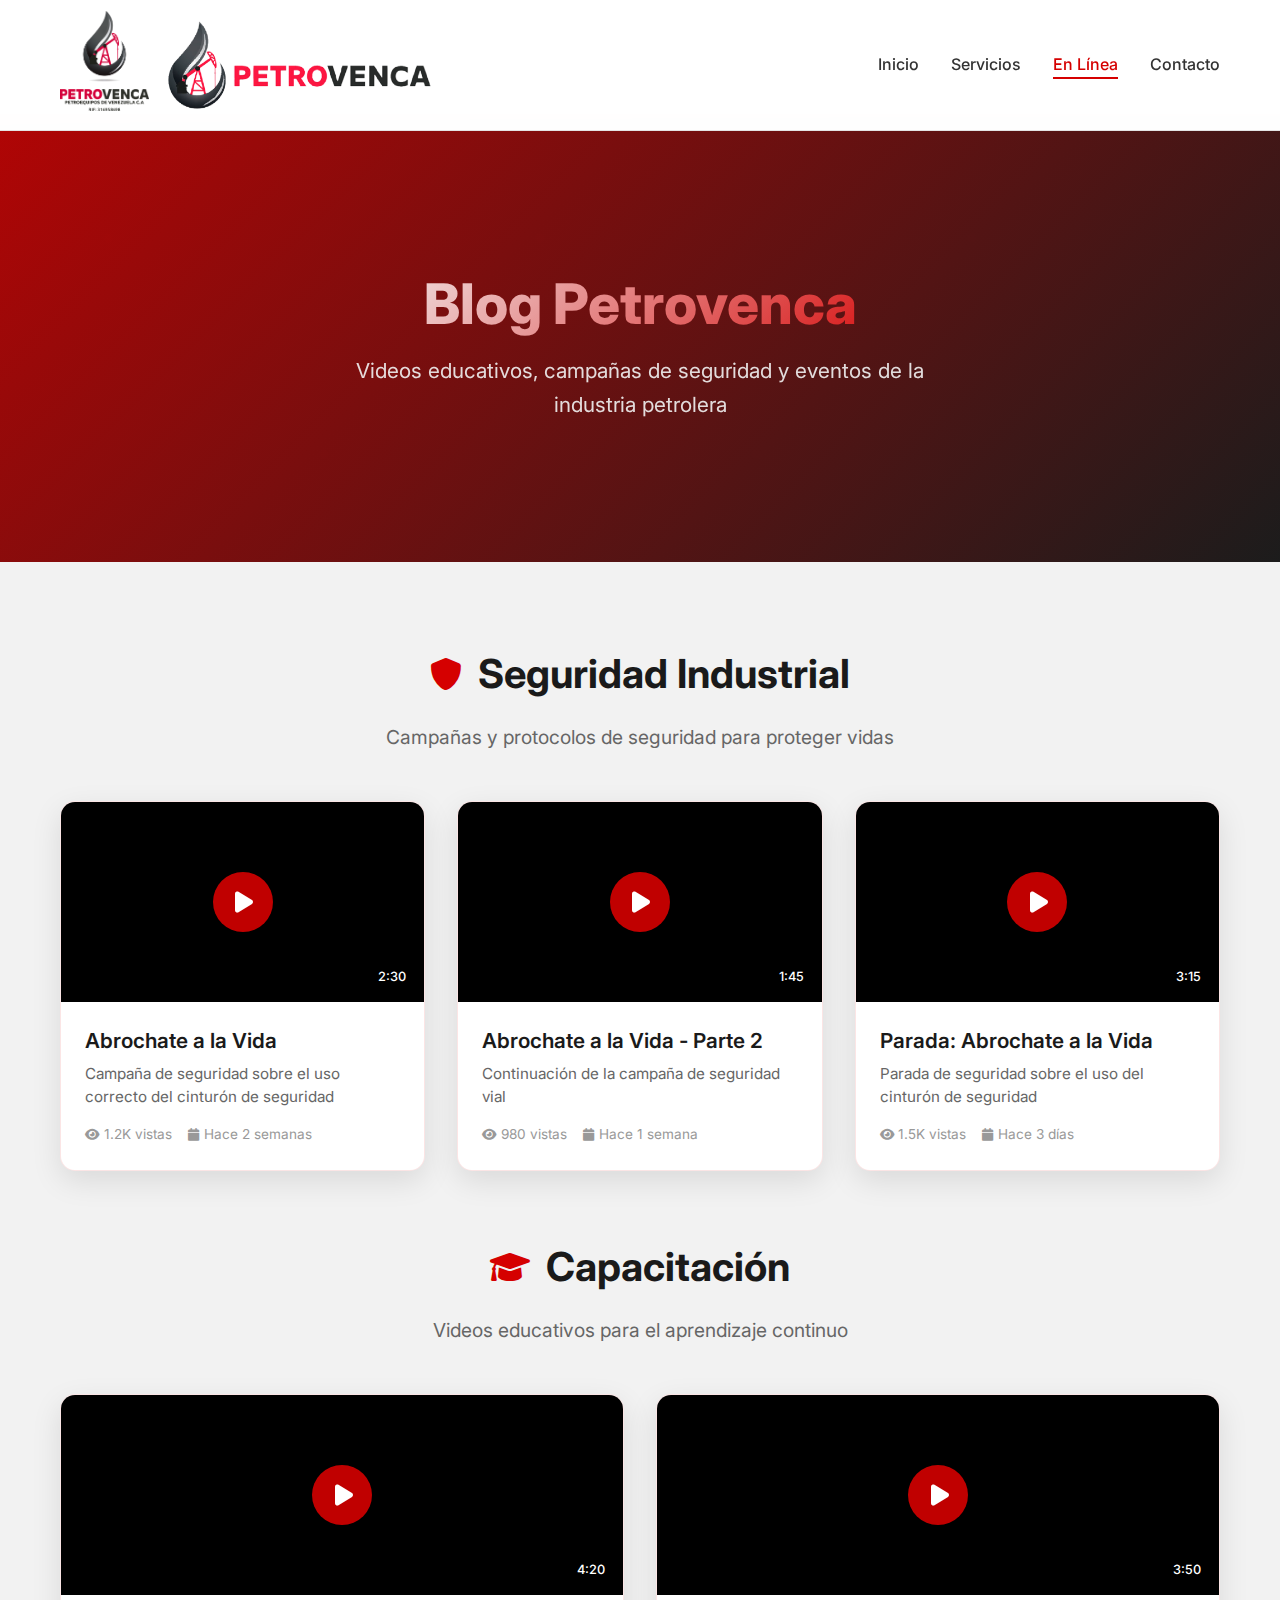
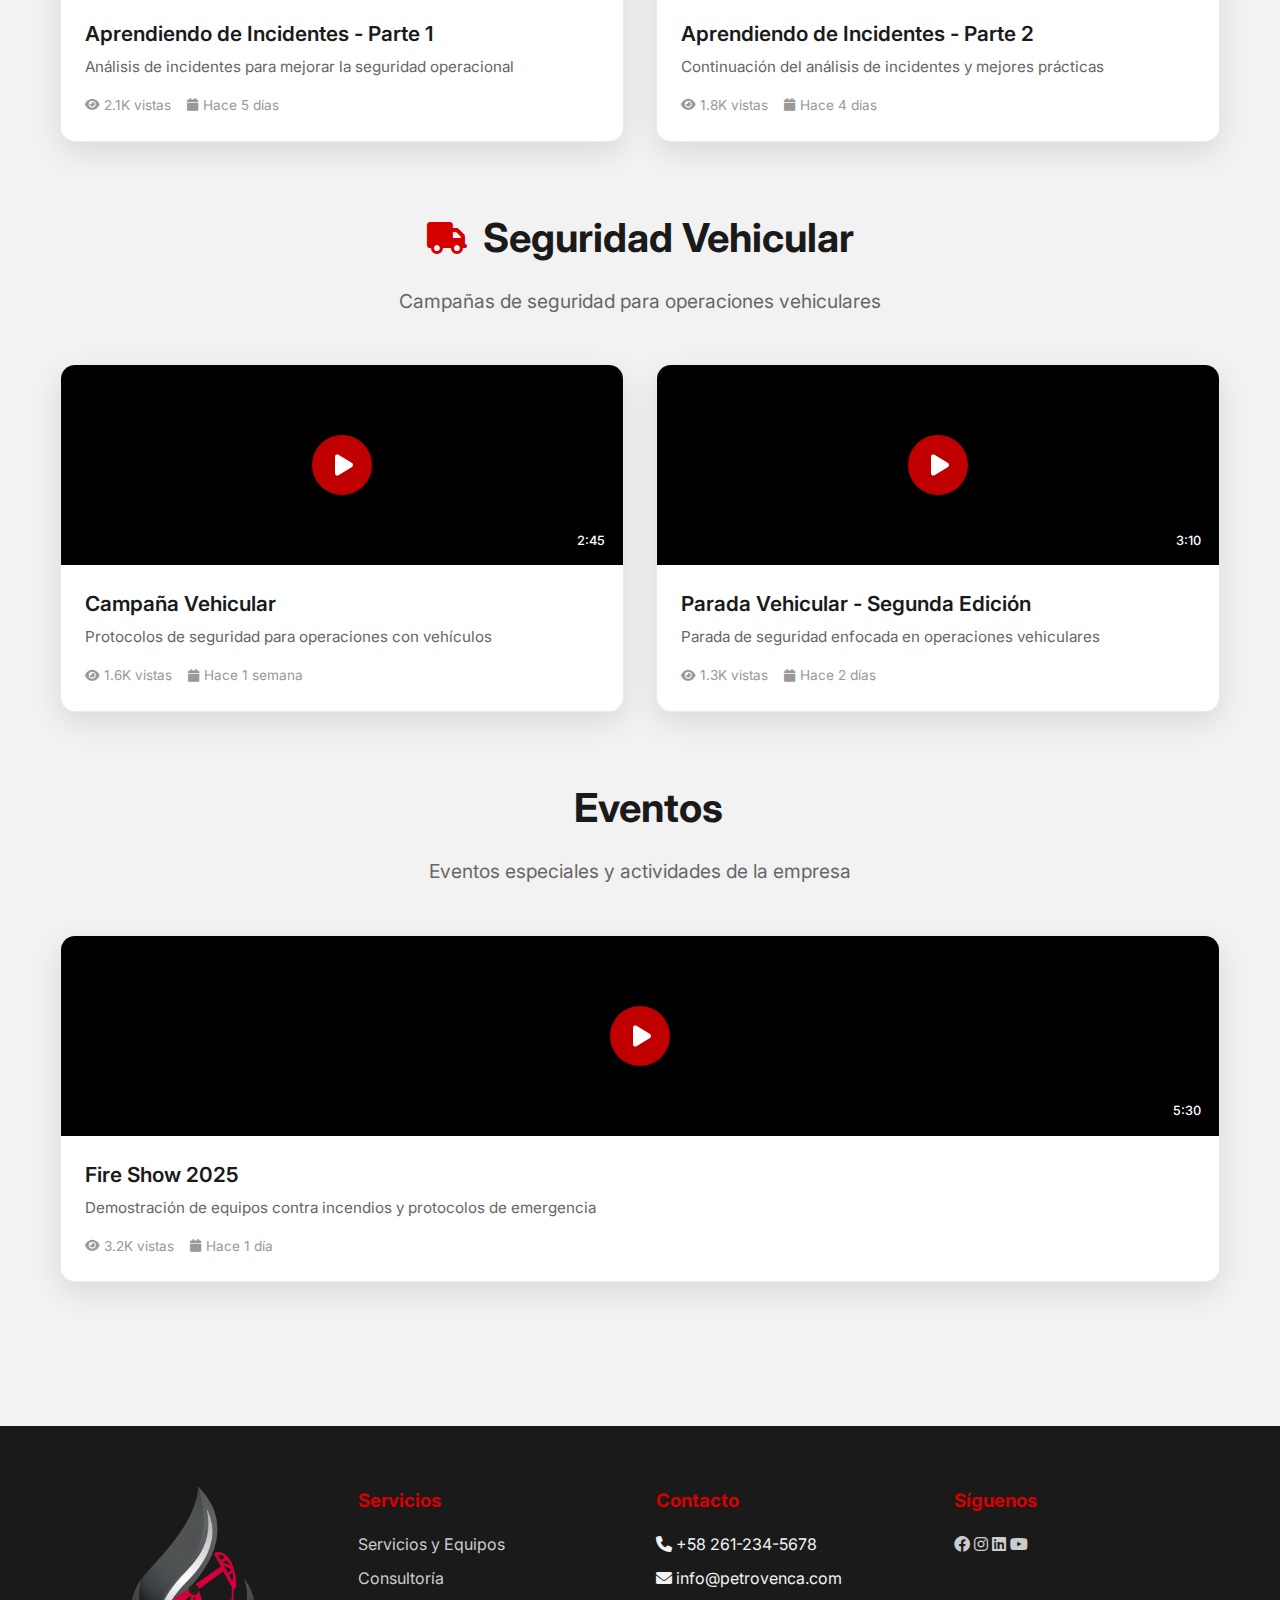
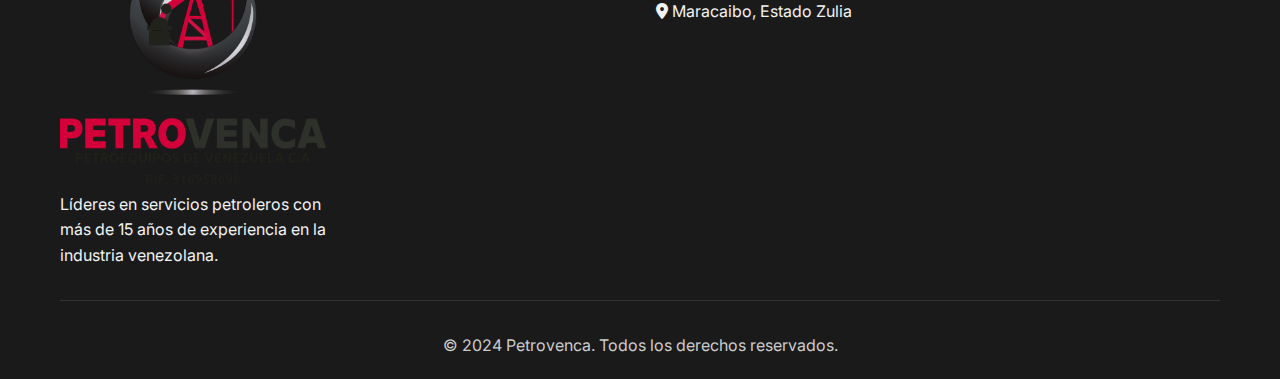
<file: blog.html>
<!DOCTYPE html>
<html lang="es">
<head>
    <meta charset="UTF-8">
    <meta name="viewport" content="width=device-width, initial-scale=1.0, user-scalable=no">
    <meta name="apple-mobile-web-app-capable" content="yes">
    <meta name="apple-mobile-web-app-status-bar-style" content="black-translucent">
    <meta name="format-detection" content="telephone=no">
    <title>Blog - Petrovenca</title>
    <link rel="stylesheet" href="styles.css">
    <link rel="stylesheet" href="https://cdnjs.cloudflare.com/ajax/libs/font-awesome/6.0.0/css/all.min.css">
    <link href="https://fonts.googleapis.com/css2?family=Inter:wght@300;400;500;600;700;800&display=swap" rel="stylesheet">
    
    <!-- Clean Mobile Menu Style -->
    <style>
        /* Clean mobile menu like the reference image */
        @media (max-width: 768px) {
            .nav-menu {
                position: fixed !important;
                left: 0 !important;
                top: 70px !important;
                width: 100% !important;
                background: rgba(255, 255, 255, 0.95) !important;
                backdrop-filter: blur(20px) !important;
                -webkit-backdrop-filter: blur(20px) !important;
                display: flex !important;
                flex-direction: column !important;
                padding: 0 !important;
                z-index: 1000 !important;
                opacity: 0 !important;
                visibility: hidden !important;
                transform: translateY(-20px) !important;
                transition: all 0.3s ease !important;
                border-radius: 0 0 20px 20px !important;
                box-shadow: 0 10px 30px rgba(0, 0, 0, 0.1) !important;
                border-top: 1px solid rgba(0, 0, 0, 0.1) !important;
                height: auto !important;
                max-height: none !important;
            }
            
            .nav-menu.active {
                opacity: 1 !important;
                visibility: visible !important;
                transform: translateY(0) !important;
            }
            
            .nav-item {
                margin: 0 !important;
                opacity: 0 !important;
                transform: translateX(-20px) !important;
                transition: all 0.3s ease !important;
                transition-delay: 0s !important;
            }
            
            .nav-menu.active .nav-item {
                opacity: 1 !important;
                transform: translateX(0) !important;
            }
            
            .nav-menu.active .nav-item:nth-child(1) { transition-delay: 0.1s !important; }
            .nav-menu.active .nav-item:nth-child(2) { transition-delay: 0.15s !important; }
            .nav-menu.active .nav-item:nth-child(3) { transition-delay: 0.2s !important; }
            .nav-menu.active .nav-item:nth-child(4) { transition-delay: 0.25s !important; }
            .nav-menu.active .nav-item:nth-child(5) { transition-delay: 0.3s !important; }
            
            .nav-link {
                font-size: 1.1rem !important;
                font-weight: 500 !important;
                padding: 1rem 1.5rem !important;
                color: #333 !important;
                text-decoration: none !important;
                display: block !important;
                width: 100% !important;
                text-align: left !important;
                transition: all 0.2s ease !important;
                border-bottom: 1px solid rgba(0, 0, 0, 0.05) !important;
            }
            
            .nav-link:hover {
                background: rgba(0, 0, 0, 0.05) !important;
                color: #d31f45 !important;
            }
            
            /* Action buttons container - removed extra spacing */
            
            /* Add action buttons */
            .nav-menu .nav-item:last-child {
                border-bottom: none !important;
            }
            
            /* Mobile Action Buttons */
            .mobile-action-buttons {
                display: none !important;
                padding: 1rem 1.5rem 1.5rem 1.5rem !important;
                background: transparent !important;
                gap: 0.75rem !important;
                flex-direction: column !important;
            }
        }
        
        /* Hide mobile action buttons on desktop */
        @media (min-width: 769px) {
            .mobile-action-buttons {
                display: none !important;
            }
            
            .hamburger {
                display: none !important;
            }
            
            .nav-menu.active .mobile-action-buttons {
                display: flex !important;
                animation: fadeInUp 0.4s ease 0.4s both !important;
            }
            
            .action-btn {
                display: block !important;
                width: 100% !important;
                padding: 0.75rem 1.5rem !important;
                border-radius: 25px !important;
                font-weight: 600 !important;
                font-size: 1rem !important;
                text-align: center !important;
                text-decoration: none !important;
                transition: all 0.3s ease !important;
                border: none !important;
                cursor: pointer !important;
            }
            
            .primary-btn {
                background: #d31f45 !important;
                color: white !important;
            }
            
            .primary-btn:hover {
                background: #b01a3a !important;
                transform: translateY(-1px) !important;
                box-shadow: 0 4px 12px rgba(211, 31, 69, 0.3) !important;
            }
            
            .secondary-btn {
                background: #333 !important;
                color: white !important;
            }
            
            .secondary-btn:hover {
                background: #555 !important;
                transform: translateY(-1px) !important;
                box-shadow: 0 4px 12px rgba(0, 0, 0, 0.3) !important;
            }
            
            @keyframes fadeInUp {
                from {
                    opacity: 0;
                    transform: translateY(20px);
                }
                to {
                    opacity: 1;
                    transform: translateY(0);
                }
            }
            
            .hamburger {
                display: flex !important;
                flex-direction: column !important;
                cursor: pointer !important;
                padding: 0.5rem !important;
                z-index: 1001 !important;
                -webkit-tap-highlight-color: transparent !important;
                -webkit-touch-callout: none !important;
                -webkit-user-select: none !important;
                user-select: none !important;
            }
            
            .hamburger .bar {
                width: 24px !important;
                height: 2px !important;
                background: #333 !important;
                margin: 3px 0 !important;
                border-radius: 1px !important;
                transition: all 0.3s ease !important;
                transform-origin: center !important;
            }
            
            .hamburger.active .bar:nth-child(1) {
                transform: rotate(45deg) translate(5px, 5px) !important;
                background: #333 !important;
            }
            
            .hamburger.active .bar:nth-child(2) {
                opacity: 0 !important;
                transform: scaleX(0) !important;
            }
            
            .hamburger.active .bar:nth-child(3) {
                transform: rotate(-45deg) translate(7px, -6px) !important;
                background: #333 !important;
            }
        }
    </style>
</head>
<body>
    <!-- Navigation -->
    <nav class="navbar">
        <div class="nav-container">
            <div class="nav-logo">
                <a href="index.html">
                    <img src="assets/logos/logo-petrovenca.png" alt="Petrovenca Logo">
                </a>
                <img src="assets/logos/petrovenca logo.png" alt="Petrovenca Text Logo" class="logo-text">
            </div>
            
            <ul class="nav-menu">
                <li class="nav-item">
                    <a href="index.html" class="nav-link">Inicio</a>
                </li>
                <li class="nav-item">
                    <a href="servicios.html" class="nav-link">Servicios</a>
                </li>
                <li class="nav-item">
                    <a href="blog.html" class="nav-link active">En Línea</a>
                </li>
                <li class="nav-item">
                    <a href="contacto.html" class="nav-link">Contacto</a>
                </li>
            </ul>
            
            <!-- Action Buttons for Mobile -->
            <div class="mobile-action-buttons">
                <a href="contacto.html" class="action-btn primary-btn">Contactar</a>
                <a href="servicios.html" class="action-btn secondary-btn">Ver servicios</a>
            </div>
            
            <div class="hamburger">
                <span class="bar"></span>
                <span class="bar"></span>
                <span class="bar"></span>
            </div>
        </div>
    </nav>

    <!-- Blog Hero Section -->
    <section class="blog-hero">
        <div class="hero-overlay"></div>
        <div class="container">
            <div class="hero-content">
                <h1>Blog Petrovenca</h1>
                <p>Videos educativos, campañas de seguridad y eventos de la industria petrolera</p>
            </div>
        </div>
    </section>

    <!-- Blog Content -->
    <section class="blog-content">
        <div class="container">
            <!-- Video Categories -->
            <div class="video-categories">
                <!-- Seguridad Category -->
                <div class="category-section">
                    <div class="category-header">
                        <h2><i class="fas fa-shield-alt"></i> Seguridad Industrial</h2>
                        <p>Campañas y protocolos de seguridad para proteger vidas</p>
                    </div>
                    <div class="video-grid">
                        <div class="video-card" data-video="https://pimdacnznqksduifcibb.supabase.co/storage/v1/object/public/petrovenca-media/videos/seguridad/abrochate-a-la-vida.mp4">
                            <div class="video-thumbnail">
                                <video preload="metadata" muted>
                                    <source src="https://pimdacnznqksduifcibb.supabase.co/storage/v1/object/public/petrovenca-media/videos/seguridad/abrochate-a-la-vida.mp4" type="video/mp4">
                                </video>
                                <div class="play-button">
                                    <i class="fas fa-play"></i>
                                </div>
                                <div class="video-duration">2:30</div>
                            </div>
                            <div class="video-info">
                                <h3>Abrochate a la Vida</h3>
                                <p>Campaña de seguridad sobre el uso correcto del cinturón de seguridad</p>
                                <div class="video-meta">
                                    <span class="views"><i class="fas fa-eye"></i> 1.2K vistas</span>
                                    <span class="date"><i class="fas fa-calendar"></i> Hace 2 semanas</span>
                                </div>
                            </div>
                        </div>

                        <div class="video-card" data-video="https://pimdacnznqksduifcibb.supabase.co/storage/v1/object/public/petrovenca-media/videos/seguridad/abrochate-a-la-vida-2.mp4">
                            <div class="video-thumbnail">
                                <video preload="metadata" muted>
                                    <source src="https://pimdacnznqksduifcibb.supabase.co/storage/v1/object/public/petrovenca-media/videos/seguridad/abrochate-a-la-vida-2.mp4" type="video/mp4">
                                </video>
                                <div class="play-button">
                                    <i class="fas fa-play"></i>
                                </div>
                                <div class="video-duration">1:45</div>
                            </div>
                            <div class="video-info">
                                <h3>Abrochate a la Vida - Parte 2</h3>
                                <p>Continuación de la campaña de seguridad vial</p>
                                <div class="video-meta">
                                    <span class="views"><i class="fas fa-eye"></i> 980 vistas</span>
                                    <span class="date"><i class="fas fa-calendar"></i> Hace 1 semana</span>
                                </div>
                            </div>
                        </div>

                        <div class="video-card" data-video="https://pimdacnznqksduifcibb.supabase.co/storage/v1/object/public/petrovenca-media/videos/seguridad/parada-abrochate-vida.mp4">
                            <div class="video-thumbnail">
                                <video preload="metadata" muted>
                                    <source src="https://pimdacnznqksduifcibb.supabase.co/storage/v1/object/public/petrovenca-media/videos/seguridad/parada-abrochate-vida.mp4" type="video/mp4">
                                </video>
                                <div class="play-button">
                                    <i class="fas fa-play"></i>
                                </div>
                                <div class="video-duration">3:15</div>
                            </div>
                            <div class="video-info">
                                <h3>Parada: Abrochate a la Vida</h3>
                                <p>Parada de seguridad sobre el uso del cinturón de seguridad</p>
                                <div class="video-meta">
                                    <span class="views"><i class="fas fa-eye"></i> 1.5K vistas</span>
                                    <span class="date"><i class="fas fa-calendar"></i> Hace 3 días</span>
                                </div>
                            </div>
                        </div>
                    </div>
                </div>

                <!-- Capacitación Category -->
                <div class="category-section">
                    <div class="category-header">
                        <h2><i class="fas fa-graduation-cap"></i> Capacitación</h2>
                        <p>Videos educativos para el aprendizaje continuo</p>
                    </div>
                    <div class="video-grid">
                        <div class="video-card" data-video="https://pimdacnznqksduifcibb.supabase.co/storage/v1/object/public/petrovenca-media/videos/capacitacion/aprendiendo-incidentes-1.mp4">
                            <div class="video-thumbnail">
                                <video preload="metadata" muted>
                                    <source src="https://pimdacnznqksduifcibb.supabase.co/storage/v1/object/public/petrovenca-media/videos/capacitacion/aprendiendo-incidentes-1.mp4" type="video/mp4">
                                </video>
                                <div class="play-button">
                                    <i class="fas fa-play"></i>
                                </div>
                                <div class="video-duration">4:20</div>
                            </div>
                            <div class="video-info">
                                <h3>Aprendiendo de Incidentes - Parte 1</h3>
                                <p>Análisis de incidentes para mejorar la seguridad operacional</p>
                                <div class="video-meta">
                                    <span class="views"><i class="fas fa-eye"></i> 2.1K vistas</span>
                                    <span class="date"><i class="fas fa-calendar"></i> Hace 5 días</span>
                                </div>
                            </div>
                        </div>

                        <div class="video-card" data-video="https://pimdacnznqksduifcibb.supabase.co/storage/v1/object/public/petrovenca-media/videos/capacitacion/aprendiendo-incidentes-2.mp4">
                            <div class="video-thumbnail">
                                <video preload="metadata" muted>
                                    <source src="https://pimdacnznqksduifcibb.supabase.co/storage/v1/object/public/petrovenca-media/videos/capacitacion/aprendiendo-incidentes-2.mp4" type="video/mp4">
                                </video>
                                <div class="play-button">
                                    <i class="fas fa-play"></i>
                                </div>
                                <div class="video-duration">3:50</div>
                            </div>
                            <div class="video-info">
                                <h3>Aprendiendo de Incidentes - Parte 2</h3>
                                <p>Continuación del análisis de incidentes y mejores prácticas</p>
                                <div class="video-meta">
                                    <span class="views"><i class="fas fa-eye"></i> 1.8K vistas</span>
                                    <span class="date"><i class="fas fa-calendar"></i> Hace 4 días</span>
                                </div>
                            </div>
                        </div>
                    </div>
                </div>

                <!-- Vehicular Category -->
                <div class="category-section">
                    <div class="category-header">
                        <h2><i class="fas fa-truck"></i> Seguridad Vehicular</h2>
                        <p>Campañas de seguridad para operaciones vehiculares</p>
                    </div>
                    <div class="video-grid">
                        <div class="video-card" data-video="https://pimdacnznqksduifcibb.supabase.co/storage/v1/object/public/petrovenca-media/videos/vehicular/campana-vehicular.mp4">
                            <div class="video-thumbnail">
                                <video preload="metadata" muted>
                                    <source src="https://pimdacnznqksduifcibb.supabase.co/storage/v1/object/public/petrovenca-media/videos/vehicular/campana-vehicular.mp4" type="video/mp4">
                                </video>
                                <div class="play-button">
                                    <i class="fas fa-play"></i>
                                </div>
                                <div class="video-duration">2:45</div>
                            </div>
                            <div class="video-info">
                                <h3>Campaña Vehicular</h3>
                                <p>Protocolos de seguridad para operaciones con vehículos</p>
                                <div class="video-meta">
                                    <span class="views"><i class="fas fa-eye"></i> 1.6K vistas</span>
                                    <span class="date"><i class="fas fa-calendar"></i> Hace 1 semana</span>
                                </div>
                            </div>
                        </div>

                        <div class="video-card" data-video="https://pimdacnznqksduifcibb.supabase.co/storage/v1/object/public/petrovenca-media/videos/vehicular/parada-vehicular-2.mp4">
                            <div class="video-thumbnail">
                                <video preload="metadata" muted>
                                    <source src="https://pimdacnznqksduifcibb.supabase.co/storage/v1/object/public/petrovenca-media/videos/vehicular/parada-vehicular-2.mp4" type="video/mp4">
                                </video>
                                <div class="play-button">
                                    <i class="fas fa-play"></i>
                                </div>
                                <div class="video-duration">3:10</div>
                            </div>
                            <div class="video-info">
                                <h3>Parada Vehicular - Segunda Edición</h3>
                                <p>Parada de seguridad enfocada en operaciones vehiculares</p>
                                <div class="video-meta">
                                    <span class="views"><i class="fas fa-eye"></i> 1.3K vistas</span>
                                    <span class="date"><i class="fas fa-calendar"></i> Hace 2 días</span>
                                </div>
                            </div>
                        </div>
                    </div>
                </div>

                <!-- Eventos Category -->
                <div class="category-section">
                    <div class="category-header">
                        <h2><i class="fas fa-calendar-star"></i> Eventos</h2>
                        <p>Eventos especiales y actividades de la empresa</p>
                    </div>
                    <div class="video-grid">
                        <div class="video-card" data-video="https://pimdacnznqksduifcibb.supabase.co/storage/v1/object/public/petrovenca-media/videos/eventos/fire-show-2025.mp4">
                            <div class="video-thumbnail">
                                <video preload="metadata" muted>
                                    <source src="https://pimdacnznqksduifcibb.supabase.co/storage/v1/object/public/petrovenca-media/videos/eventos/fire-show-2025.mp4" type="video/mp4">
                                </video>
                                <div class="play-button">
                                    <i class="fas fa-play"></i>
                                </div>
                                <div class="video-duration">5:30</div>
                            </div>
                            <div class="video-info">
                                <h3>Fire Show 2025</h3>
                                <p>Demostración de equipos contra incendios y protocolos de emergencia</p>
                                <div class="video-meta">
                                    <span class="views"><i class="fas fa-eye"></i> 3.2K vistas</span>
                                    <span class="date"><i class="fas fa-calendar"></i> Hace 1 día</span>
                                </div>
                            </div>
                        </div>
                    </div>
                </div>
            </div>
        </div>
    </section>

    <!-- Video Modal -->
    <div id="videoModal" class="video-modal">
        <div class="modal-content">
            <div class="modal-header">
                <h3 id="modalTitle">Título del Video</h3>
                <button class="close-btn" id="closeModal">
                    <i class="fas fa-times"></i>
                </button>
            </div>
            <video id="modalVideo" controls autoplay controlsList="nodownload noremoteplayback" disablePictureInPicture>
                <source src="" type="video/mp4">
                Tu navegador no soporta la reproducción de videos.
            </video>
            <div class="modal-info">
                <p id="modalDescription">Descripción del video</p>
                <div class="modal-meta">
                    <span id="modalViews"><i class="fas fa-eye"></i> 0 vistas</span>
                    <span id="modalDate"><i class="fas fa-calendar"></i> Fecha</span>
                </div>
            </div>
        </div>
    </div>

    <!-- Footer -->
    <footer class="footer">
        <div class="container">
            <div class="footer-content">
                <div class="footer-section">
                    <div class="footer-logo">
                        <img src="assets/logos/logo-petrovenca.png" alt="Petrovenca Logo">
                    </div>
                    <p>Líderes en servicios petroleros con más de 15 años de experiencia en la industria venezolana.</p>
                </div>
                
                <div class="footer-section">
                    <h3>Servicios</h3>
                    <ul>
                        <li><a href="servicios.html">Servicios y Equipos</a></li>
                        <li><a href="contacto.html">Consultoría</a></li>
                    </ul>
                </div>
                
                <div class="footer-section">
                    <h3>Contacto</h3>
                    <ul>
                        <li><i class="fas fa-phone"></i> +58 261-234-5678</li>
                        <li><i class="fas fa-envelope"></i> info@petrovenca.com</li>
                        <li><i class="fas fa-map-marker-alt"></i> Maracaibo, Estado Zulia</li>
                    </ul>
                </div>
                
                <div class="footer-section">
                    <h3>Síguenos</h3>
                    <div class="social-links">
                        <a href="#"><i class="fab fa-facebook"></i></a>
                        <a href="#"><i class="fab fa-instagram"></i></a>
                        <a href="#"><i class="fab fa-linkedin"></i></a>
                        <a href="#"><i class="fab fa-youtube"></i></a>
                    </div>
                </div>
            </div>
            
            <div class="footer-bottom">
                <p>&copy; 2024 Petrovenca. Todos los derechos reservados.</p>
            </div>
        </div>
    </footer>

    <script src="script.js"></script>
    
    <!-- Universal mobile menu script -->
    <script>
        // Universal mobile menu handler
        function handleMobileMenu() {
            console.log('Mobile menu handler called');
            const hamburger = document.querySelector('.hamburger');
            const navMenu = document.querySelector('.nav-menu');
            
            if (hamburger && navMenu) {
                const isActive = navMenu.classList.contains('active');
                
                if (isActive) {
                    // Close menu
                    hamburger.classList.remove('active');
                    navMenu.classList.remove('active');
                    document.body.style.overflow = 'auto';
                    console.log('Menu closed');
                } else {
                    // Open menu
                    hamburger.classList.add('active');
                    navMenu.classList.add('active');
                    document.body.style.overflow = 'hidden';
                    console.log('Menu opened');
                }
            }
        }
        
        // Set up event listeners when page loads
        document.addEventListener('DOMContentLoaded', function() {
            const hamburger = document.querySelector('.hamburger');
            const navMenu = document.querySelector('.nav-menu');
            
            if (hamburger && navMenu) {
                console.log('Setting up mobile menu');
                
                // Multiple event listeners for maximum compatibility
                hamburger.addEventListener('click', handleMobileMenu);
                hamburger.addEventListener('touchend', handleMobileMenu);
                hamburger.addEventListener('touchstart', function(e) {
                    e.preventDefault();
                }, { passive: false });
                
                // Close menu when clicking nav links
                const navLinks = document.querySelectorAll('.nav-link');
                navLinks.forEach(link => {
                    link.addEventListener('click', function() {
                        hamburger.classList.remove('active');
                        navMenu.classList.remove('active');
                        document.body.style.overflow = 'auto';
                    });
                });
                
                // Close menu when clicking action buttons
                const actionButtons = document.querySelectorAll('.action-btn');
                actionButtons.forEach(button => {
                    button.addEventListener('click', function() {
                        hamburger.classList.remove('active');
                        navMenu.classList.remove('active');
                        document.body.style.overflow = 'auto';
                    });
                });
            }
        });
    </script>
    
    <script>
        // Blog specific JavaScript
        document.addEventListener('DOMContentLoaded', function() {
            // Video modal functionality
            const videoModal = document.getElementById('videoModal');
            const modalVideo = document.getElementById('modalVideo');
            const modalTitle = document.getElementById('modalTitle');
            const modalDescription = document.getElementById('modalDescription');
            const modalViews = document.getElementById('modalViews');
            const modalDate = document.getElementById('modalDate');
            const closeModal = document.getElementById('closeModal');
            const videoCards = document.querySelectorAll('.video-card');

            // Open modal when video card is clicked
            videoCards.forEach(card => {
                card.addEventListener('click', function() {
                    const videoSrc = this.getAttribute('data-video');
                    const title = this.querySelector('h3').textContent;
                    const description = this.querySelector('.video-info p').textContent;
                    const views = this.querySelector('.views').textContent;
                    const date = this.querySelector('.date').textContent;

                    modalVideo.src = videoSrc;
                    modalTitle.textContent = title;
                    modalDescription.textContent = description;
                    modalViews.textContent = views;
                    modalDate.textContent = date;

                    videoModal.style.display = 'flex';
                    document.body.classList.add('modal-open');
                    
                    // Auto play the video with audio
                    modalVideo.muted = false;
                    modalVideo.play().catch(e => {
                        console.log('Autoplay with audio prevented, trying muted:', e);
                        // If autoplay with audio fails, try muted
                        modalVideo.muted = true;
                        modalVideo.play().then(() => {
                            // Unmute after a short delay
                            setTimeout(() => {
                                modalVideo.muted = false;
                            }, 1000);
                        }).catch(err => {
                            console.log('Autoplay completely prevented:', err);
                        });
                    });
                });
            });

            // Close modal
            closeModal.addEventListener('click', function() {
                videoModal.style.display = 'none';
                modalVideo.pause();
                modalVideo.currentTime = 0;
                document.body.classList.remove('modal-open');
            });

            // Close modal when clicking outside
            videoModal.addEventListener('click', function(e) {
                if (e.target === videoModal) {
                    videoModal.style.display = 'none';
                    modalVideo.pause();
                    modalVideo.currentTime = 0;
                    document.body.classList.remove('modal-open');
                }
            });

            // Close modal with Escape key
            document.addEventListener('keydown', function(e) {
                if (e.key === 'Escape' && videoModal.style.display === 'flex') {
                    videoModal.style.display = 'none';
                    modalVideo.pause();
                    modalVideo.currentTime = 0;
                    document.body.classList.remove('modal-open');
                }
            });

            // Generate video thumbnails
            const videoElements = document.querySelectorAll('.video-thumbnail video');
            videoElements.forEach(video => {
                video.addEventListener('loadedmetadata', function() {
                    // Set current time to 1 second to get a good thumbnail
                    this.currentTime = 1;
                });
                
                video.addEventListener('seeked', function() {
                    // Thumbnail is now set
                });
            });

            // Disable right-click context menu on modal video
            modalVideo.addEventListener('contextmenu', function(e) {
                e.preventDefault();
                return false;
            });

            // Disable drag and drop on modal video
            modalVideo.addEventListener('dragstart', function(e) {
                e.preventDefault();
                return false;
            });

            // Disable text selection on modal video
            modalVideo.addEventListener('selectstart', function(e) {
                e.preventDefault();
                return false;
            });
        });
    </script>
</body>
</html>
</file>
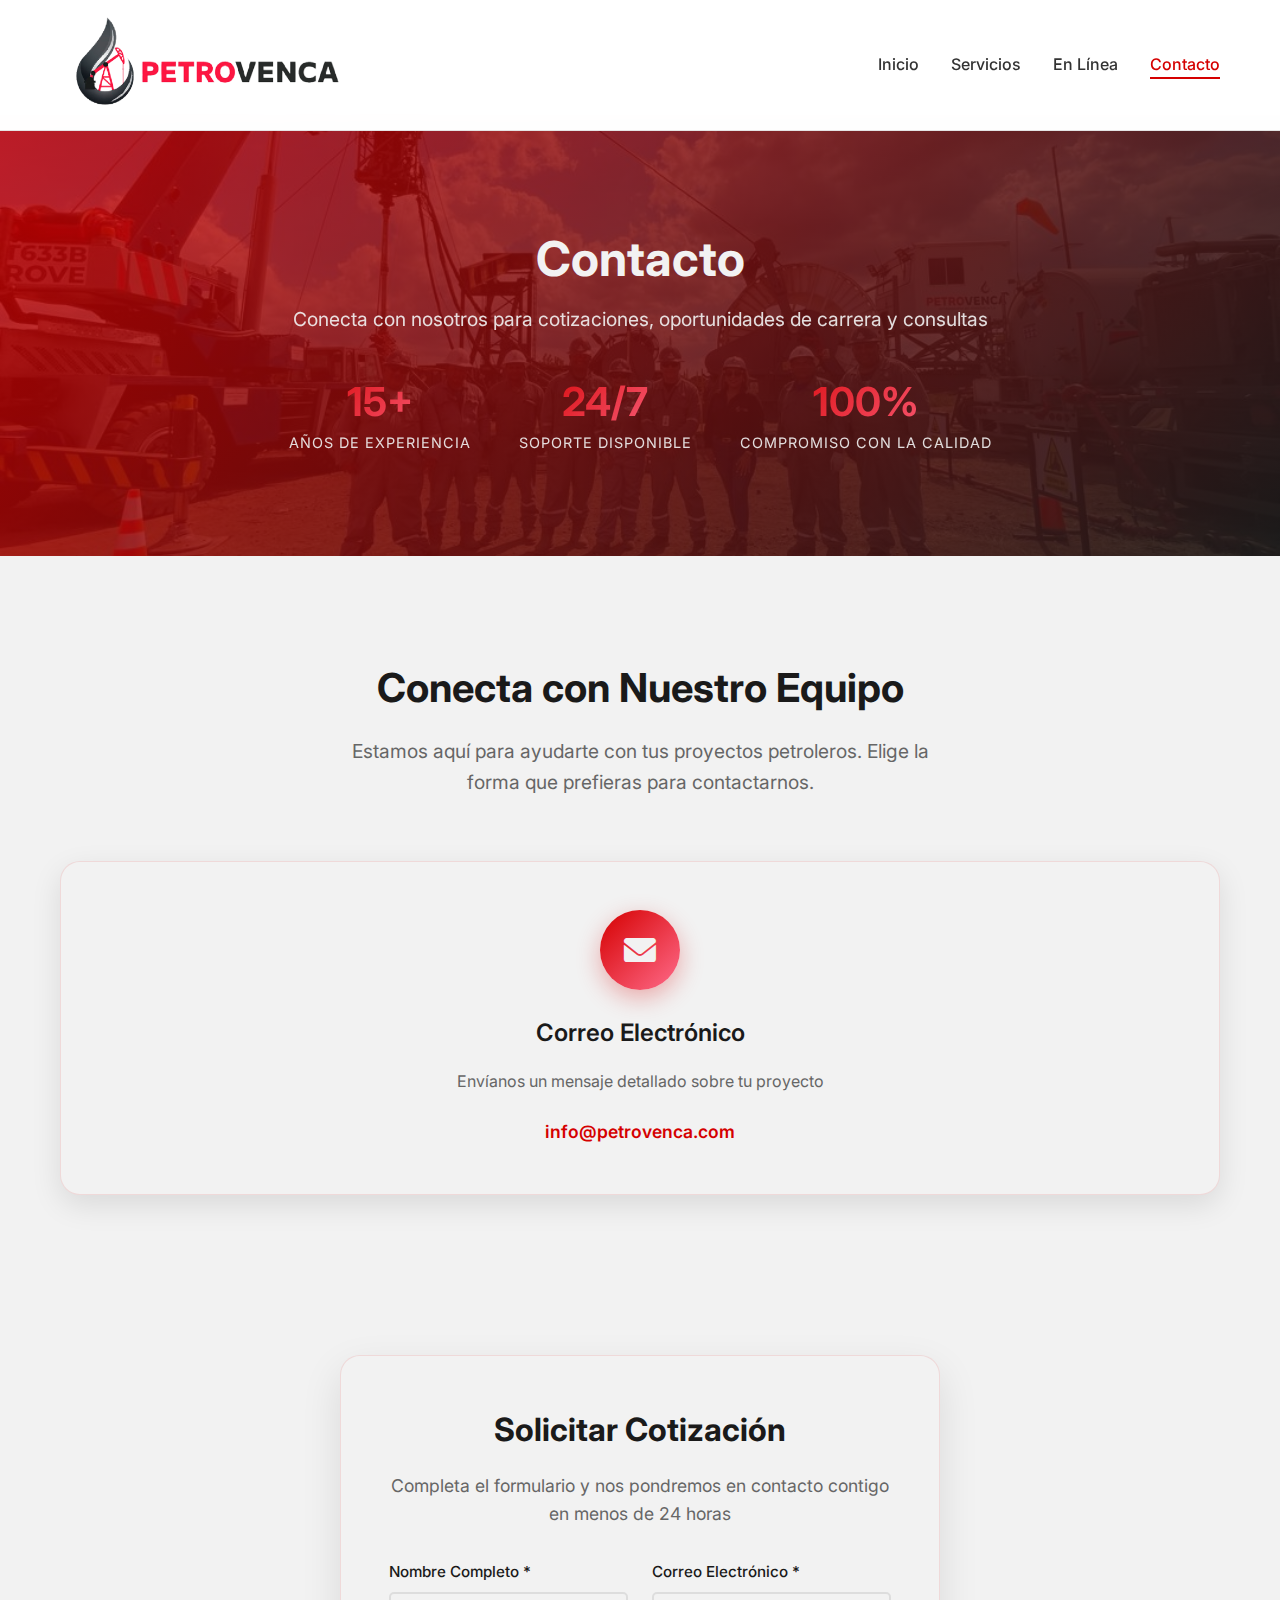
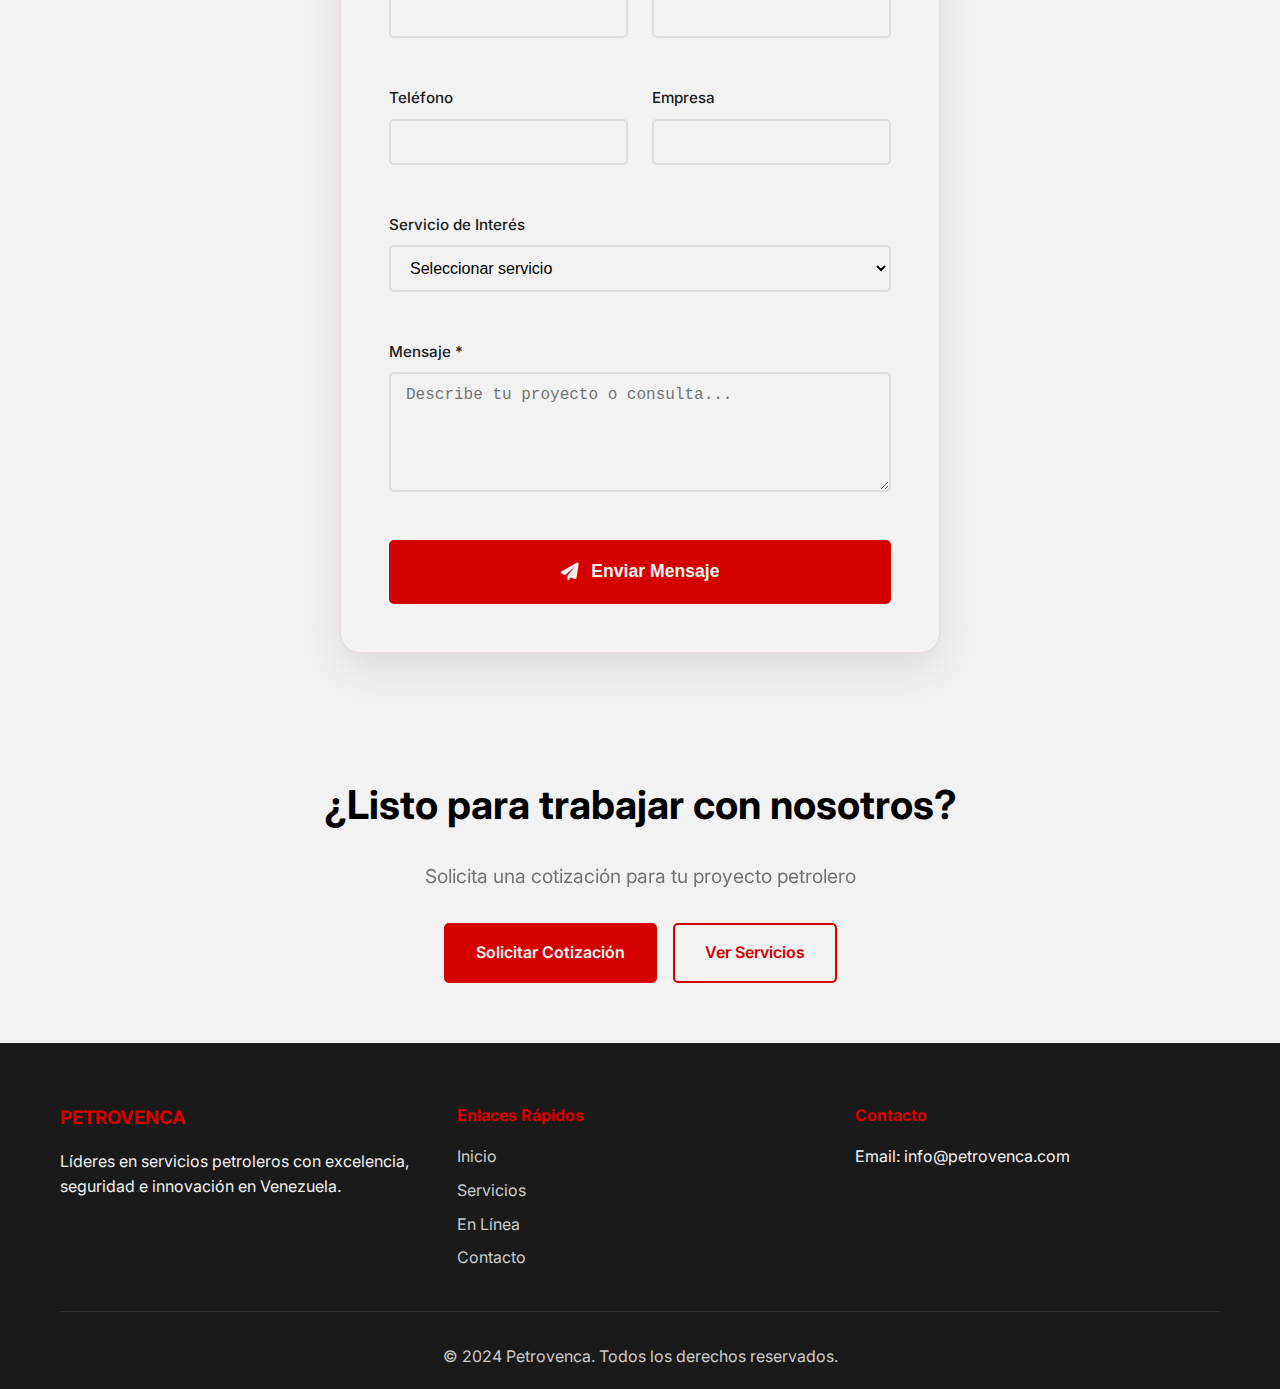
<file: contacto.html>
<!DOCTYPE html>
<html lang="es">
<head>
    <meta charset="UTF-8">
    <meta name="viewport" content="width=device-width, initial-scale=1.0, user-scalable=no">
    <meta name="apple-mobile-web-app-capable" content="yes">
    <meta name="apple-mobile-web-app-status-bar-style" content="black-translucent">
    <meta name="format-detection" content="telephone=no">
    <title>Contacto - Petrovenca | Cotizaciones y Carreras Oil & Gas</title>
    <meta name="description" content="Contacta con Petrovenca para cotizaciones de servicios petroleros, oportunidades de carrera y consultas. Maracaibo, Venezuela. Formulario de contacto y vacantes disponibles.">
    <meta name="keywords" content="contacto Petrovenca, cotizaciones petroleras, carreras oil & gas, empleos Venezuela, Maracaibo, servicios petroleros">
    <meta name="author" content="Petrovenca">
    
    <!-- Favicon -->
    <link rel="icon" type="image/png" href="assets/logos/logo petrovenca.png">
    <link rel="apple-touch-icon" href="assets/logos/logo petrovenca.png">
    
    <link rel="stylesheet" href="styles.css">
    <link href="https://fonts.googleapis.com/css2?family=Inter:wght@300;400;500;600;700&display=swap" rel="stylesheet">
    <link rel="stylesheet" href="https://cdnjs.cloudflare.com/ajax/libs/font-awesome/6.0.0/css/all.min.css">
    
    <!-- Clean Mobile Menu Style -->
    <style>
        /* Clean mobile menu like the reference image */
        @media (max-width: 768px) {
            .nav-menu {
                position: fixed !important;
                left: 0 !important;
                top: 110px !important;
                width: 100% !important;
                background: rgba(255, 255, 255, 0.95) !important;
                backdrop-filter: blur(20px) !important;
                -webkit-backdrop-filter: blur(20px) !important;
                display: flex !important;
                flex-direction: column !important;
                padding: 0 !important;
                z-index: 1000 !important;
                opacity: 0 !important;
                visibility: hidden !important;
                transform: translateY(-20px) !important;
                transition: all 0.3s ease !important;
                border-radius: 0 0 20px 20px !important;
                box-shadow: 0 10px 30px rgba(0, 0, 0, 0.1) !important;
                border-top: 1px solid rgba(0, 0, 0, 0.1) !important;
                height: auto !important;
                max-height: none !important;
            }
            
            .nav-menu.active {
                opacity: 1 !important;
                visibility: visible !important;
                transform: translateY(0) !important;
            }
            
            .nav-item {
                margin: 0 !important;
                opacity: 0 !important;
                transform: translateX(-20px) !important;
                transition: all 0.3s ease !important;
                transition-delay: 0s !important;
            }
            
            .nav-menu.active .nav-item {
                opacity: 1 !important;
                transform: translateX(0) !important;
            }
            
            .nav-menu.active .nav-item:nth-child(1) { transition-delay: 0.1s !important; }
            .nav-menu.active .nav-item:nth-child(2) { transition-delay: 0.15s !important; }
            .nav-menu.active .nav-item:nth-child(3) { transition-delay: 0.2s !important; }
            .nav-menu.active .nav-item:nth-child(4) { transition-delay: 0.25s !important; }
            .nav-menu.active .nav-item:nth-child(5) { transition-delay: 0.3s !important; }
            
            .nav-link {
                font-size: 1.1rem !important;
                font-weight: 500 !important;
                padding: 1rem 1.5rem !important;
                color: #333 !important;
                text-decoration: none !important;
                display: block !important;
                width: 100% !important;
                text-align: left !important;
                transition: all 0.2s ease !important;
                border-bottom: 1px solid rgba(0, 0, 0, 0.05) !important;
            }
            
            .nav-link:hover {
                background: rgba(0, 0, 0, 0.05) !important;
                color: #D50000 !important;
            }
            
            /* Action buttons container - removed extra spacing */
            
            /* Add action buttons */
            .nav-menu .nav-item:last-child {
                border-bottom: none !important;
            }
            
            /* Mobile Action Buttons */
            .mobile-action-buttons {
                display: none !important;
                padding: 1rem 1.5rem 1.5rem 1.5rem !important;
                background: transparent !important;
                gap: 0.75rem !important;
                flex-direction: column !important;
            }
        }
        
        /* Hide mobile action buttons on desktop */
        @media (min-width: 769px) {
            .mobile-action-buttons {
                display: none !important;
            }
            
            .hamburger {
                display: none !important;
            }
            
            .nav-menu.active .mobile-action-buttons {
                display: flex !important;
                animation: fadeInUp 0.4s ease 0.4s both !important;
            }
            
            .action-btn {
                display: block !important;
                width: 100% !important;
                padding: 0.75rem 1.5rem !important;
                border-radius: 25px !important;
                font-weight: 600 !important;
                font-size: 1rem !important;
                text-align: center !important;
                text-decoration: none !important;
                transition: all 0.3s ease !important;
                border: none !important;
                cursor: pointer !important;
            }
            
            .primary-btn {
                background: #D50000 !important;
                color: white !important;
            }
            
            .primary-btn:hover {
                background: #A00D25 !important;
                transform: translateY(-1px) !important;
                box-shadow: 0 4px 12px rgba(211, 31, 69, 0.3) !important;
            }
            
            .secondary-btn {
                background: #333 !important;
                color: white !important;
            }
            
            .secondary-btn:hover {
                background: #555 !important;
                transform: translateY(-1px) !important;
                box-shadow: 0 4px 12px rgba(0, 0, 0, 0.3) !important;
            }
            
            @keyframes fadeInUp {
                from {
                    opacity: 0;
                    transform: translateY(20px);
                }
                to {
                    opacity: 1;
                    transform: translateY(0);
                }
            }
            
            .hamburger {
                display: flex !important;
                flex-direction: column !important;
                cursor: pointer !important;
                padding: 0.5rem !important;
                z-index: 1001 !important;
                -webkit-tap-highlight-color: transparent !important;
                -webkit-touch-callout: none !important;
                -webkit-user-select: none !important;
                user-select: none !important;
            }
            
            .hamburger .bar {
                width: 24px !important;
                height: 2px !important;
                background: #333 !important;
                margin: 3px 0 !important;
                border-radius: 1px !important;
                transition: all 0.3s ease !important;
                transform-origin: center !important;
            }
            
            .hamburger.active .bar:nth-child(1) {
                transform: rotate(45deg) translate(5px, 5px) !important;
                background: #333 !important;
            }
            
            .hamburger.active .bar:nth-child(2) {
                opacity: 0 !important;
                transform: scaleX(0) !important;
            }
            
            .hamburger.active .bar:nth-child(3) {
                transform: rotate(-45deg) translate(7px, -6px) !important;
                background: #333 !important;
            }
        }
    </style>
</head>
<body>
    <!-- Navigation -->
    <nav class="navbar">
        <div class="nav-container">
            <div class="nav-logo">
                <a href="index.html">
                    <img src="assets/logos/logopetrovenca.png" alt="Petrovenca Logo">
                </a>
            </div>
            <ul class="nav-menu">
                <li class="nav-item">
                    <a href="index.html" class="nav-link">Inicio</a>
                </li>
                <li class="nav-item">
                    <a href="servicios.html" class="nav-link">Servicios</a>
                </li>
                <li class="nav-item">
                    <a href="blog.html" class="nav-link">En Línea</a>
                </li>
                <li class="nav-item">
                    <a href="contacto.html" class="nav-link active">Contacto</a>
                </li>
            </ul>
            
            <!-- Action Buttons for Mobile -->
            <div class="mobile-action-buttons">
                <a href="contacto.html" class="action-btn primary-btn">Contactar</a>
                <a href="servicios.html" class="action-btn secondary-btn">Conocer más servicios</a>
            </div>
            <div class="hamburger" onclick="toggleMobileMenu()">
                <span class="bar"></span>
                <span class="bar"></span>
                <span class="bar"></span>
            </div>
        </div>
    </nav>

    <!-- Hero Section -->
    <section class="contact-hero">
        <div class="hero-background"></div>
        <div class="hero-overlay"></div>
        <div class="container">
            <div class="hero-content">
                <h1>Contacto</h1>
                <p>Conecta con nosotros para cotizaciones, oportunidades de carrera y consultas</p>
                <div class="hero-stats">
                    <div class="stat">
                        <span class="number stat-number" data-target="15">15+</span>
                        <span class="label">Años de Experiencia</span>
                    </div>
                    <div class="stat">
                        <span class="number stat-number" data-target="24">24/7</span>
                        <span class="label">Soporte Disponible</span>
                    </div>
                    <div class="stat">
                        <span class="number stat-number" data-target="100">100%</span>
                        <span class="label">Compromiso con la Calidad</span>
                    </div>
                </div>
            </div>
        </div>
    </section>

    <!-- Contact Overview -->
    <section class="contact-overview">
        <div class="container">
            <div class="section-header">
                <h2>Conecta con Nuestro Equipo</h2>
                <p>Estamos aquí para ayudarte con tus proyectos petroleros. Elige la forma que prefieras para contactarnos.</p>
            </div>
            
            <div class="contact-methods">
                <div class="contact-method">
                    <div class="method-icon">
                        <i class="fas fa-envelope"></i>
                    </div>
                    <h3>Correo Electrónico</h3>
                    <p>Envíanos un mensaje detallado sobre tu proyecto</p>
                    <a href="mailto:info@petrovenca.com" class="method-link">info@petrovenca.com</a>
                </div>
            </div>
        </div>
    </section>

    <!-- Contact Form and Info -->
    <section class="contact-main">
        <div class="container">
            <div class="contact-layout">
                <!-- Contact Form -->
                <div class="contact-form-section">
                    <div class="form-header">
                        <h2>Solicitar Cotización</h2>
                        <p>Completa el formulario y nos pondremos en contacto contigo en menos de 24 horas</p>
                    </div>
                    
                    <form id="contactForm" class="modern-form">
                        <div class="form-row">
                            <div class="form-group">
                                <label for="name">Nombre Completo *</label>
                                <input type="text" id="name" name="name" required>
                            </div>
                            
                            <div class="form-group">
                                <label for="email">Correo Electrónico *</label>
                                <input type="email" id="email" name="email" required>
                            </div>
                        </div>
                        
                        <div class="form-row">
                            <div class="form-group">
                                <label for="phone">Teléfono</label>
                                <input type="tel" id="phone" name="phone">
                            </div>
                            
                            <div class="form-group">
                                <label for="company">Empresa</label>
                                <input type="text" id="company" name="company">
                            </div>
                        </div>
                        
                        <div class="form-group">
                            <label for="service">Servicio de Interés</label>
                            <select id="service" name="service">
                                <option value="">Seleccionar servicio</option>
                                <option value="perforacion">Perforación de Pozos</option>
                                <option value="mantenimiento">Mantenimiento de Equipos</option>
                                <option value="consultoria">Consultoría Técnica</option>
                                <option value="logistica">Logística y Transporte</option>
                                <option value="seguridad">Seguridad Industrial</option>
                                <option value="tecnologia">Soluciones Tecnológicas</option>
                                <option value="otro">Otro</option>
                            </select>
                        </div>
                        
                        <div class="form-group">
                            <label for="message">Mensaje *</label>
                            <textarea id="message" name="message" placeholder="Describe tu proyecto o consulta..." required></textarea>
                        </div>
                        
                        <button type="submit" class="btn btn-primary btn-large">
                            <i class="fas fa-paper-plane"></i>
                            Enviar Mensaje
                        </button>
                    </form>
                </div>
            </div>
        </div>
    </section>


    <!-- CTA Section -->
    <section class="cta">
        <div class="container">
            <div class="cta-content">
                <h2>¿Listo para trabajar con nosotros?</h2>
                <p>Solicita una cotización para tu proyecto petrolero</p>
                <div class="cta-buttons">
                    <a href="#contact" class="btn btn-primary">Solicitar Cotización</a>
                    <a href="servicios.html" class="btn btn-secondary">Ver Servicios</a>
                </div>
            </div>
        </div>
    </section>

    <!-- Footer -->
    <footer class="footer">
        <div class="container">
            <div class="footer-content">
                <div class="footer-section">
                    <h3>PETROVENCA</h3>
                    <p>Líderes en servicios petroleros con excelencia, seguridad e innovación en Venezuela.</p>
                </div>
                <div class="footer-section">
                    <h4>Enlaces Rápidos</h4>
                    <ul>
                        <li><a href="index.html">Inicio</a></li>
                        <li><a href="servicios.html">Servicios</a></li>
                        <li><a href="blog.html">En Línea</a></li>
                        <li><a href="contacto.html">Contacto</a></li>
                    </ul>
                </div>
                <div class="footer-section">
                    <h4>Contacto</h4>
                    <p>Email: info@petrovenca.com</p>
                </div>
            </div>
            <div class="footer-bottom">
                <p>&copy; 2024 Petrovenca. Todos los derechos reservados.</p>
            </div>
        </div>
    </footer>

    <script src="script.js"></script>
    
    <!-- Universal mobile menu script -->
    <script>
        // Universal mobile menu handler
        function handleMobileMenu() {
            console.log('Mobile menu handler called');
            const hamburger = document.querySelector('.hamburger');
            const navMenu = document.querySelector('.nav-menu');
            
            if (hamburger && navMenu) {
                const isActive = navMenu.classList.contains('active');
                
                if (isActive) {
                    // Close menu
                    hamburger.classList.remove('active');
                    navMenu.classList.remove('active');
                    document.body.style.overflow = 'auto';
                    console.log('Menu closed');
                } else {
                    // Open menu
                    hamburger.classList.add('active');
                    navMenu.classList.add('active');
                    document.body.style.overflow = 'hidden';
                    console.log('Menu opened');
                }
            }
        }
        
        // Set up event listeners when page loads
        document.addEventListener('DOMContentLoaded', function() {
            const hamburger = document.querySelector('.hamburger');
            const navMenu = document.querySelector('.nav-menu');
            
            if (hamburger && navMenu) {
                console.log('Setting up mobile menu');
                
                // Multiple event listeners for maximum compatibility
                hamburger.addEventListener('click', handleMobileMenu);
                hamburger.addEventListener('touchend', handleMobileMenu);
                hamburger.addEventListener('touchstart', function(e) {
                    e.preventDefault();
                }, { passive: false });
                
                // Close menu when clicking nav links
                const navLinks = document.querySelectorAll('.nav-link');
                navLinks.forEach(link => {
                    link.addEventListener('click', function() {
                        hamburger.classList.remove('active');
                        navMenu.classList.remove('active');
                        document.body.style.overflow = 'auto';
                    });
                });
                
                // Close menu when clicking action buttons
                const actionButtons = document.querySelectorAll('.action-btn');
                actionButtons.forEach(button => {
                    button.addEventListener('click', function() {
                        hamburger.classList.remove('active');
                        navMenu.classList.remove('active');
                        document.body.style.overflow = 'auto';
                    });
                });
            }
        });
    </script>
    <script>
        // Contact Form Email Builder
        document.getElementById('contactForm').addEventListener('submit', (e) => {
            e.preventDefault();
            
            // Get form values
            const name = document.getElementById('name').value;
            const email = document.getElementById('email').value;
            const phone = document.getElementById('phone').value;
            const company = document.getElementById('company').value;
            const service = document.getElementById('service').value;
            const message = document.getElementById('message').value;
            
            // Build email subject
            const subject = `Solicitud de Cotización - ${service || 'Servicio'}`;
            
            // Build email body
            let emailBody = `Hola Petrovenca,\n\n`;
            emailBody += `Me comunico para solicitar información sobre sus servicios.\n\n`;
            emailBody += `Información de Contacto:\n`;
            emailBody += `Nombre: ${name}\n`;
            emailBody += `Correo: ${email}\n`;
            if (phone) emailBody += `Teléfono: ${phone}\n`;
            if (company) emailBody += `Empresa: ${company}\n`;
            emailBody += `Servicio de Interés: ${service || 'No especificado'}\n\n`;
            emailBody += `Mensaje:\n${message}\n\n`;
            emailBody += `Gracias por su atención.\n\n`;
            emailBody += `Saludos,\n${name}`;
            
            // Encode for mailto
            const encodedSubject = encodeURIComponent(subject);
            const encodedBody = encodeURIComponent(emailBody);
            
            // Create mailto link
            const mailtoLink = `mailto:info@petrovenca.net?subject=${encodedSubject}&body=${encodedBody}`;
            
            // Open email client
            window.location.href = mailtoLink;
        });
    </script>
</body>
</html>
</file>
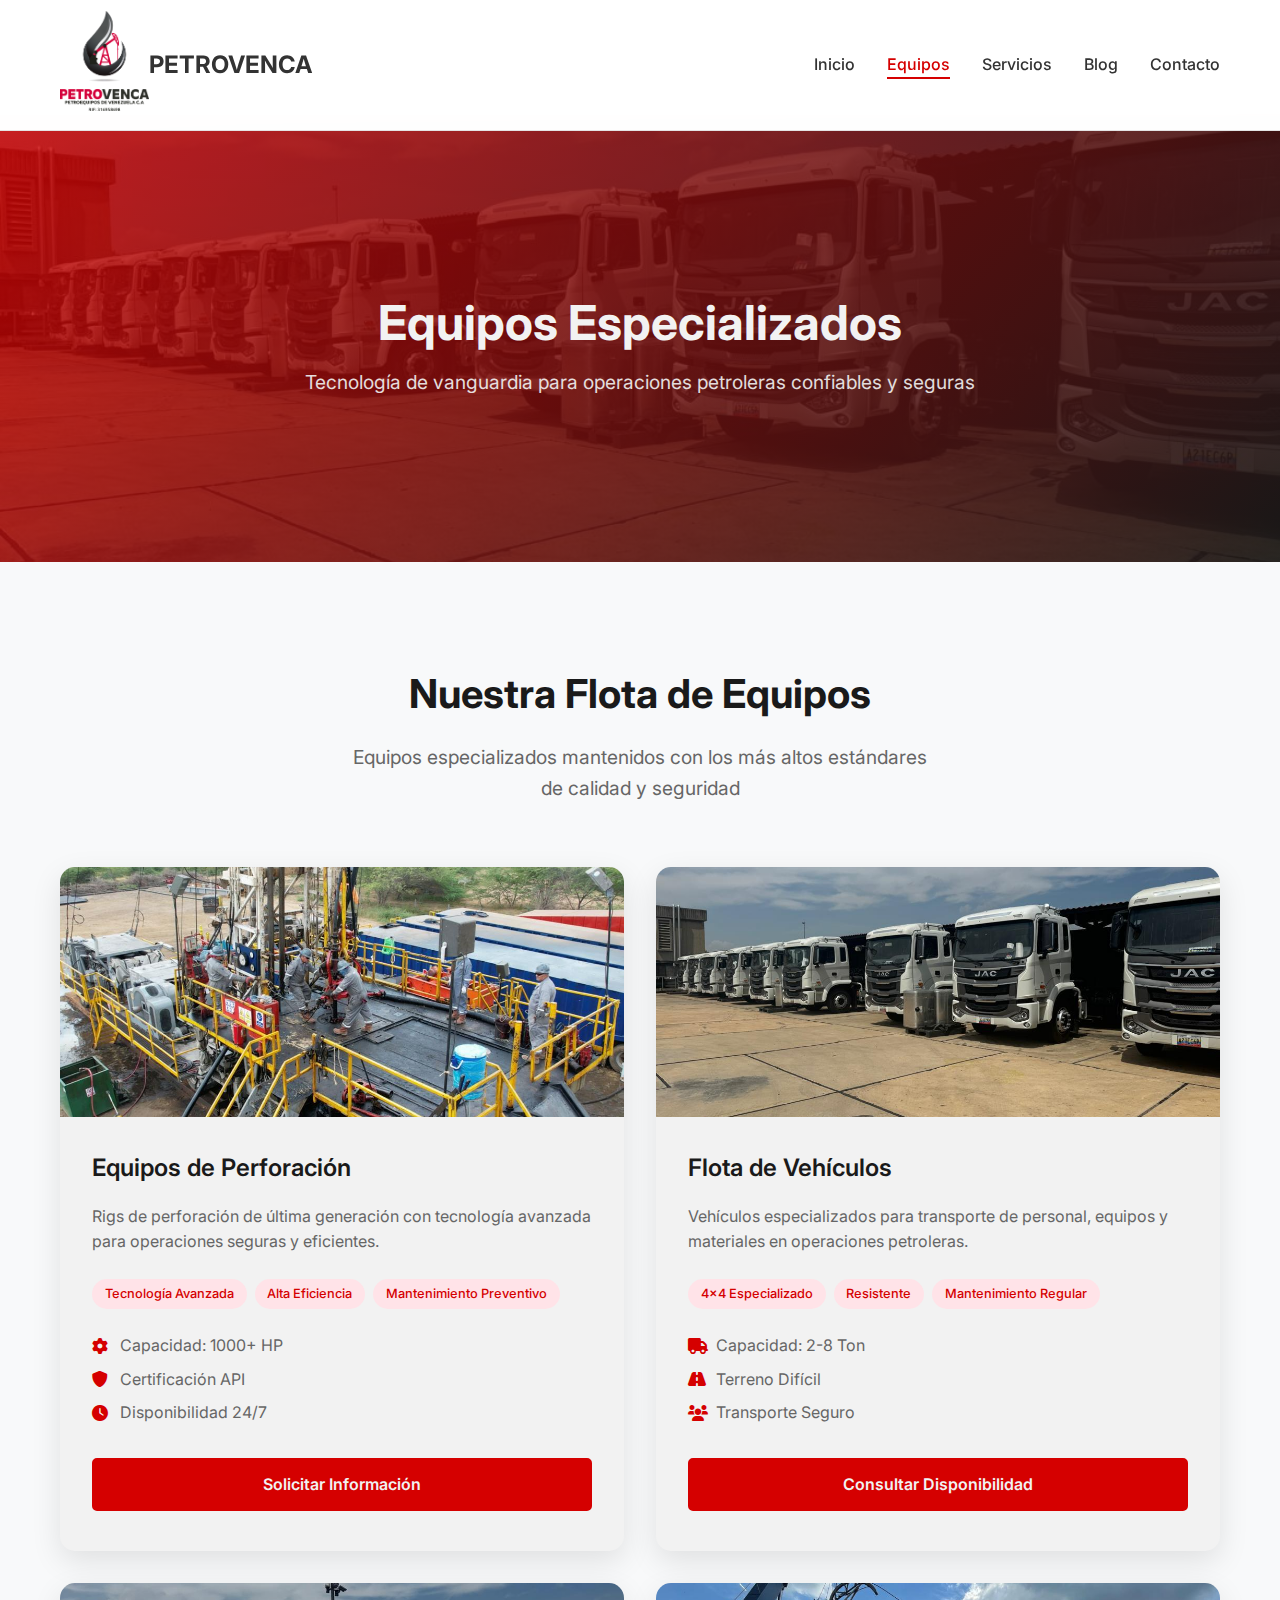
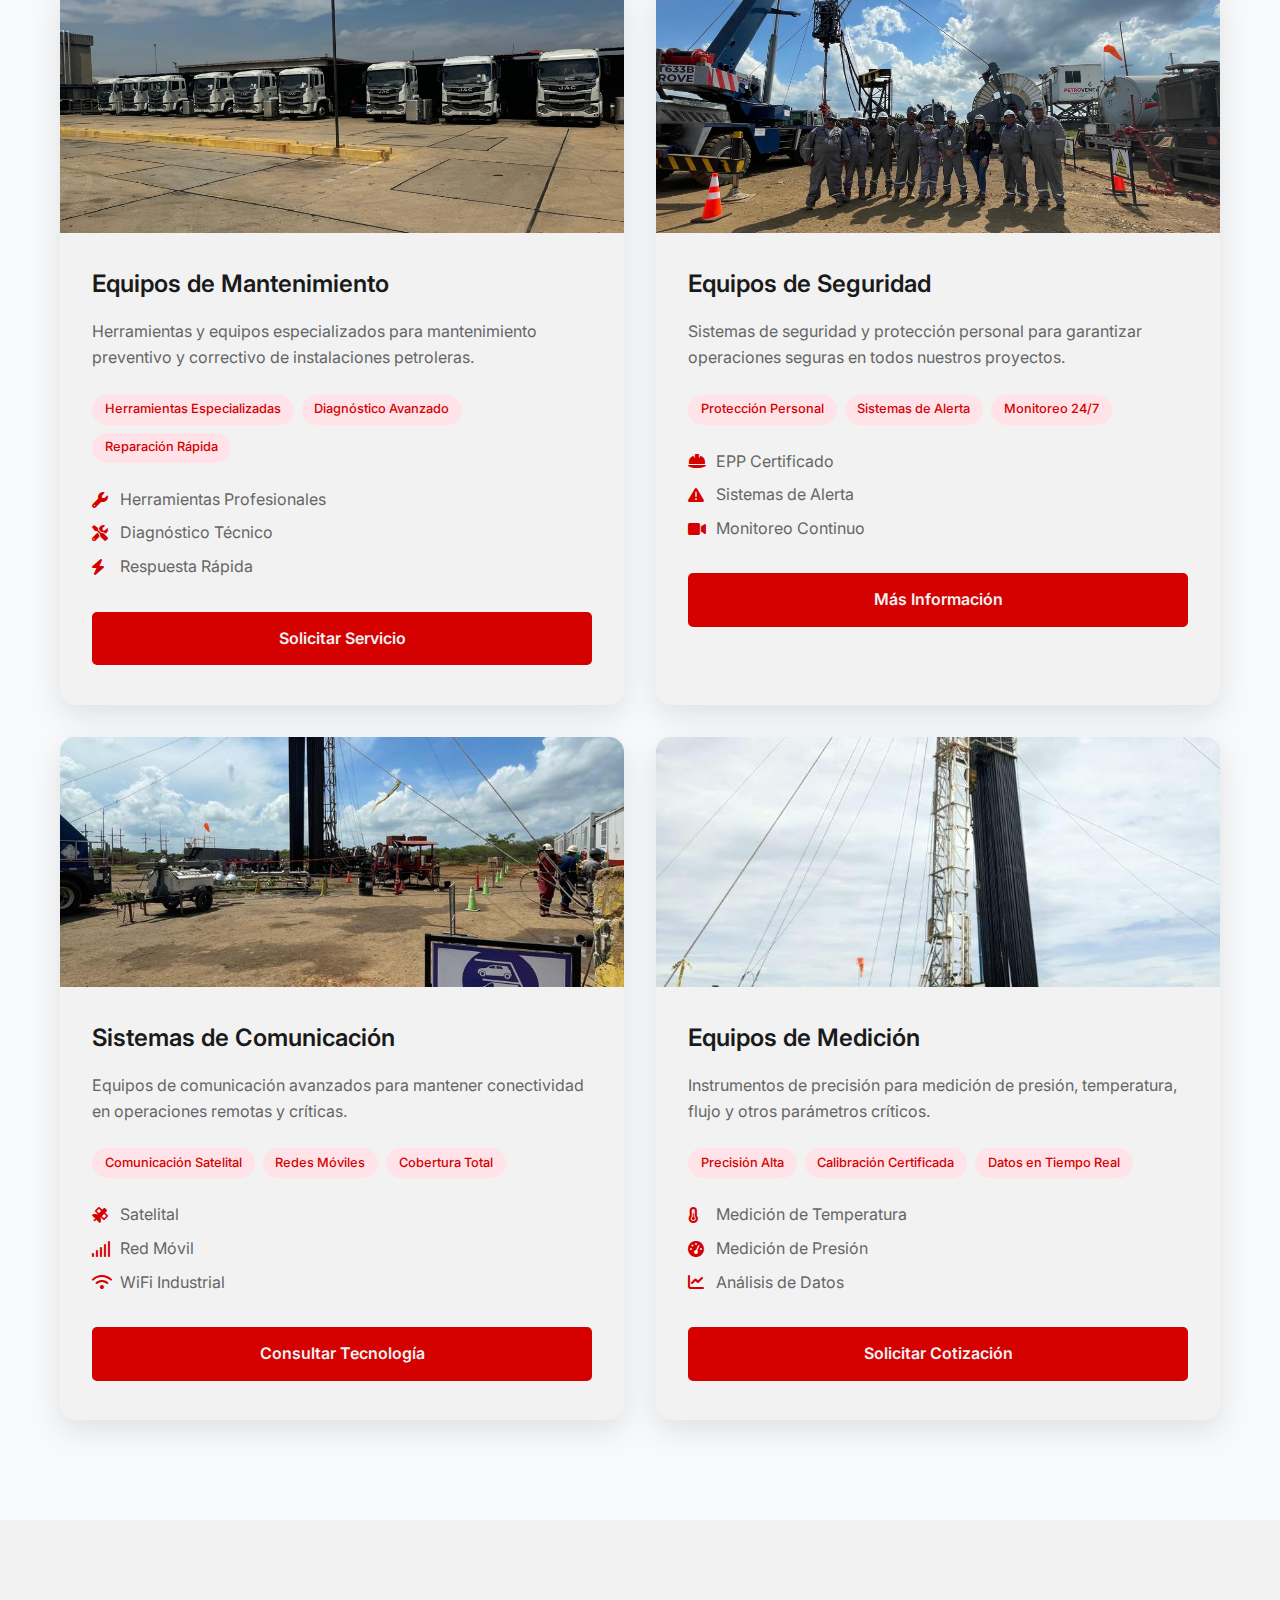
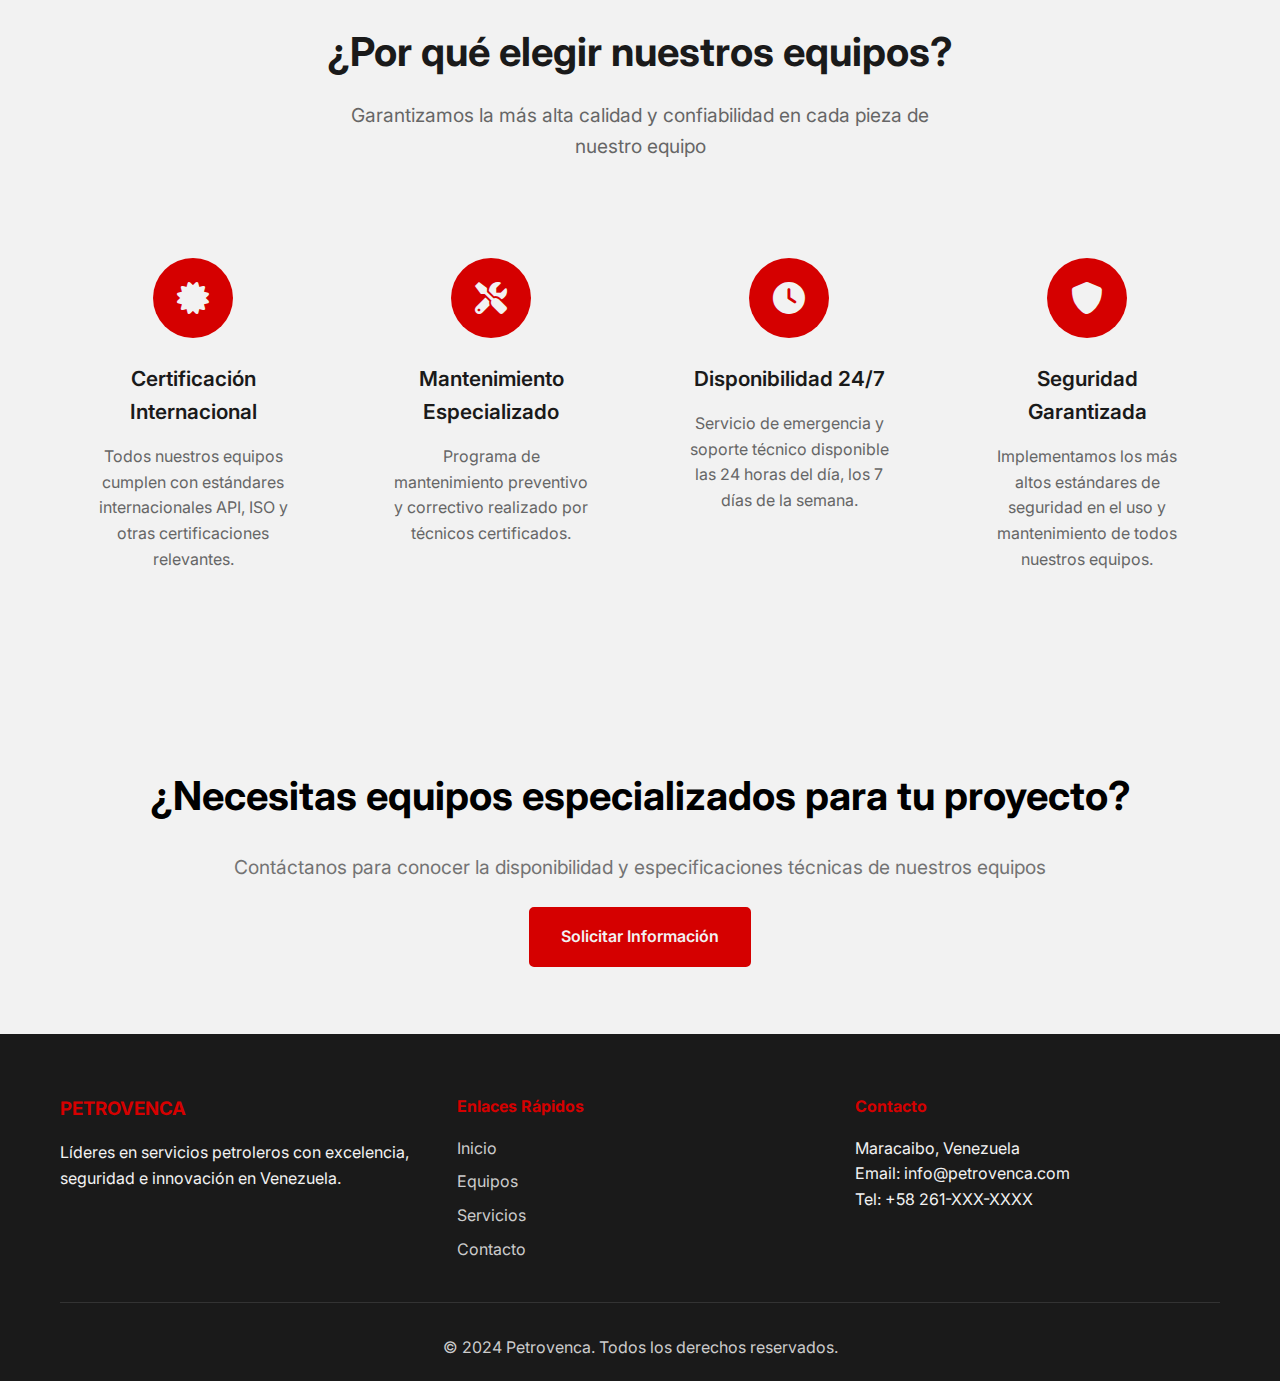
<file: equipos.html>
<!DOCTYPE html>
<html lang="es">
<head>
    <meta charset="UTF-8">
    <meta name="viewport" content="width=device-width, initial-scale=1.0">
    <title>Equipos Petroleros - Petrovenca | Tecnología y Confiabilidad</title>
    <meta name="description" content="Descubre nuestra flota de equipos petroleros especializados. Tecnología de vanguardia para perforación, mantenimiento y operaciones petroleras en Venezuela.">
    <meta name="keywords" content="equipos petroleros, perforación, mantenimiento, flota petrolera, tecnología oil & gas, Venezuela">
    <meta name="author" content="Petrovenca">
    
    <link rel="stylesheet" href="styles.css">
    <link href="https://fonts.googleapis.com/css2?family=Inter:wght@300;400;500;600;700&display=swap" rel="stylesheet">
    <link rel="stylesheet" href="https://cdnjs.cloudflare.com/ajax/libs/font-awesome/6.0.0/css/all.min.css">
</head>
<body>
    <!-- Navigation -->
    <nav class="navbar">
        <div class="nav-container">
            <div class="nav-logo">
                <a href="index.html">
                    <img src="assets/logos/logo-petrovenca.png" alt="Petrovenca Logo">
                </a>
                <h2>PETROVENCA</h2>
            </div>
            <ul class="nav-menu">
                <li class="nav-item">
                    <a href="index.html" class="nav-link">Inicio</a>
                </li>
                <li class="nav-item">
                    <a href="equipos.html" class="nav-link active">Equipos</a>
                </li>
                <li class="nav-item">
                    <a href="servicios.html" class="nav-link">Servicios</a>
                </li>
                <li class="nav-item">
                    <a href="blog.html" class="nav-link">Blog</a>
                </li>
                <li class="nav-item">
                    <a href="contacto.html" class="nav-link">Contacto</a>
                </li>
            </ul>
            <div class="hamburger">
                <span class="bar"></span>
                <span class="bar"></span>
                <span class="bar"></span>
            </div>
        </div>
    </nav>

    <!-- Hero Section -->
    <section class="page-hero equipos-hero">
        <div class="hero-background"></div>
        <div class="hero-overlay"></div>
        <div class="hero-content">
            <h1>Equipos Especializados</h1>
            <p>Tecnología de vanguardia para operaciones petroleras confiables y seguras</p>
        </div>
    </section>

    <!-- Equipment Categories -->
    <section class="equipment-categories">
        <div class="container">
            <div class="section-header">
                <h2>Nuestra Flota de Equipos</h2>
                <p>Equipos especializados mantenidos con los más altos estándares de calidad y seguridad</p>
            </div>
            
            <div class="equipment-grid">
                <!-- Equipo de Perforación -->
                <div class="equipment-card">
                    <div class="equipment-image">
                        <img src="assets/images/projects/pozo.jpg" alt="Equipo de perforación petrolera" loading="lazy">
                        <div class="equipment-overlay">
                            <i class="fas fa-search-plus"></i>
                        </div>
                    </div>
                    <div class="equipment-content">
                        <h3>Equipos de Perforación</h3>
                        <p class="equipment-description">Rigs de perforación de última generación con tecnología avanzada para operaciones seguras y eficientes.</p>
                        <div class="equipment-features">
                            <span class="feature-tag">Tecnología Avanzada</span>
                            <span class="feature-tag">Alta Eficiencia</span>
                            <span class="feature-tag">Mantenimiento Preventivo</span>
                        </div>
                        <div class="equipment-specs">
                            <div class="spec-item">
                                <i class="fas fa-cog"></i>
                                <span>Capacidad: 1000+ HP</span>
                            </div>
                            <div class="spec-item">
                                <i class="fas fa-shield-alt"></i>
                                <span>Certificación API</span>
                            </div>
                            <div class="spec-item">
                                <i class="fas fa-clock"></i>
                                <span>Disponibilidad 24/7</span>
                            </div>
                        </div>
                        <a href="contacto.html" class="btn btn-primary equipment-btn">Solicitar Información</a>
                    </div>
                </div>

                <!-- Flota de Vehículos -->
                <div class="equipment-card">
                    <div class="equipment-image">
                        <img src="assets/images/equipment/flota.jpg" alt="Flota de vehículos especializados" loading="lazy">
                        <div class="equipment-overlay">
                            <i class="fas fa-search-plus"></i>
                        </div>
                    </div>
                    <div class="equipment-content">
                        <h3>Flota de Vehículos</h3>
                        <p class="equipment-description">Vehículos especializados para transporte de personal, equipos y materiales en operaciones petroleras.</p>
                        <div class="equipment-features">
                            <span class="feature-tag">4x4 Especializado</span>
                            <span class="feature-tag">Resistente</span>
                            <span class="feature-tag">Mantenimiento Regular</span>
                        </div>
                        <div class="equipment-specs">
                            <div class="spec-item">
                                <i class="fas fa-truck"></i>
                                <span>Capacidad: 2-8 Ton</span>
                            </div>
                            <div class="spec-item">
                                <i class="fas fa-road"></i>
                                <span>Terreno Difícil</span>
                            </div>
                            <div class="spec-item">
                                <i class="fas fa-users"></i>
                                <span>Transporte Seguro</span>
                            </div>
                        </div>
                        <a href="contacto.html" class="btn btn-primary equipment-btn">Consultar Disponibilidad</a>
                    </div>
                </div>

                <!-- Equipos de Mantenimiento -->
                <div class="equipment-card">
                    <div class="equipment-image">
                        <img src="assets/images/equipment/flota 2.jpg" alt="Equipos de mantenimiento petrolero" loading="lazy">
                        <div class="equipment-overlay">
                            <i class="fas fa-search-plus"></i>
                        </div>
                    </div>
                    <div class="equipment-content">
                        <h3>Equipos de Mantenimiento</h3>
                        <p class="equipment-description">Herramientas y equipos especializados para mantenimiento preventivo y correctivo de instalaciones petroleras.</p>
                        <div class="equipment-features">
                            <span class="feature-tag">Herramientas Especializadas</span>
                            <span class="feature-tag">Diagnóstico Avanzado</span>
                            <span class="feature-tag">Reparación Rápida</span>
                        </div>
                        <div class="equipment-specs">
                            <div class="spec-item">
                                <i class="fas fa-wrench"></i>
                                <span>Herramientas Profesionales</span>
                            </div>
                            <div class="spec-item">
                                <i class="fas fa-tools"></i>
                                <span>Diagnóstico Técnico</span>
                            </div>
                            <div class="spec-item">
                                <i class="fas fa-bolt"></i>
                                <span>Respuesta Rápida</span>
                            </div>
                        </div>
                        <a href="contacto.html" class="btn btn-primary equipment-btn">Solicitar Servicio</a>
                    </div>
                </div>

                <!-- Equipos de Seguridad -->
                <div class="equipment-card">
                    <div class="equipment-image">
                        <img src="assets/images/team/trabajadores.jpg" alt="Equipos de seguridad petrolera" loading="lazy">
                        <div class="equipment-overlay">
                            <i class="fas fa-search-plus"></i>
                        </div>
                    </div>
                    <div class="equipment-content">
                        <h3>Equipos de Seguridad</h3>
                        <p class="equipment-description">Sistemas de seguridad y protección personal para garantizar operaciones seguras en todos nuestros proyectos.</p>
                        <div class="equipment-features">
                            <span class="feature-tag">Protección Personal</span>
                            <span class="feature-tag">Sistemas de Alerta</span>
                            <span class="feature-tag">Monitoreo 24/7</span>
                        </div>
                        <div class="equipment-specs">
                            <div class="spec-item">
                                <i class="fas fa-hard-hat"></i>
                                <span>EPP Certificado</span>
                            </div>
                            <div class="spec-item">
                                <i class="fas fa-exclamation-triangle"></i>
                                <span>Sistemas de Alerta</span>
                            </div>
                            <div class="spec-item">
                                <i class="fas fa-video"></i>
                                <span>Monitoreo Continuo</span>
                            </div>
                        </div>
                        <a href="contacto.html" class="btn btn-primary equipment-btn">Más Información</a>
                    </div>
                </div>

                <!-- Equipos de Comunicación -->
                <div class="equipment-card">
                    <div class="equipment-image">
                        <img src="assets/images/hero/landscape pozo.jpg" alt="Sistemas de comunicación petrolera" loading="lazy">
                        <div class="equipment-overlay">
                            <i class="fas fa-search-plus"></i>
                        </div>
                    </div>
                    <div class="equipment-content">
                        <h3>Sistemas de Comunicación</h3>
                        <p class="equipment-description">Equipos de comunicación avanzados para mantener conectividad en operaciones remotas y críticas.</p>
                        <div class="equipment-features">
                            <span class="feature-tag">Comunicación Satelital</span>
                            <span class="feature-tag">Redes Móviles</span>
                            <span class="feature-tag">Cobertura Total</span>
                        </div>
                        <div class="equipment-specs">
                            <div class="spec-item">
                                <i class="fas fa-satellite"></i>
                                <span>Satelital</span>
                            </div>
                            <div class="spec-item">
                                <i class="fas fa-signal"></i>
                                <span>Red Móvil</span>
                            </div>
                            <div class="spec-item">
                                <i class="fas fa-wifi"></i>
                                <span>WiFi Industrial</span>
                            </div>
                        </div>
                        <a href="contacto.html" class="btn btn-primary equipment-btn">Consultar Tecnología</a>
                    </div>
                </div>

                <!-- Equipos de Medición -->
                <div class="equipment-card">
                    <div class="equipment-image">
                        <img src="assets/images/projects/pozo 2.jpg" alt="Equipos de medición y control" loading="lazy">
                        <div class="equipment-overlay">
                            <i class="fas fa-search-plus"></i>
                        </div>
                    </div>
                    <div class="equipment-content">
                        <h3>Equipos de Medición</h3>
                        <p class="equipment-description">Instrumentos de precisión para medición de presión, temperatura, flujo y otros parámetros críticos.</p>
                        <div class="equipment-features">
                            <span class="feature-tag">Precisión Alta</span>
                            <span class="feature-tag">Calibración Certificada</span>
                            <span class="feature-tag">Datos en Tiempo Real</span>
                        </div>
                        <div class="equipment-specs">
                            <div class="spec-item">
                                <i class="fas fa-thermometer-half"></i>
                                <span>Medición de Temperatura</span>
                            </div>
                            <div class="spec-item">
                                <i class="fas fa-tachometer-alt"></i>
                                <span>Medición de Presión</span>
                            </div>
                            <div class="spec-item">
                                <i class="fas fa-chart-line"></i>
                                <span>Análisis de Datos</span>
                            </div>
                        </div>
                        <a href="contacto.html" class="btn btn-primary equipment-btn">Solicitar Cotización</a>
                    </div>
                </div>
            </div>
        </div>
    </section>

    <!-- Equipment Benefits -->
    <section class="equipment-benefits">
        <div class="container">
            <div class="section-header">
                <h2>¿Por qué elegir nuestros equipos?</h2>
                <p>Garantizamos la más alta calidad y confiabilidad en cada pieza de nuestro equipo</p>
            </div>
            <div class="benefits-grid">
                <div class="benefit-item">
                    <div class="benefit-icon">
                        <i class="fas fa-certificate"></i>
                    </div>
                    <h3>Certificación Internacional</h3>
                    <p>Todos nuestros equipos cumplen con estándares internacionales API, ISO y otras certificaciones relevantes.</p>
                </div>
                <div class="benefit-item">
                    <div class="benefit-icon">
                        <i class="fas fa-tools"></i>
                    </div>
                    <h3>Mantenimiento Especializado</h3>
                    <p>Programa de mantenimiento preventivo y correctivo realizado por técnicos certificados.</p>
                </div>
                <div class="benefit-item">
                    <div class="benefit-icon">
                        <i class="fas fa-clock"></i>
                    </div>
                    <h3>Disponibilidad 24/7</h3>
                    <p>Servicio de emergencia y soporte técnico disponible las 24 horas del día, los 7 días de la semana.</p>
                </div>
                <div class="benefit-item">
                    <div class="benefit-icon">
                        <i class="fas fa-shield-alt"></i>
                    </div>
                    <h3>Seguridad Garantizada</h3>
                    <p>Implementamos los más altos estándares de seguridad en el uso y mantenimiento de todos nuestros equipos.</p>
                </div>
            </div>
        </div>
    </section>

    <!-- CTA Section -->
    <section class="cta">
        <div class="container">
            <div class="cta-content">
                <h2>¿Necesitas equipos especializados para tu proyecto?</h2>
                <p>Contáctanos para conocer la disponibilidad y especificaciones técnicas de nuestros equipos</p>
                <a href="contacto.html" class="btn btn-primary">Solicitar Información</a>
            </div>
        </div>
    </section>

    <!-- Footer -->
    <footer class="footer">
        <div class="container">
            <div class="footer-content">
                <div class="footer-section">
                    <h3>PETROVENCA</h3>
                    <p>Líderes en servicios petroleros con excelencia, seguridad e innovación en Venezuela.</p>
                </div>
                <div class="footer-section">
                    <h4>Enlaces Rápidos</h4>
                    <ul>
                        <li><a href="index.html">Inicio</a></li>
                        <li><a href="equipos.html">Equipos</a></li>
                        <li><a href="servicios.html">Servicios</a></li>
                        <li><a href="contacto.html">Contacto</a></li>
                    </ul>
                </div>
                <div class="footer-section">
                    <h4>Contacto</h4>
                    <p>Maracaibo, Venezuela</p>
                    <p>Email: info@petrovenca.com</p>
                    <p>Tel: +58 261-XXX-XXXX</p>
                </div>
            </div>
            <div class="footer-bottom">
                <p>&copy; 2024 Petrovenca. Todos los derechos reservados.</p>
            </div>
        </div>
    </footer>

    <script src="script.js"></script>
</body>
</html>
</file>
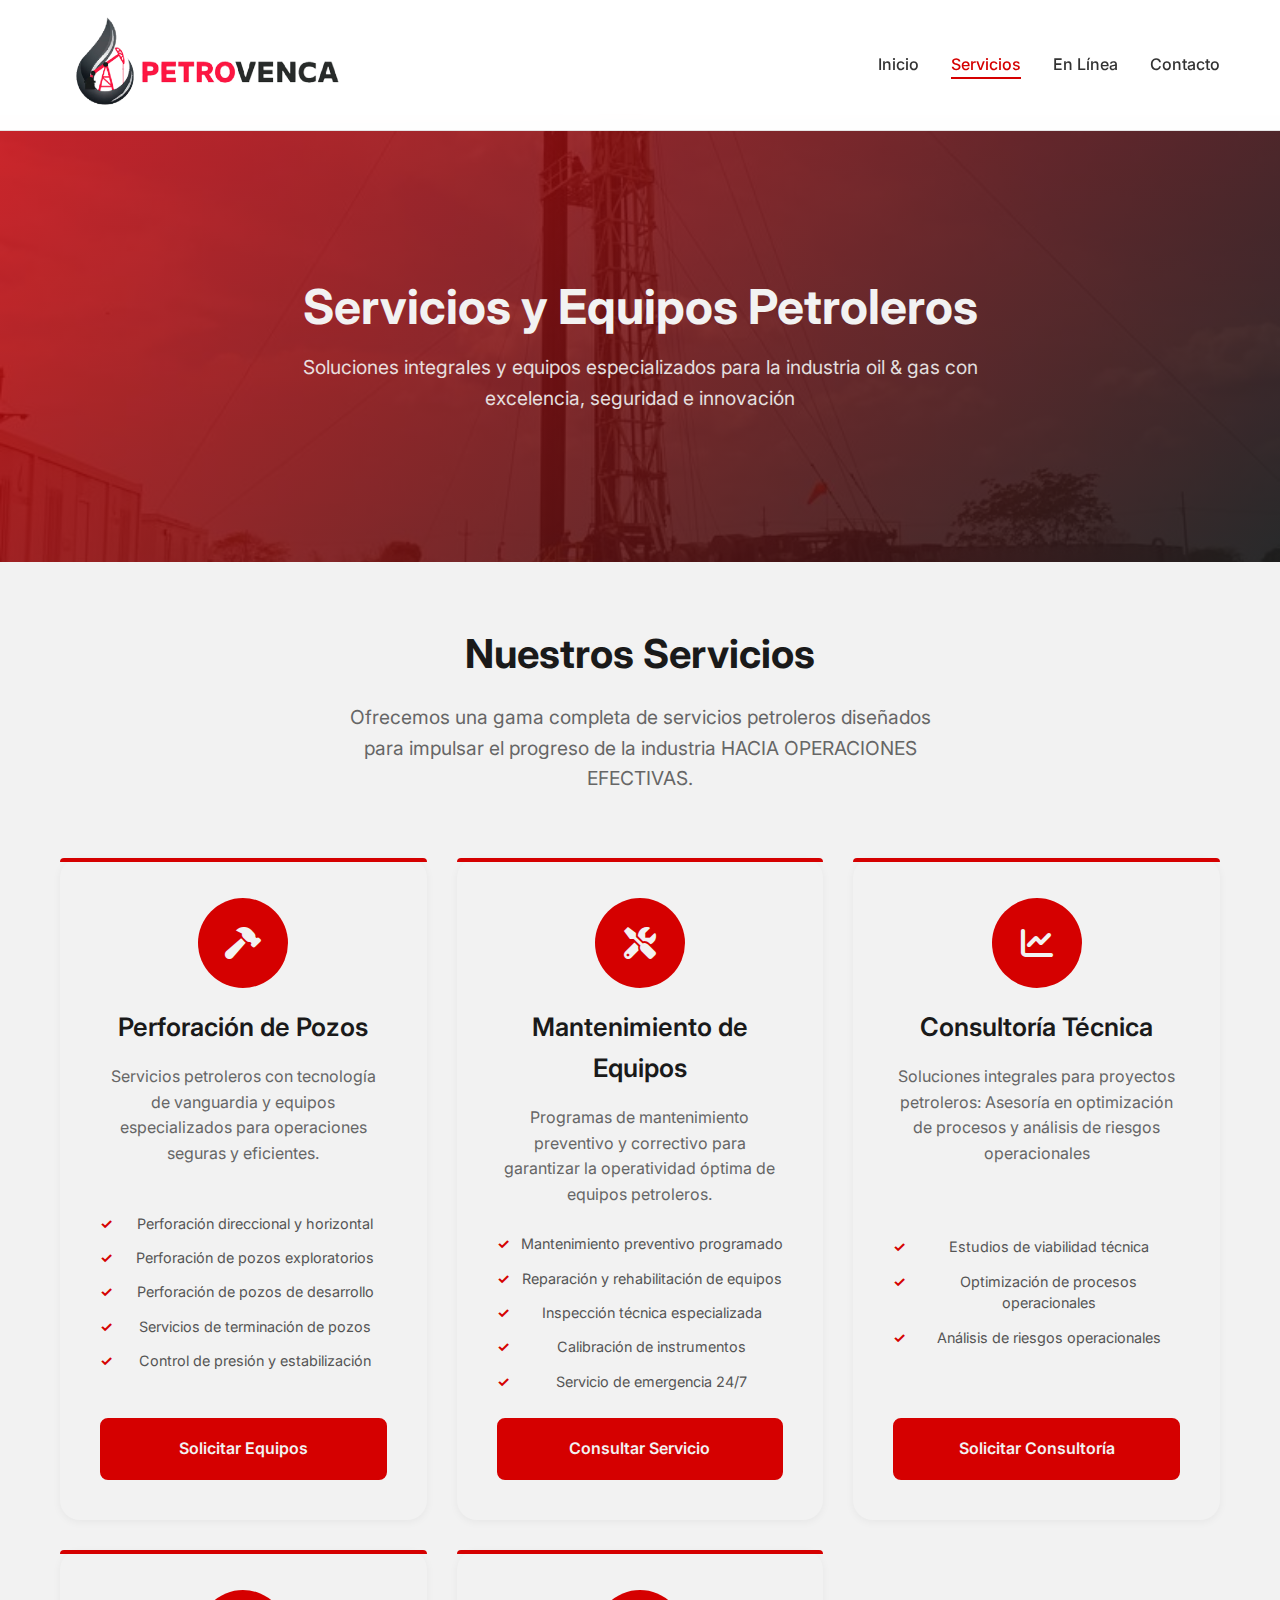
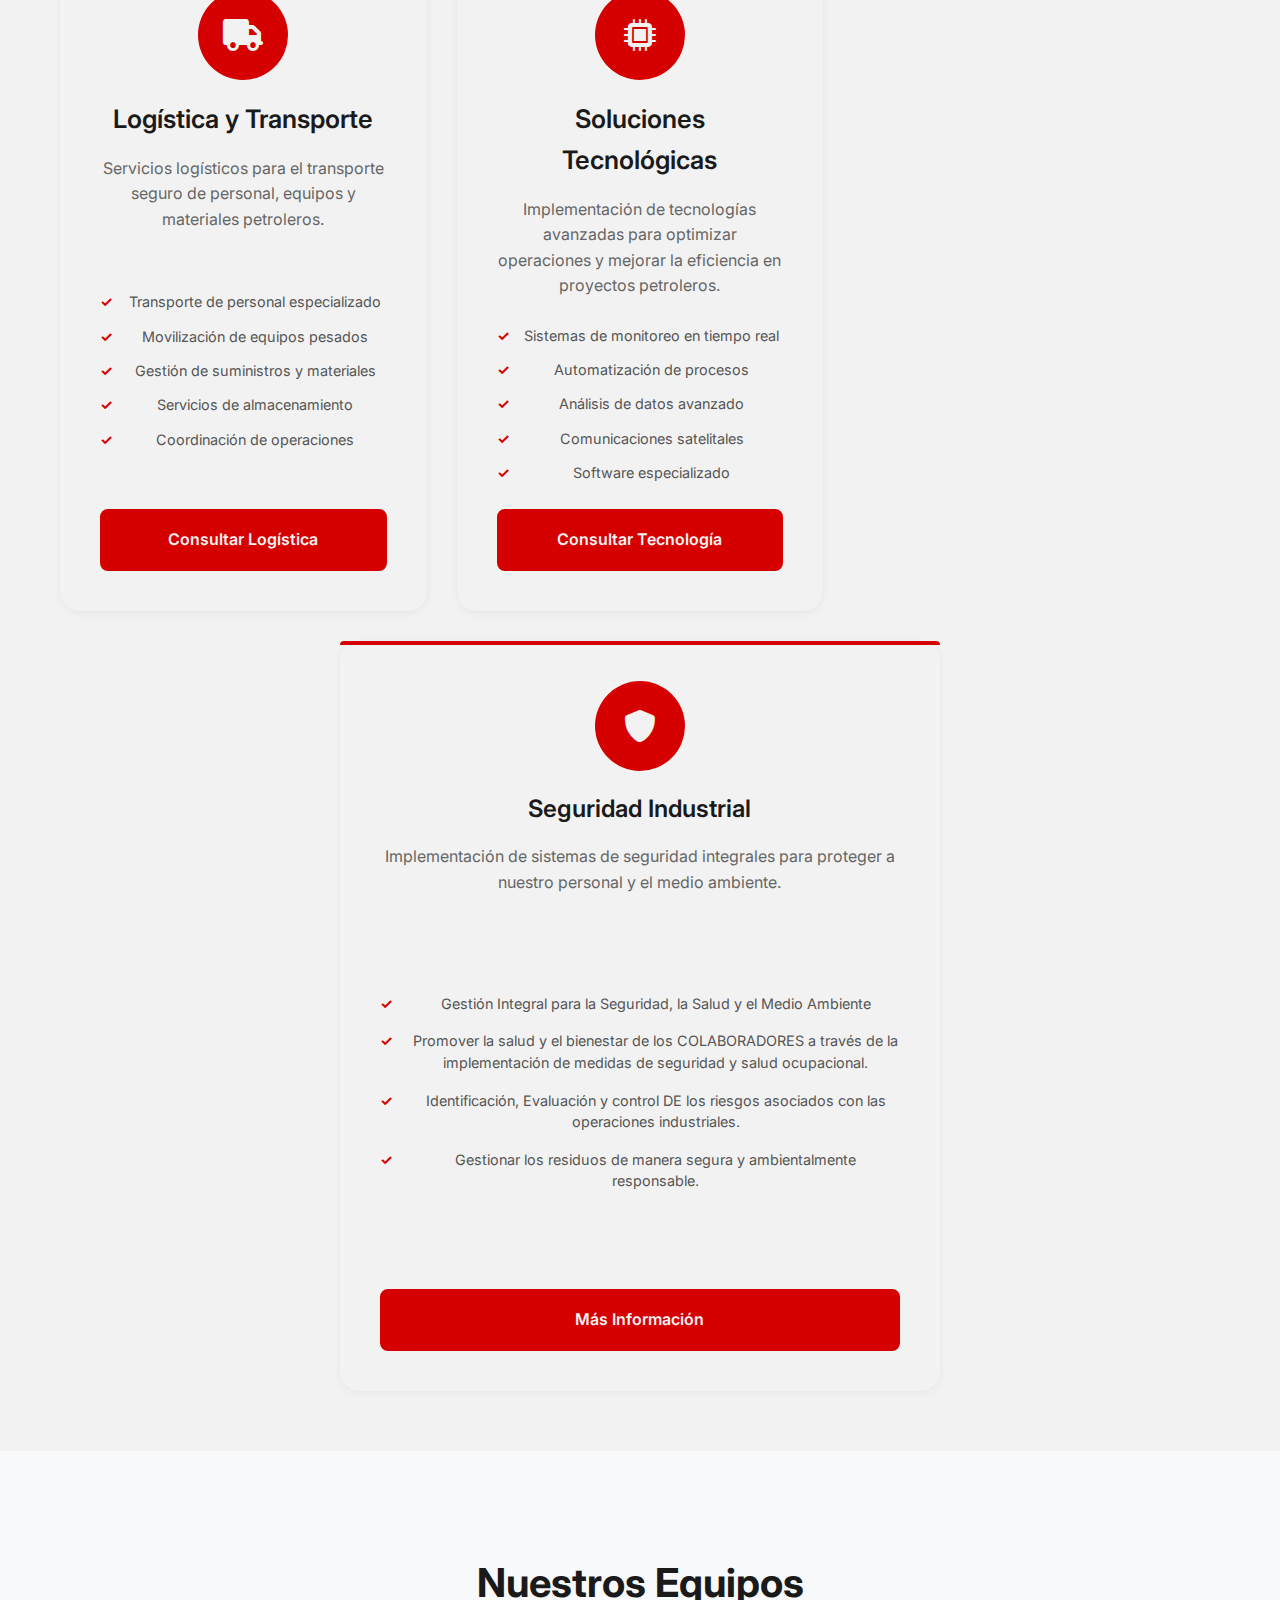
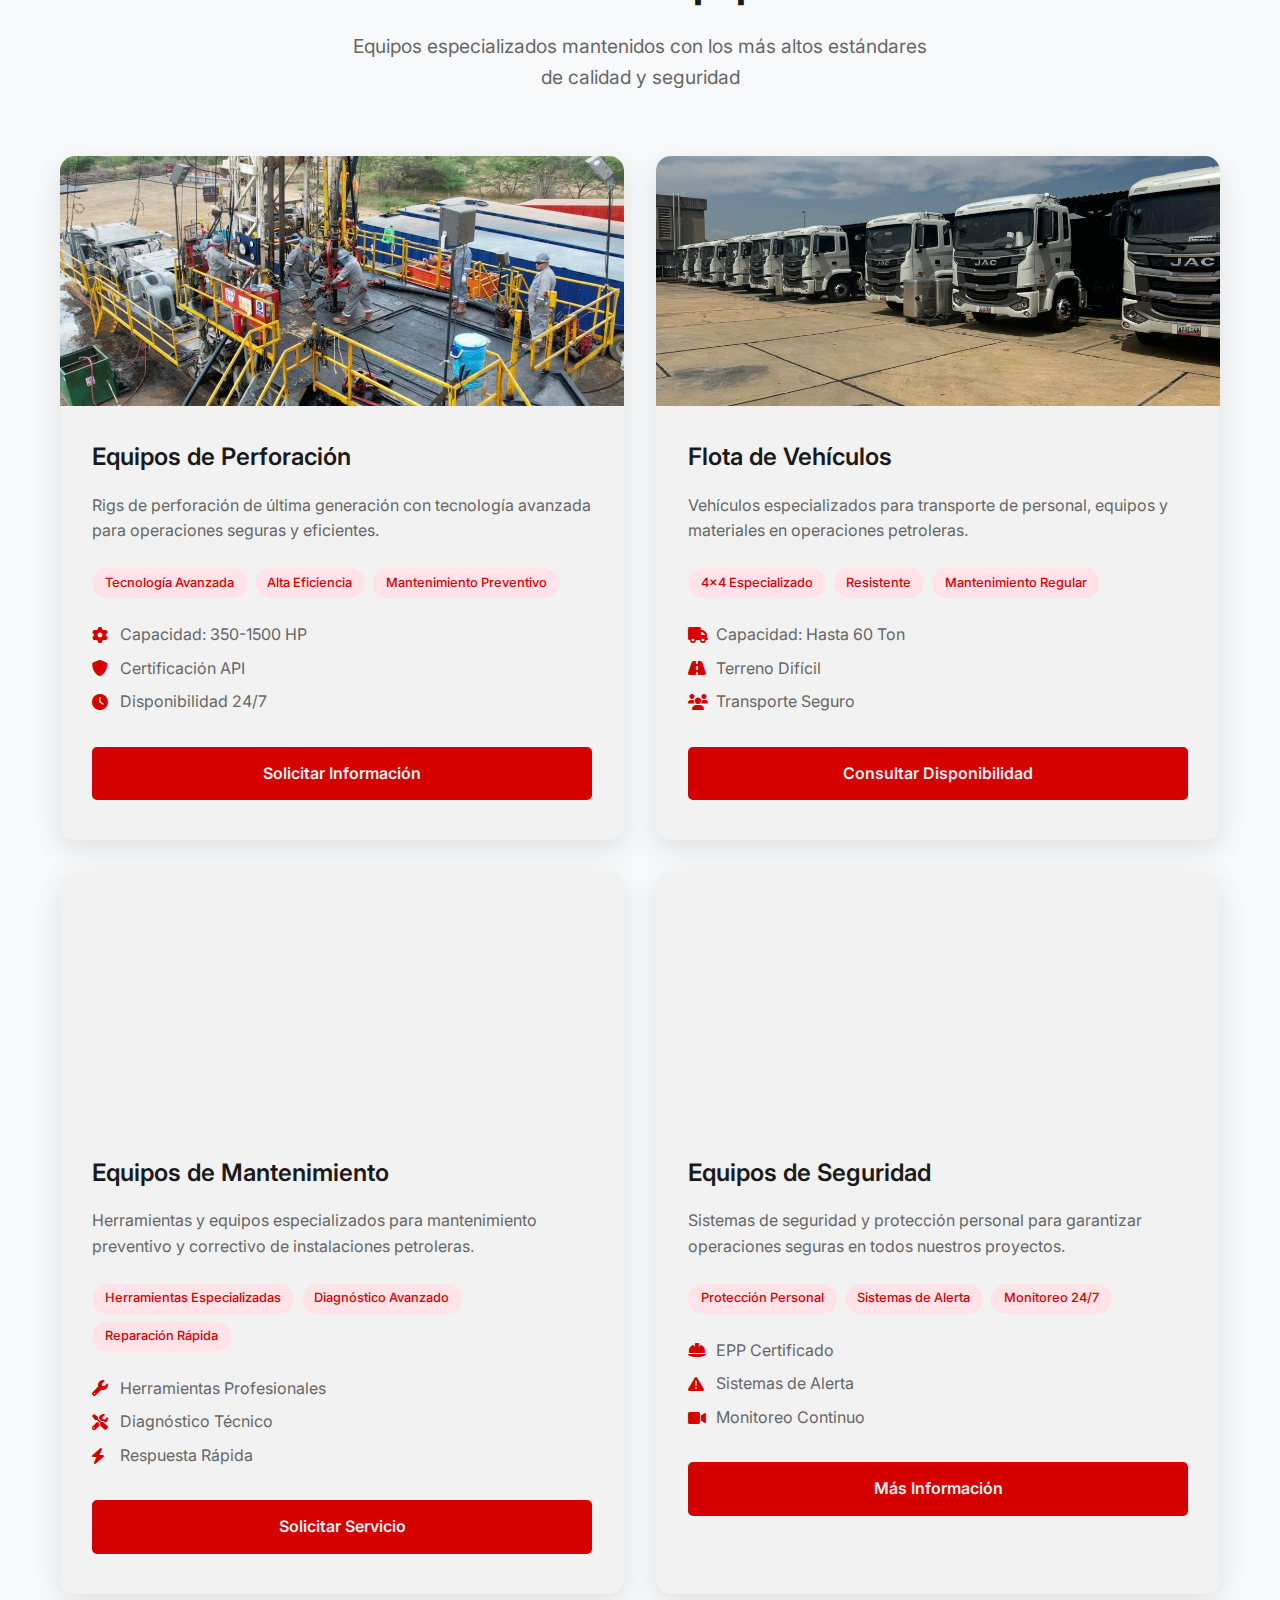
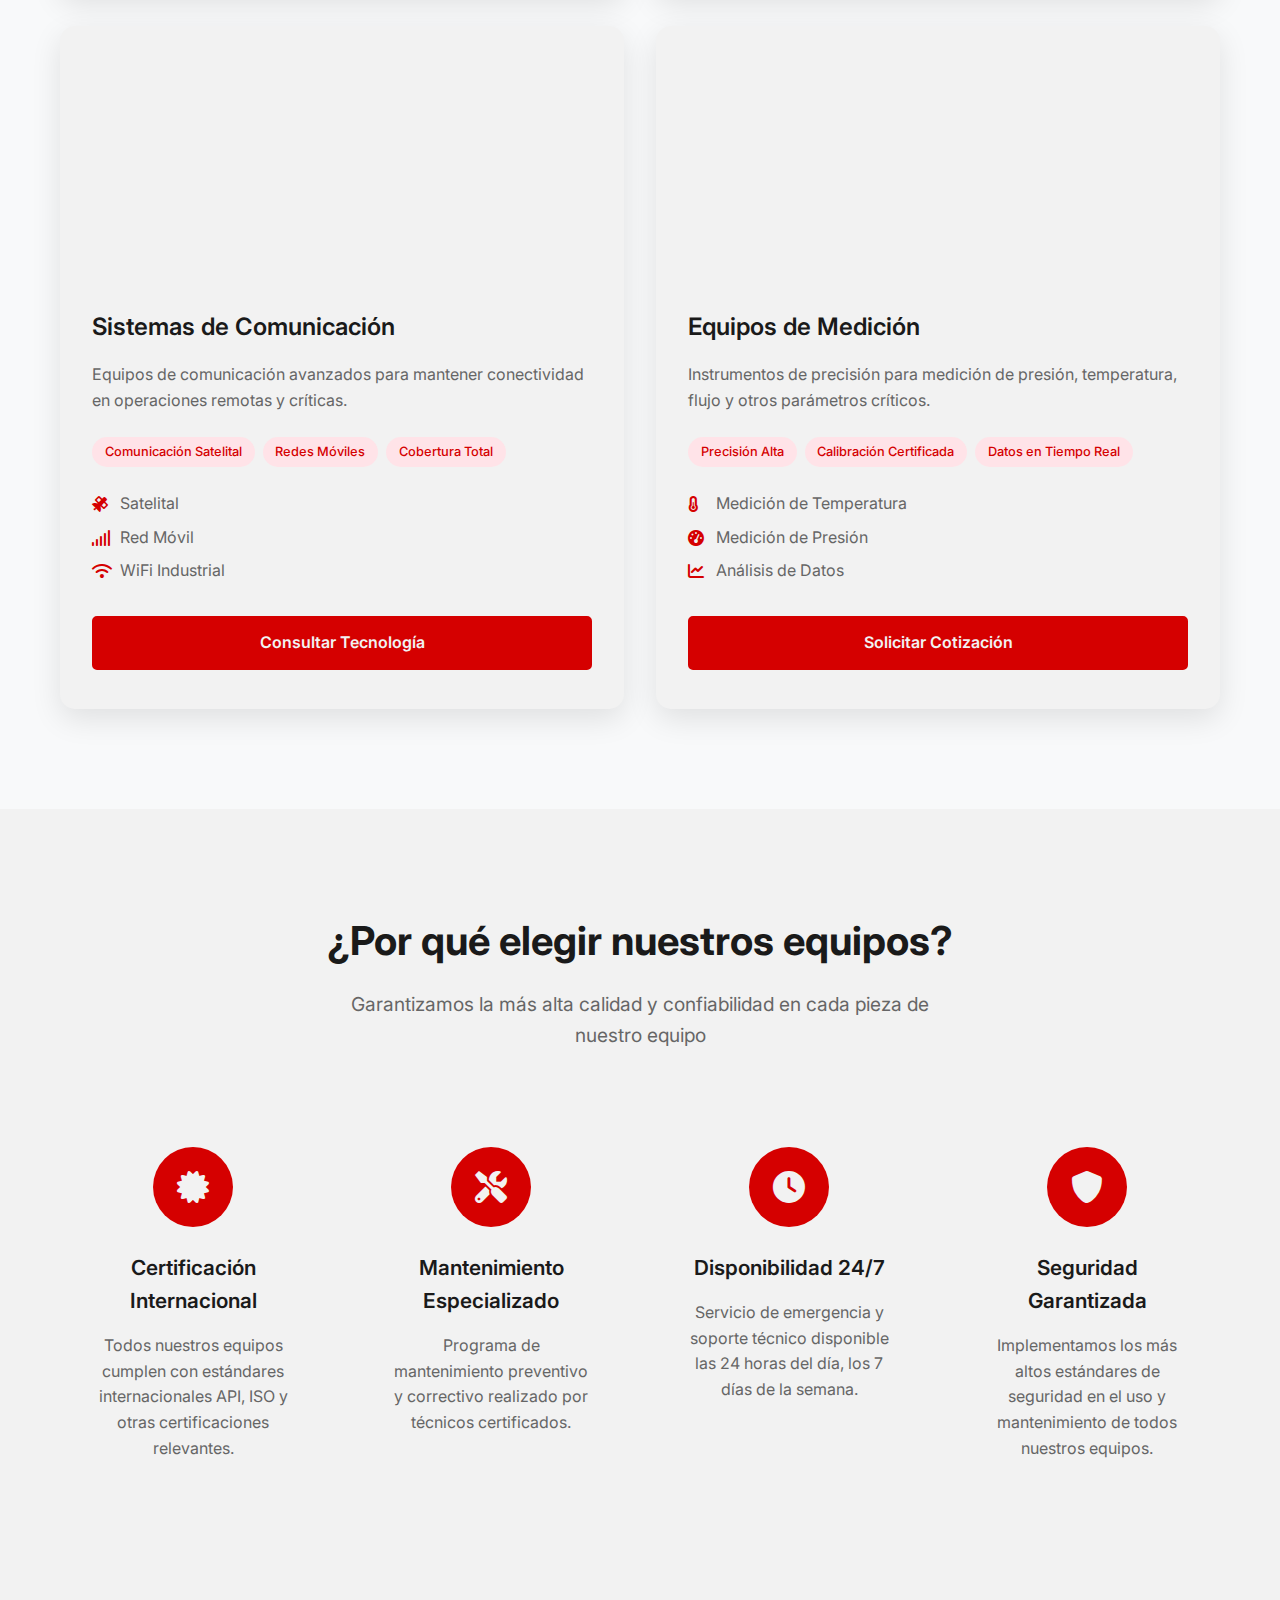
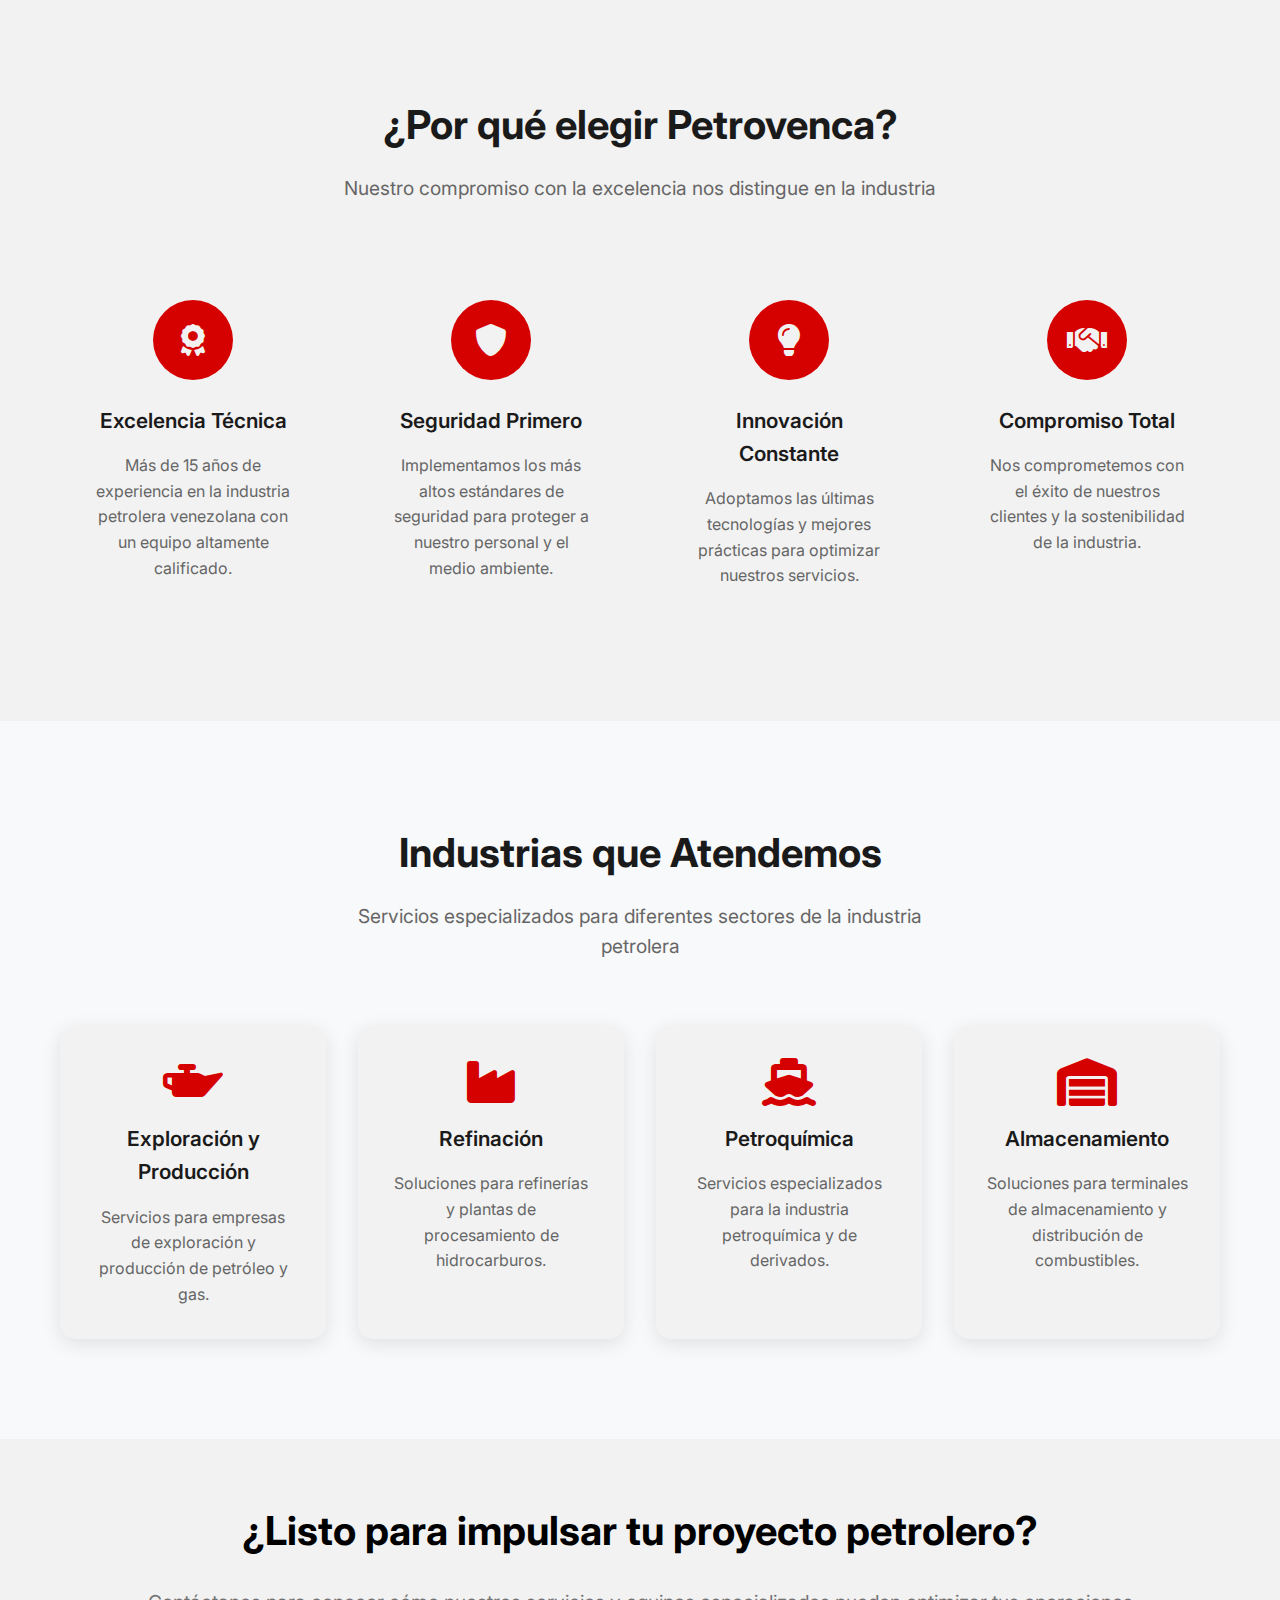
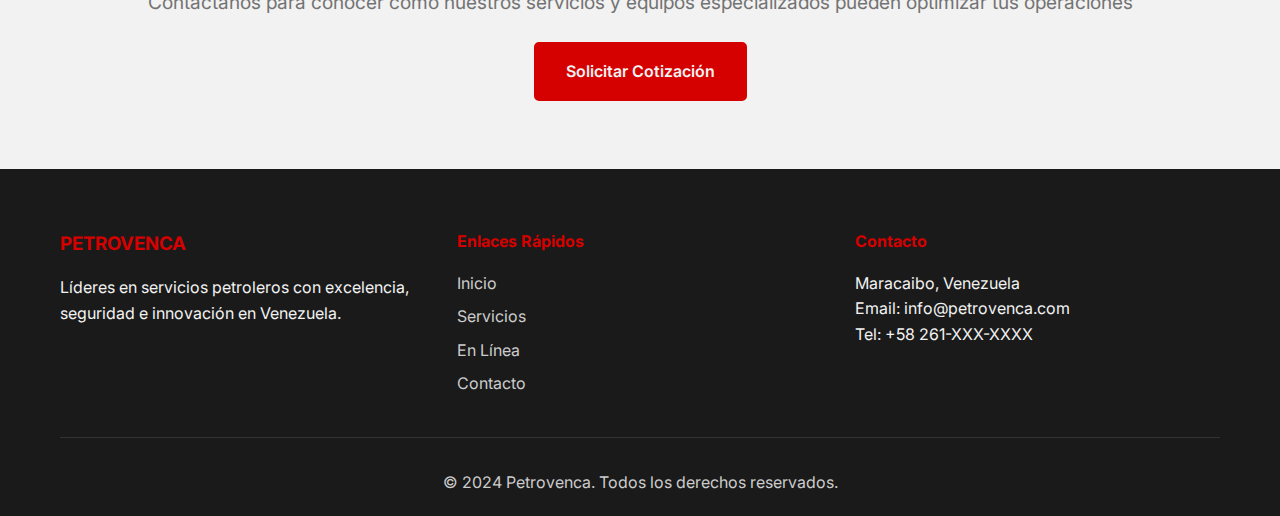
<file: servicios.html>
<!DOCTYPE html>
<html lang="es">
<head>
    <meta charset="UTF-8">
    <meta name="viewport" content="width=device-width, initial-scale=1.0, user-scalable=no">
    <meta name="apple-mobile-web-app-capable" content="yes">
    <meta name="apple-mobile-web-app-status-bar-style" content="black-translucent">
    <meta name="format-detection" content="telephone=no">
    <title>Servicios Petroleros - Petrovenca | Soluciones Oil & Gas Venezuela</title>
    <meta name="description" content="Servicios petroleros especializados en Venezuela. Perforación, mantenimiento, consultoría y soluciones integrales para la industria oil & gas con excelencia y seguridad.">
    <meta name="keywords" content="servicios petroleros Venezuela, perforación, mantenimiento petrolero, consultoría oil & gas, soluciones petroleras, Venezuela">
    <meta name="author" content="Petrovenca">
    
    <link rel="stylesheet" href="styles.css">
    <link href="https://fonts.googleapis.com/css2?family=Inter:wght@300;400;500;600;700&display=swap" rel="stylesheet">
    <link rel="stylesheet" href="https://cdnjs.cloudflare.com/ajax/libs/font-awesome/6.0.0/css/all.min.css">
    
    <!--=============== SWIPER CSS ===============-->
    <link rel="stylesheet" href="assets/css/swiper-bundle.min.css">
    
    <!-- Clean Mobile Menu Style -->
    <style>
        /* Clean mobile menu like the reference image */
        @media (max-width: 768px) {
            .nav-menu {
                position: fixed !important;
                left: 0 !important;
                top: 70px !important;
                width: 100% !important;
                background: rgba(255, 255, 255, 0.95) !important;
                backdrop-filter: blur(20px) !important;
                -webkit-backdrop-filter: blur(20px) !important;
                display: flex !important;
                flex-direction: column !important;
                padding: 0 !important;
                z-index: 1000 !important;
                opacity: 0 !important;
                visibility: hidden !important;
                transform: translateY(-20px) !important;
                transition: all 0.3s ease !important;
                border-radius: 0 0 20px 20px !important;
                box-shadow: 0 10px 30px rgba(0, 0, 0, 0.1) !important;
                border-top: 1px solid rgba(0, 0, 0, 0.1) !important;
                height: auto !important;
                max-height: none !important;
            }
            
            .nav-menu.active {
                opacity: 1 !important;
                visibility: visible !important;
                transform: translateY(0) !important;
            }
            
            .nav-item {
                margin: 0 !important;
                opacity: 0 !important;
                transform: translateX(-20px) !important;
                transition: all 0.3s ease !important;
                transition-delay: 0s !important;
            }
            
            .nav-menu.active .nav-item {
                opacity: 1 !important;
                transform: translateX(0) !important;
            }
            
            .nav-menu.active .nav-item:nth-child(1) { transition-delay: 0.1s !important; }
            .nav-menu.active .nav-item:nth-child(2) { transition-delay: 0.15s !important; }
            .nav-menu.active .nav-item:nth-child(3) { transition-delay: 0.2s !important; }
            .nav-menu.active .nav-item:nth-child(4) { transition-delay: 0.25s !important; }
            .nav-menu.active .nav-item:nth-child(5) { transition-delay: 0.3s !important; }
            
            .nav-link {
                font-size: 1.1rem !important;
                font-weight: 500 !important;
                padding: 1rem 1.5rem !important;
                color: #333 !important;
                text-decoration: none !important;
                display: block !important;
                width: 100% !important;
                text-align: left !important;
                transition: all 0.2s ease !important;
                border-bottom: 1px solid rgba(0, 0, 0, 0.05) !important;
            }
            
            .nav-link:hover {
                background: rgba(0, 0, 0, 0.05) !important;
                color: #d31f45 !important;
            }
            
            /* Action buttons container - removed extra spacing */
            
            /* Add action buttons */
            .nav-menu .nav-item:last-child {
                border-bottom: none !important;
            }
            
            /* Mobile Action Buttons */
            .mobile-action-buttons {
                display: none !important;
                padding: 1rem 1.5rem 1.5rem 1.5rem !important;
                background: transparent !important;
                gap: 0.75rem !important;
                flex-direction: column !important;
            }
        }
        
        /* Hide mobile action buttons on desktop */
        @media (min-width: 769px) {
            .mobile-action-buttons {
                display: none !important;
            }
            
            .hamburger {
                display: none !important;
            }
            
            .nav-menu.active .mobile-action-buttons {
                display: flex !important;
                animation: fadeInUp 0.4s ease 0.4s both !important;
            }
            
            .action-btn {
                display: block !important;
                width: 100% !important;
                padding: 0.75rem 1.5rem !important;
                border-radius: 25px !important;
                font-weight: 600 !important;
                font-size: 1rem !important;
                text-align: center !important;
                text-decoration: none !important;
                transition: all 0.3s ease !important;
                border: none !important;
                cursor: pointer !important;
            }
            
            .primary-btn {
                background: #d31f45 !important;
                color: white !important;
            }
            
            .primary-btn:hover {
                background: #b01a3a !important;
                transform: translateY(-1px) !important;
                box-shadow: 0 4px 12px rgba(211, 31, 69, 0.3) !important;
            }
            
            .secondary-btn {
                background: #333 !important;
                color: white !important;
            }
            
            .secondary-btn:hover {
                background: #555 !important;
                transform: translateY(-1px) !important;
                box-shadow: 0 4px 12px rgba(0, 0, 0, 0.3) !important;
            }
            
            @keyframes fadeInUp {
                from {
                    opacity: 0;
                    transform: translateY(20px);
                }
                to {
                    opacity: 1;
                    transform: translateY(0);
                }
            }
            
            .hamburger {
                display: flex !important;
                flex-direction: column !important;
                cursor: pointer !important;
                padding: 0.5rem !important;
                z-index: 1001 !important;
                -webkit-tap-highlight-color: transparent !important;
                -webkit-touch-callout: none !important;
                -webkit-user-select: none !important;
                user-select: none !important;
            }
            
            .hamburger .bar {
                width: 24px !important;
                height: 2px !important;
                background: #333 !important;
                margin: 3px 0 !important;
                border-radius: 1px !important;
                transition: all 0.3s ease !important;
                transform-origin: center !important;
            }
            
            .hamburger.active .bar:nth-child(1) {
                transform: rotate(45deg) translate(5px, 5px) !important;
                background: #333 !important;
            }
            
            .hamburger.active .bar:nth-child(2) {
                opacity: 0 !important;
                transform: scaleX(0) !important;
            }
            
            .hamburger.active .bar:nth-child(3) {
                transform: rotate(-45deg) translate(7px, -6px) !important;
                background: #333 !important;
            }
        }
    </style>
</head>
<body>
    <!-- Navigation -->
    <nav class="navbar">
        <div class="nav-container">
            <div class="nav-logo">
                <a href="index.html">
                    <img src="assets/logos/logopetrovenca.png" alt="Petrovenca Logo">
                </a>
            </div>
            <ul class="nav-menu">
                <li class="nav-item">
                    <a href="index.html" class="nav-link">Inicio</a>
                </li>
                <li class="nav-item">
                    <a href="servicios.html" class="nav-link active">Servicios</a>
                </li>
                <li class="nav-item">
                    <a href="blog.html" class="nav-link">En Línea</a>
                </li>
                <li class="nav-item">
                    <a href="contacto.html" class="nav-link">Contacto</a>
                </li>
            </ul>
            
            <!-- Action Buttons for Mobile -->
            <div class="mobile-action-buttons">
                <a href="contacto.html" class="action-btn primary-btn">Contactar</a>
                <a href="blog.html" class="action-btn secondary-btn">En Línea</a>
            </div>
            <div class="hamburger" onclick="toggleMobileMenu()">
                <span class="bar"></span>
                <span class="bar"></span>
                <span class="bar"></span>
            </div>
        </div>
    </nav>

    <!-- Hero Section -->
    <section class="page-hero servicios-hero">
        <div class="hero-background"></div>
        <div class="hero-overlay"></div>
        <div class="hero-content">
            <h1>Servicios y Equipos Petroleros</h1>
            <p>Soluciones integrales y equipos especializados para la industria oil & gas con excelencia, seguridad e innovación</p>
        </div>
    </section>

    <!-- Services Overview -->
    <section class="services-overview">
        <div class="container">
            <div class="section-header">
                <h2>Nuestros Servicios</h2>
                <p>Ofrecemos una gama completa de servicios petroleros diseñados para impulsar el progreso de la industria HACIA OPERACIONES  EFECTIVAS.</p>
            </div>
            
            <!-- Desktop Grid Slider -->
            <div class="services-grid-slider desktop-only">
                <div class="services-grid-container" id="services-grid">
                    <!-- Perforación -->
                    <div class="service-grid-item">
                        <div class="service-icon">
                            <i class="fas fa-hammer"></i>
                        </div>
                        <h3>Perforación de Pozos</h3>
                        <p>Servicios petroleros con tecnología de vanguardia y equipos especializados para operaciones seguras y eficientes.</p>
                        <ul class="service-features">
                            <li>Perforación direccional y horizontal</li>
                            <li>Perforación de pozos exploratorios</li>
                            <li>Perforación de pozos de desarrollo</li>
                            <li>Servicios de terminación de pozos</li>
                            <li>Control de presión y estabilización</li>
                        </ul>
                        <a href="contacto.html" class="btn btn-primary">Solicitar Equipos</a>
                    </div>

                    <!-- Mantenimiento -->
                    <div class="service-grid-item">
                        <div class="service-icon">
                            <i class="fas fa-tools"></i>
                        </div>
                        <h3>Mantenimiento de Equipos</h3>
                        <p>Programas de mantenimiento preventivo y correctivo para garantizar la operatividad óptima de equipos petroleros.</p>
                        <ul class="service-features">
                            <li>Mantenimiento preventivo programado</li>
                            <li>Reparación y rehabilitación de equipos</li>
                            <li>Inspección técnica especializada</li>
                            <li>Calibración de instrumentos</li>
                            <li>Servicio de emergencia 24/7</li>
                        </ul>
                        <a href="contacto.html" class="btn btn-primary">Consultar Servicio</a>
                    </div>

                    <!-- Consultoría -->
                    <div class="service-grid-item">
                        <div class="service-icon">
                            <i class="fas fa-chart-line"></i>
                        </div>
                        <h3>Consultoría Técnica</h3>
                        <p>Soluciones integrales para proyectos petroleros: Asesoría en optimización de procesos y análisis de riesgos operacionales</p>
                        <ul class="service-features">
                            <li>Estudios de viabilidad técnica</li>
                            <li>Optimización de procesos operacionales</li>
                            <li>Análisis de riesgos operacionales</li>
                        </ul>
                        <a href="contacto.html" class="btn btn-primary">Solicitar Consultoría</a>
                    </div>

                    <!-- Logística -->
                    <div class="service-grid-item">
                        <div class="service-icon">
                            <i class="fas fa-truck"></i>
                        </div>
                        <h3>Logística y Transporte</h3>
                        <p>Servicios logísticos para el transporte seguro de personal, equipos y materiales petroleros.</p>
                        <ul class="service-features">
                            <li>Transporte de personal especializado</li>
                            <li>Movilización de equipos pesados</li>
                            <li>Gestión de suministros y materiales</li>
                            <li>Servicios de almacenamiento</li>
                            <li>Coordinación de operaciones</li>
                        </ul>
                        <a href="contacto.html" class="btn btn-primary">Consultar Logística</a>
                    </div>

                    <!-- Tecnología -->
                    <div class="service-grid-item">
                        <div class="service-icon">
                            <i class="fas fa-microchip"></i>
                        </div>
                        <h3>Soluciones Tecnológicas</h3>
                        <p>Implementación de tecnologías avanzadas para optimizar operaciones y mejorar la eficiencia en proyectos petroleros.</p>
                        <ul class="service-features">
                            <li>Sistemas de monitoreo en tiempo real</li>
                            <li>Automatización de procesos</li>
                            <li>Análisis de datos avanzado</li>
                            <li>Comunicaciones satelitales</li>
                            <li>Software especializado</li>
                        </ul>
                        <a href="contacto.html" class="btn btn-primary">Consultar Tecnología</a>
                    </div>

                    <!-- Seguridad -->
                    <div class="service-grid-item last-card">
                        <div class="service-icon">
                            <i class="fas fa-shield-alt"></i>
                        </div>
                        <h3>Seguridad Industrial</h3>
                        <p>Implementación de sistemas de seguridad integrales para proteger a nuestro personal y el medio ambiente.</p>
                        <ul class="service-features">
                            <li>Gestión Integral para la Seguridad, la Salud y el Medio Ambiente</li>
                            <li>Promover la salud y el bienestar de los COLABORADORES a través de la implementación de medidas de seguridad y salud ocupacional.</li>
                            <li>Identificación, Evaluación y control DE los riesgos asociados con las operaciones industriales.</li>
                            <li>Gestionar los residuos de manera segura y ambientalmente responsable.</li>
                        </ul>
                        <a href="contacto.html" class="btn btn-primary">Más Información</a>
                    </div>
                </div>
            </div>
            
            <!-- Mobile Slider -->
            <div class="mobile-slider mobile-only">
                <div class="swiper">
                    <div class="swiper-wrapper">
                        <!-- Perforación -->
                        <div class="swiper-slide">
                            <div class="service-card-mobile">
                                <div class="service-icon">
                                    <i class="fas fa-hammer"></i>
                                </div>
                                <h3>Perforación de Pozos</h3>
                                <p>Servicios petroleros con tecnología de vanguardia y equipos especializados para operaciones seguras y eficientes.</p>
                                <ul class="service-features">
                                    <li>Perforación direccional y horizontal</li>
                                    <li>Perforación de pozos exploratorios</li>
                                    <li>Perforación de pozos de desarrollo</li>
                                    <li>Servicios de terminación de pozos</li>
                                    <li>Control de presión y estabilización</li>
                                </ul>
                                <a href="contacto.html" class="btn btn-primary">Solicitar Equipos</a>
                            </div>
                        </div>
                        
                        <!-- Mantenimiento -->
                        <div class="swiper-slide">
                            <div class="service-card-mobile">
                                <div class="service-icon">
                                    <i class="fas fa-tools"></i>
                                </div>
                                <h3>Mantenimiento de Equipos</h3>
                                <p>Programas de mantenimiento preventivo y correctivo para garantizar la operatividad óptima de equipos petroleros.</p>
                                <ul class="service-features">
                                    <li>Mantenimiento preventivo programado</li>
                                    <li>Reparación y rehabilitación de equipos</li>
                                    <li>Inspección técnica especializada</li>
                                    <li>Calibración de instrumentos</li>
                                    <li>Servicio de emergencia 24/7</li>
                                </ul>
                                <a href="contacto.html" class="btn btn-primary">Consultar Servicio</a>
                            </div>
                        </div>
                        
                        <!-- Consultoría -->
                        <div class="swiper-slide">
                            <div class="service-card-mobile">
                                <div class="service-icon">
                                    <i class="fas fa-chart-line"></i>
                                </div>
                                <h3>Consultoría Técnica</h3>
                                <p>Soluciones integrales para proyectos petroleros: Asesoría en optimización de procesos y análisis de riesgos operacionales</p>
                                <ul class="service-features">
                                    <li>Estudios de viabilidad técnica</li>
                                    <li>Optimización de procesos operacionales</li>
                                    <li>Análisis de riesgos operacionales</li>
                                </ul>
                                <a href="contacto.html" class="btn btn-primary">Solicitar Consultoría</a>
                            </div>
                        </div>
                        
                        <!-- Logística -->
                        <div class="swiper-slide">
                            <div class="service-card-mobile">
                                <div class="service-icon">
                                    <i class="fas fa-truck"></i>
                                </div>
                                <h3>Logística y Transporte</h3>
                                <p>Servicios logísticos para el transporte seguro de personal, equipos y materiales petroleros.</p>
                                <ul class="service-features">
                                    <li>Transporte de personal especializado</li>
                                    <li>Movilización de equipos pesados</li>
                                    <li>Gestión de suministros y materiales</li>
                                    <li>Servicios de almacenamiento</li>
                                    <li>Coordinación de operaciones</li>
                                </ul>
                                <a href="contacto.html" class="btn btn-primary">Consultar Logística</a>
                            </div>
                        </div>
                        
                        <!-- Soluciones Tecnológicas -->
                        <div class="swiper-slide">
                            <div class="service-card-mobile">
                                <div class="service-icon">
                                    <i class="fas fa-microchip"></i>
                                </div>
                                <h3>Soluciones Tecnológicas</h3>
                                <p>Implementación de tecnologías avanzadas para optimizar operaciones y mejorar la eficiencia en proyectos petroleros.</p>
                                <ul class="service-features">
                                    <li>Sistemas de monitoreo en tiempo real</li>
                                    <li>Automatización de procesos</li>
                                    <li>Análisis de datos avanzado</li>
                                    <li>Comunicaciones satelitales</li>
                                    <li>Software especializado</li>
                                </ul>
                                <a href="contacto.html" class="btn btn-primary">Consultar Tecnología</a>
                            </div>
                        </div>
                        
                        <!-- Seguridad Industrial - Parte 1 -->
                        <div class="swiper-slide">
                            <div class="service-card-mobile">
                                <div class="service-icon">
                                    <i class="fas fa-shield-alt"></i>
                                </div>
                                <h3>Seguridad Industrial</h3>
                                <p>Implementación de sistemas de seguridad integrales para proteger a nuestro personal y el medio ambiente.</p>
                                <ul class="service-features">
                                    <li>Gestión Integral para la Seguridad, la Salud y el Medio Ambiente</li>
                                    <li>Promover la salud y el bienestar de los COLABORADORES a través de la implementación de medidas de seguridad y salud ocupacional.</li>
                                    <li>Identificación, Evaluación y control DE los riesgos asociados con las operaciones industriales.</li>
                                    <li>Gestionar los residuos de manera segura y ambientalmente responsable.</li>
                                </ul>
                                <a href="contacto.html" class="btn btn-primary">Más Información</a>
                            </div>
                        </div>
                        
                        <!-- Seguridad Industrial - Parte 2 -->
                        <div class="swiper-slide">
                            <div class="service-card-mobile">
                                <div class="service-icon">
                                    <i class="fas fa-leaf"></i>
                                </div>
                                <h3>Medio Ambiente</h3>
                                <p>Compromiso con la sostenibilidad y el cuidado del medio ambiente en todas nuestras operaciones.</p>
                                <ul class="service-features">
                                    <li>Promover la conservación de recursos naturales y reducir el consumo de energía y agua.</li>
                                    <li>Cumplir con las normas y regulaciones ambientales aplicables.</li>
                                    <li>Monitorear y seguir el impacto ambiental de las operaciones industriales.</li>
                                    <li>Implementación de programas de gestión ambiental</li>
                                    <li>Reducción de emisiones y optimización energética</li>
                                </ul>
                                <a href="contacto.html" class="btn btn-primary">Más Información</a>
                            </div>
                        </div>
                    </div>
                    
                    <!-- Navigation -->
                    <div class="swiper-button-next"></div>
                    <div class="swiper-button-prev"></div>
                    
                    <!-- Pagination -->
                    <div class="swiper-pagination"></div>
                </div>
            </div>
        </div>
    </section>

    <!-- Equipment Section -->
    <section class="equipment-categories">
        <div class="container">
            <div class="section-header">
                <h2>Nuestros Equipos</h2>
                <p>Equipos especializados mantenidos con los más altos estándares de calidad y seguridad</p>
            </div>
            
            <div class="equipment-grid">
                <!-- Equipo de Perforación -->
                <div class="equipment-card">
                    <div class="equipment-image">
                        <img src="assets/images/projects/pozo.jpg" alt="Equipo de perforación petrolera" loading="lazy">
                        <div class="equipment-overlay">
                            <i class="fas fa-search-plus"></i>
                        </div>
                    </div>
                    <div class="equipment-content">
                        <h3>Equipos de Perforación</h3>
                        <p class="equipment-description">Rigs de perforación de última generación con tecnología avanzada para operaciones seguras y eficientes.</p>
                        <div class="equipment-features">
                            <span class="feature-tag">Tecnología Avanzada</span>
                            <span class="feature-tag">Alta Eficiencia</span>
                            <span class="feature-tag">Mantenimiento Preventivo</span>
                        </div>
                        <div class="equipment-specs">
                            <div class="spec-item">
                                <i class="fas fa-cog"></i>
                                <span>Capacidad: 350-1500 HP</span>
                            </div>
                            <div class="spec-item">
                                <i class="fas fa-shield-alt"></i>
                                <span>Certificación API</span>
                            </div>
                            <div class="spec-item">
                                <i class="fas fa-clock"></i>
                                <span>Disponibilidad 24/7</span>
                            </div>
                        </div>
                        <a href="contacto.html" class="btn btn-primary equipment-btn">Solicitar Información</a>
                    </div>
                </div>

                <!-- Flota de Vehículos -->
                <div class="equipment-card">
                    <div class="equipment-image">
                        <img src="assets/images/equipment/flota.jpg" alt="Flota de vehículos especializados" loading="lazy">
                        <div class="equipment-overlay">
                            <i class="fas fa-search-plus"></i>
                        </div>
                    </div>
                    <div class="equipment-content">
                        <h3>Flota de Vehículos</h3>
                        <p class="equipment-description">Vehículos especializados para transporte de personal, equipos y materiales en operaciones petroleras.</p>
                        <div class="equipment-features">
                            <span class="feature-tag">4x4 Especializado</span>
                            <span class="feature-tag">Resistente</span>
                            <span class="feature-tag">Mantenimiento Regular</span>
                        </div>
                        <div class="equipment-specs">
                            <div class="spec-item">
                                <i class="fas fa-truck"></i>
                                <span>Capacidad: Hasta 60 Ton</span>
                            </div>
                            <div class="spec-item">
                                <i class="fas fa-road"></i>
                                <span>Terreno Difícil</span>
                            </div>
                            <div class="spec-item">
                                <i class="fas fa-users"></i>
                                <span>Transporte Seguro</span>
                            </div>
                        </div>
                        <a href="contacto.html" class="btn btn-primary equipment-btn">Consultar Disponibilidad</a>
                    </div>
                </div>

                <!-- Equipos de Mantenimiento -->
                <div class="equipment-card">
                    <div class="equipment-image">
                        <img src="assets/images/equipment/flota 2.jpg" alt="Equipos de mantenimiento petrolero" loading="lazy">
                        <div class="equipment-overlay">
                            <i class="fas fa-search-plus"></i>
                        </div>
                    </div>
                    <div class="equipment-content">
                        <h3>Equipos de Mantenimiento</h3>
                        <p class="equipment-description">Herramientas y equipos especializados para mantenimiento preventivo y correctivo de instalaciones petroleras.</p>
                        <div class="equipment-features">
                            <span class="feature-tag">Herramientas Especializadas</span>
                            <span class="feature-tag">Diagnóstico Avanzado</span>
                            <span class="feature-tag">Reparación Rápida</span>
                        </div>
                        <div class="equipment-specs">
                            <div class="spec-item">
                                <i class="fas fa-wrench"></i>
                                <span>Herramientas Profesionales</span>
                            </div>
                            <div class="spec-item">
                                <i class="fas fa-tools"></i>
                                <span>Diagnóstico Técnico</span>
                            </div>
                            <div class="spec-item">
                                <i class="fas fa-bolt"></i>
                                <span>Respuesta Rápida</span>
                            </div>
                        </div>
                        <a href="contacto.html" class="btn btn-primary equipment-btn">Solicitar Servicio</a>
                    </div>
                </div>

                <!-- Equipos de Seguridad -->
                <div class="equipment-card">
                    <div class="equipment-image">
                        <img src="assets/images/team/trabajadores.jpg" alt="Equipos de seguridad petrolera" loading="lazy">
                        <div class="equipment-overlay">
                            <i class="fas fa-search-plus"></i>
                        </div>
                    </div>
                    <div class="equipment-content">
                        <h3>Equipos de Seguridad</h3>
                        <p class="equipment-description">Sistemas de seguridad y protección personal para garantizar operaciones seguras en todos nuestros proyectos.</p>
                        <div class="equipment-features">
                            <span class="feature-tag">Protección Personal</span>
                            <span class="feature-tag">Sistemas de Alerta</span>
                            <span class="feature-tag">Monitoreo 24/7</span>
                        </div>
                        <div class="equipment-specs">
                            <div class="spec-item">
                                <i class="fas fa-hard-hat"></i>
                                <span>EPP Certificado</span>
                            </div>
                            <div class="spec-item">
                                <i class="fas fa-exclamation-triangle"></i>
                                <span>Sistemas de Alerta</span>
                            </div>
                            <div class="spec-item">
                                <i class="fas fa-video"></i>
                                <span>Monitoreo Continuo</span>
                            </div>
                        </div>
                        <a href="contacto.html" class="btn btn-primary equipment-btn">Más Información</a>
                    </div>
                </div>

                <!-- Equipos de Comunicación -->
                <div class="equipment-card">
                    <div class="equipment-image">
                        <img src="assets/images/hero/landscape pozo.jpg" alt="Sistemas de comunicación petrolera" loading="lazy">
                        <div class="equipment-overlay">
                            <i class="fas fa-search-plus"></i>
                        </div>
                    </div>
                    <div class="equipment-content">
                        <h3>Sistemas de Comunicación</h3>
                        <p class="equipment-description">Equipos de comunicación avanzados para mantener conectividad en operaciones remotas y críticas.</p>
                        <div class="equipment-features">
                            <span class="feature-tag">Comunicación Satelital</span>
                            <span class="feature-tag">Redes Móviles</span>
                            <span class="feature-tag">Cobertura Total</span>
                        </div>
                        <div class="equipment-specs">
                            <div class="spec-item">
                                <i class="fas fa-satellite"></i>
                                <span>Satelital</span>
                            </div>
                            <div class="spec-item">
                                <i class="fas fa-signal"></i>
                                <span>Red Móvil</span>
                            </div>
                            <div class="spec-item">
                                <i class="fas fa-wifi"></i>
                                <span>WiFi Industrial</span>
                            </div>
                        </div>
                        <a href="contacto.html" class="btn btn-primary equipment-btn">Consultar Tecnología</a>
                    </div>
                </div>

                <!-- Equipos de Medición -->
                <div class="equipment-card">
                    <div class="equipment-image">
                        <img src="assets/images/projects/pozo 2.jpg" alt="Equipos de medición y control" loading="lazy">
                        <div class="equipment-overlay">
                            <i class="fas fa-search-plus"></i>
                        </div>
                    </div>
                    <div class="equipment-content">
                        <h3>Equipos de Medición</h3>
                        <p class="equipment-description">Instrumentos de precisión para medición de presión, temperatura, flujo y otros parámetros críticos.</p>
                        <div class="equipment-features">
                            <span class="feature-tag">Precisión Alta</span>
                            <span class="feature-tag">Calibración Certificada</span>
                            <span class="feature-tag">Datos en Tiempo Real</span>
                        </div>
                        <div class="equipment-specs">
                            <div class="spec-item">
                                <i class="fas fa-thermometer-half"></i>
                                <span>Medición de Temperatura</span>
                            </div>
                            <div class="spec-item">
                                <i class="fas fa-tachometer-alt"></i>
                                <span>Medición de Presión</span>
                            </div>
                            <div class="spec-item">
                                <i class="fas fa-chart-line"></i>
                                <span>Análisis de Datos</span>
                            </div>
                        </div>
                        <a href="contacto.html" class="btn btn-primary equipment-btn">Solicitar Cotización</a>
                    </div>
                </div>
            </div>
        </div>
    </section>

    <!-- Equipment Benefits -->
    <section class="equipment-benefits">
        <div class="container">
            <div class="section-header">
                <h2>¿Por qué elegir nuestros equipos?</h2>
                <p>Garantizamos la más alta calidad y confiabilidad en cada pieza de nuestro equipo</p>
            </div>
            <div class="benefits-grid">
                <div class="benefit-item">
                    <div class="benefit-icon">
                        <i class="fas fa-certificate"></i>
                    </div>
                    <h3>Certificación Internacional</h3>
                    <p>Todos nuestros equipos cumplen con estándares internacionales API, ISO y otras certificaciones relevantes.</p>
                </div>
                <div class="benefit-item">
                    <div class="benefit-icon">
                        <i class="fas fa-tools"></i>
                    </div>
                    <h3>Mantenimiento Especializado</h3>
                    <p>Programa de mantenimiento preventivo y correctivo realizado por técnicos certificados.</p>
                </div>
                <div class="benefit-item">
                    <div class="benefit-icon">
                        <i class="fas fa-clock"></i>
                    </div>
                    <h3>Disponibilidad 24/7</h3>
                    <p>Servicio de emergencia y soporte técnico disponible las 24 horas del día, los 7 días de la semana.</p>
                </div>
                <div class="benefit-item">
                    <div class="benefit-icon">
                        <i class="fas fa-shield-alt"></i>
                    </div>
                    <h3>Seguridad Garantizada</h3>
                    <p>Implementamos los más altos estándares de seguridad en el uso y mantenimiento de todos nuestros equipos.</p>
                </div>
            </div>
        </div>
    </section>


    <!-- Why Choose Us -->
    <section class="why-choose-us">
        <div class="container">
            <div class="section-header">
                <h2>¿Por qué elegir Petrovenca?</h2>
                <p>Nuestro compromiso con la excelencia nos distingue en la industria</p>
            </div>
            
            <div class="benefits-grid">
                <div class="benefit-item">
                    <div class="benefit-icon">
                        <i class="fas fa-award"></i>
                    </div>
                    <h3>Excelencia Técnica</h3>
                    <p>Más de 15 años de experiencia en la industria petrolera venezolana con un equipo altamente calificado.</p>
                </div>
                
                <div class="benefit-item">
                    <div class="benefit-icon">
                        <i class="fas fa-shield-alt"></i>
                    </div>
                    <h3>Seguridad Primero</h3>
                    <p>Implementamos los más altos estándares de seguridad para proteger a nuestro personal y el medio ambiente.</p>
                </div>
                
                <div class="benefit-item">
                    <div class="benefit-icon">
                        <i class="fas fa-lightbulb"></i>
                    </div>
                    <h3>Innovación Constante</h3>
                    <p>Adoptamos las últimas tecnologías y mejores prácticas para optimizar nuestros servicios.</p>
                </div>
                
                <div class="benefit-item">
                    <div class="benefit-icon">
                        <i class="fas fa-handshake"></i>
                    </div>
                    <h3>Compromiso Total</h3>
                    <p>Nos comprometemos con el éxito de nuestros clientes y la sostenibilidad de la industria.</p>
                </div>
            </div>
        </div>
    </section>

    <!-- Industries We Serve -->
    <section class="industries-served">
        <div class="container">
            <div class="section-header">
                <h2>Industrias que Atendemos</h2>
                <p>Servicios especializados para diferentes sectores de la industria petrolera</p>
            </div>
            
            <div class="industries-grid">
                <div class="industry-item">
                    <i class="fas fa-oil-can"></i>
                    <h3>Exploración y Producción</h3>
                    <p>Servicios para empresas de exploración y producción de petróleo y gas.</p>
                </div>
                
                <div class="industry-item">
                    <i class="fas fa-industry"></i>
                    <h3>Refinación</h3>
                    <p>Soluciones para refinerías y plantas de procesamiento de hidrocarburos.</p>
                </div>
                
                <div class="industry-item">
                    <i class="fas fa-ship"></i>
                    <h3>Petroquímica</h3>
                    <p>Servicios especializados para la industria petroquímica y de derivados.</p>
                </div>
                
                <div class="industry-item">
                    <i class="fas fa-warehouse"></i>
                    <h3>Almacenamiento</h3>
                    <p>Soluciones para terminales de almacenamiento y distribución de combustibles.</p>
                </div>
            </div>
        </div>
    </section>

    <!-- CTA Section -->
    <section class="cta">
        <div class="container">
            <div class="cta-content">
                <h2>¿Listo para impulsar tu proyecto petrolero?</h2>
                <p>Contáctanos para conocer cómo nuestros servicios y equipos especializados pueden optimizar tus operaciones</p>
                <a href="contacto.html" class="btn btn-primary">Solicitar Cotización</a>
            </div>
        </div>
    </section>

    <!-- Footer -->
    <footer class="footer">
        <div class="container">
            <div class="footer-content">
                <div class="footer-section">
                    <h3>PETROVENCA</h3>
                    <p>Líderes en servicios petroleros con excelencia, seguridad e innovación en Venezuela.</p>
                </div>
                <div class="footer-section">
                    <h4>Enlaces Rápidos</h4>
                    <ul>
                        <li><a href="index.html">Inicio</a></li>
                        <li><a href="servicios.html">Servicios</a></li>
                        <li><a href="blog.html">En Línea</a></li>
                        <li><a href="contacto.html">Contacto</a></li>
                    </ul>
                </div>
                <div class="footer-section">
                    <h4>Contacto</h4>
                    <p>Maracaibo, Venezuela</p>
                    <p>Email: info@petrovenca.com</p>
                    <p>Tel: +58 261-XXX-XXXX</p>
                </div>
            </div>
            <div class="footer-bottom">
                <p>&copy; 2024 Petrovenca. Todos los derechos reservados.</p>
            </div>
        </div>
    </footer>

    <script src="script.js"></script>
    
    <!-- Grid Script - No longer needed since we removed the carousel -->
    
    <!-- Universal mobile menu script -->
    <script>
        // Universal mobile menu handler
        function handleMobileMenu() {
            console.log('Mobile menu handler called');
            const hamburger = document.querySelector('.hamburger');
            const navMenu = document.querySelector('.nav-menu');
            
            if (hamburger && navMenu) {
                const isActive = navMenu.classList.contains('active');
                
                if (isActive) {
                    // Close menu
                    hamburger.classList.remove('active');
                    navMenu.classList.remove('active');
                    document.body.style.overflow = 'auto';
                    console.log('Menu closed');
                } else {
                    // Open menu
                    hamburger.classList.add('active');
                    navMenu.classList.add('active');
                    document.body.style.overflow = 'hidden';
                    console.log('Menu opened');
                }
            }
        }
        
        // Set up event listeners when page loads
        document.addEventListener('DOMContentLoaded', function() {
            const hamburger = document.querySelector('.hamburger');
            const navMenu = document.querySelector('.nav-menu');
            
            if (hamburger && navMenu) {
                console.log('Setting up mobile menu');
                
                // Multiple event listeners for maximum compatibility
                hamburger.addEventListener('click', handleMobileMenu);
                hamburger.addEventListener('touchend', handleMobileMenu);
                hamburger.addEventListener('touchstart', function(e) {
                    e.preventDefault();
                }, { passive: false });
                
                // Close menu when clicking nav links
                const navLinks = document.querySelectorAll('.nav-link');
                navLinks.forEach(link => {
                    link.addEventListener('click', function() {
                        hamburger.classList.remove('active');
                        navMenu.classList.remove('active');
                        document.body.style.overflow = 'auto';
                    });
                });
                
                // Close menu when clicking action buttons
                const actionButtons = document.querySelectorAll('.action-btn');
                actionButtons.forEach(button => {
                    button.addEventListener('click', function() {
                        hamburger.classList.remove('active');
                        navMenu.classList.remove('active');
                        document.body.style.overflow = 'auto';
                    });
                });
            }
        });
    </script>
    
    <!--=============== SWIPER JS ===============-->
    <script src="assets/js/swiper-bundle.min.js"></script>
    
    <!--=============== MOBILE SLIDER JS ===============-->
    <script>
        // Initialize Swiper for mobile
        let mobileSwiper;
        
        function initMobileSwiper() {
            if (window.innerWidth <= 768) {
                if (!mobileSwiper) {
                    mobileSwiper = new Swiper(".mobile-slider .swiper", {
                        loop: true,
                        spaceBetween: 20,
                        grabCursor: true,
                        centeredSlides: true,
                        slidesPerView: 1,
                        
                        pagination: {
                            el: ".swiper-pagination",
                            clickable: true,
                            dynamicBullets: true,
                        },
                        
                        navigation: {
                            nextEl: ".swiper-button-next",
                            prevEl: ".swiper-button-prev",
                        },
                        
                        autoplay: {
                            delay: 5000,
                            disableOnInteraction: false,
                        },
                    });
                }
            } else {
                if (mobileSwiper) {
                    mobileSwiper.destroy(true, true);
                    mobileSwiper = null;
                }
            }
        }
        
        // Initialize on load and resize
        document.addEventListener('DOMContentLoaded', function() {
            initMobileSwiper();
        });
        
        window.addEventListener('resize', function() {
            initMobileSwiper();
        });
    </script>
</body>
</html>
</file>
<file: styles.css>
/* Reset and Base Styles */
* {
    margin: 0;
    padding: 0;
    box-sizing: border-box;
}

html {
    scroll-behavior: smooth;
}

body {
    font-family: 'Inter', sans-serif;
    line-height: 1.6;
    color: #333;
    overflow-x: hidden;
    background: #F2F2F2;
    margin: 0;
    padding: 0;
    transition: all 0.3s ease;
}

/* Smooth page transitions - Removed to prevent blank screen */

/* Smooth navigation transitions */
.nav-link {
    transition: all 0.3s ease;
    position: relative;
}

.nav-link::after {
    content: '';
    position: absolute;
    bottom: -5px;
    left: 0;
    width: 0;
    height: 2px;
    background: #D50000;
    transition: width 0.3s ease;
}

.nav-link:hover::after,
.nav-link.active::after {
    width: 100%;
}

/* Smooth section transitions */
section {
    opacity: 1;
    transform: translateY(0);
    transition: all 0.6s ease;
}

section.animate-in {
    opacity: 1;
    transform: translateY(0);
}

section.visible {
    opacity: 1;
    transform: translateY(0);
}

/* Smooth card animations */
.card, .video-card, .stat-card, .info-card {
    opacity: 1;
    transform: translateY(0);
    transition: all 0.4s ease;
    position: relative;
    overflow: hidden;
}

.card.animate-in, .video-card.animate-in, .stat-card.animate-in, .info-card.animate-in {
    opacity: 1;
    transform: translateY(0);
}

.card::before, .video-card::before, .stat-card::before, .info-card::before {
    content: '';
    position: absolute;
    top: 0;
    left: 0;
    right: 0;
    bottom: 0;
    background: linear-gradient(45deg, transparent, rgba(213, 0, 0, 0.05), transparent);
    opacity: 0;
    transition: opacity 0.3s ease;
    pointer-events: none;
}

.card:hover::before, .video-card:hover::before, .stat-card:hover::before, .info-card:hover::before {
    opacity: 1;
}

.card.visible, .video-card.visible, .stat-card.visible, .info-card.visible {
    opacity: 1;
    transform: translateY(0);
}

.card:hover, .video-card:hover, .stat-card:hover, .info-card:hover {
    transform: translateY(-5px);
    box-shadow: 0 10px 30px rgba(0, 0, 0, 0.1);
}

/* Smooth button transitions */
.btn {
    transition: all 0.3s ease;
    transform: translateY(0);
    position: relative;
    overflow: hidden;
}

.btn::before {
    content: '';
    position: absolute;
    top: 0;
    left: -100%;
    width: 100%;
    height: 100%;
    background: linear-gradient(90deg, transparent, rgba(255, 255, 255, 0.2), transparent);
    transition: left 0.5s ease;
}

.btn:hover::before {
    left: 100%;
}

.btn:hover {
    transform: translateY(-2px);
    box-shadow: 0 8px 25px rgba(0, 0, 0, 0.15);
}

.btn:active {
    transform: translateY(0);
    transition: transform 0.1s ease;
}

/* Smooth image loading */
img {
    transition: opacity 0.3s ease;
}

img.loading {
    opacity: 0;
}

img.loaded {
    opacity: 1;
}

/* Smooth text animations */
h1, h2, h3, h4, h5, h6 {
    opacity: 1;
    transform: translateY(0);
    transition: all 0.5s ease;
}

h1.animate-in, h2.animate-in, h3.animate-in, h4.animate-in, h5.animate-in, h6.animate-in {
    opacity: 1;
    transform: translateY(0);
}

h1.visible, h2.visible, h3.visible, h4.visible, h5.visible, h6.visible {
    opacity: 1;
    transform: translateY(0);
}

/* Smooth hero section transitions */
.hero-content {
    opacity: 1;
    transform: translateY(0);
    transition: all 0.8s ease;
}

.hero-content.animate-in {
    opacity: 1;
    transform: translateY(0);
}

.hero-content.visible {
    opacity: 1;
    transform: translateY(0);
}

/* Smooth stats transitions */
.stat-item, .stat {
    opacity: 1;
    transform: translateY(0);
    transition: all 0.5s ease;
}

.stat-item.animate-in, .stat.animate-in {
    opacity: 1;
    transform: translateY(0);
}

.stat-item.visible, .stat.visible {
    opacity: 1;
    transform: translateY(0);
}

/* Smooth video thumbnail transitions */
.video-thumbnail {
    transition: all 0.3s ease;
    transform: scale(1);
}

.video-thumbnail:hover {
    transform: scale(1.05);
}

/* Smooth modal transitions */
.video-modal {
    transition: all 0.3s ease;
}

.video-modal.show {
    opacity: 1;
    visibility: visible;
    display: flex !important;
}

/* Loading state for better UX */
.loading-overlay {
    position: fixed;
    top: 0;
    left: 0;
    width: 100%;
    height: 100%;
    background: rgba(242, 242, 242, 0.9);
    display: flex;
    justify-content: center;
    align-items: center;
    z-index: 9999;
    opacity: 0;
    visibility: hidden;
    transition: all 0.3s ease;
}

.loading-overlay.show {
    opacity: 1;
    visibility: visible;
}

.container {
    max-width: 1200px;
    margin: 0 auto;
    padding: 0 20px;
}

/* Navigation */
.navbar {
    position: fixed;
    top: 0;
    width: 100%;
    background: rgba(255, 255, 255, 0.95);
    backdrop-filter: blur(10px);
    z-index: 1000;
    transition: all 0.3s ease;
    transform: translateY(0);
    border-bottom: 1px solid rgba(0, 0, 0, 0.1);
    padding: 15px 0;
}

.navbar.scrolled {
    background: rgba(255, 255, 255, 0.98);
    box-shadow: 0 2px 20px rgba(0, 0, 0, 0.1);
}

.nav-container {
    max-width: 1200px;
    margin: 0 auto;
    padding: 0 20px;
    display: flex;
    justify-content: space-between;
    align-items: center;
    height: 100px;
}

.nav-logo {
    display: flex;
    align-items: center;
}

.nav-logo img {
    height: 100px;
    width: auto;
    transition: transform 0.3s ease;
}

.nav-logo img:hover {
    transform: scale(1.05);
}

.logo-text {
    height: 30px;
    width: auto;
    margin-left: 3px;
    transition: transform 0.3s ease;
}

.logo-text:hover {
    transform: scale(1.05);
}

.nav-menu {
    display: flex;
    list-style: none;
    gap: 2rem;
}

.nav-link {
    color: #333;
    text-decoration: none;
    font-weight: 500;
    transition: color 0.3s ease;
    position: relative;
}

.nav-link:hover,
.nav-link.active {
    color: #D50000;
}

.nav-link::after {
    content: '';
    position: absolute;
    bottom: -5px;
    left: 0;
    width: 0;
    height: 2px;
    background: #D50000;
    transition: width 0.3s ease;
}

.nav-link:hover::after,
.nav-link.active::after {
    width: 100%;
}

/* Hamburger styles moved to consolidated section below */

/* Bar styles moved to consolidated hamburger section below */

/* Hero Section */
.hero {
    position: relative;
    height: 100vh;
    display: flex;
    align-items: center;
    justify-content: center;
    text-align: center;
    color: #F2F2F2;
    overflow: hidden;
}

.video-container {
    position: absolute;
    top: 0;
    left: 0;
    width: 100%;
    height: 100%;
    z-index: -2;
}

.video-container video {
    width: 100%;
    height: 100%;
    object-fit: cover;
}

.video-overlay {
    position: absolute;
    top: 0;
    left: 0;
    width: 100%;
    height: 100%;
    background: rgba(0, 0, 0, 0.4);
    z-index: -1;
}

.hero-content {
    max-width: 800px;
    padding: 0 20px;
    z-index: 1;
}

.hero-title {
    font-size: 3.5rem;
    font-weight: 700;
    margin-bottom: 1.5rem;
    line-height: 1.2;
    text-shadow: 2px 2px 4px rgba(0, 0, 0, 0.5);
}

.hero-subtitle {
    font-size: 1.3rem;
    margin-bottom: 2.5rem;
    opacity: 0.9;
    text-shadow: 1px 1px 2px rgba(0, 0, 0, 0.5);
}

.hero-buttons {
    display: flex;
    gap: 1rem;
    justify-content: center;
    flex-wrap: wrap;
}

.btn {
    display: inline-block;
    padding: 15px 30px;
    text-decoration: none;
    border-radius: 5px;
    font-weight: 600;
    transition: all 0.3s ease;
    border: 2px solid transparent;
    cursor: pointer;
}

.btn-primary {
    background: #D50000;
    color: #F2F2F2;
    border-color: #D50000;
}

.btn-primary:hover {
    background: transparent;
    color: #D50000;
    border-color: #D50000;
}

.btn-secondary {
    background: transparent;
    color: #D50000;
    border-color: #D50000;
}

.btn-secondary:hover {
    background: #D50000;
    color: #F2F2F2;
}

.scroll-indicator {
    position: absolute;
    bottom: 30px;
    left: 50%;
    transform: translateX(-50%);
    animation: bounce 2s infinite;
}

.scroll-indicator i {
    font-size: 1.5rem;
    color: #F2F2F2;
}

@keyframes bounce {
    0%, 20%, 50%, 80%, 100% {
        transform: translateX(-50%) translateY(0);
    }
    40% {
        transform: translateX(-50%) translateY(-10px);
    }
    60% {
        transform: translateX(-50%) translateY(-5px);
    }
}

/* Section Headers */
.section-header {
    text-align: center;
    margin-bottom: 4rem;
}

.section-header h2 {
    font-size: 2.5rem;
    font-weight: 700;
    margin-bottom: 1rem;
    color: #1a1a1a;
}

.section-header p {
    font-size: 1.2rem;
    color: #666;
    max-width: 600px;
    margin: 0 auto;
}

/* About Section */
.about {
    padding: 60px 0;
    background: #ffffff;
}

/* Modern About Section */
.about-modern {
    max-width: 1200px;
    margin: 0 auto;
}

.about-main {
    display: grid;
    grid-template-columns: 1fr 1fr;
    gap: 3rem;
    align-items: center;
    margin-bottom: 2rem;
}

.about-image {
    position: relative;
    border-radius: 20px;
    overflow: hidden;
    box-shadow: 0 20px 60px rgba(0, 0, 0, 0.1);
    transition: transform 0.3s ease;
}

.about-image:hover {
    transform: translateY(-5px);
}

.about-image img {
    width: 100%;
    height: 500px;
    object-fit: cover;
    display: block;
}

.about-content {
    padding: 2rem 0;
}

.section-label {
    font-size: 0.9rem;
    font-weight: 500;
    color: #D50000;
    text-transform: uppercase;
    letter-spacing: 1px;
    margin-bottom: 1rem;
    display: block;
}

.about-content h2 {
    font-size: 2.5rem;
    font-weight: 700;
    color: #1a1a1a;
    margin-bottom: 1.5rem;
    line-height: 1.2;
}

.about-content p {
    font-size: 1.1rem;
    color: #666;
    line-height: 1.8;
    margin-bottom: 2.5rem;
}

/* About Slider Container */
.about-slider-container {
    position: relative;
    margin-bottom: 2.5rem;
}

.slider-wrapper {
    position: relative;
    overflow: hidden;
    border-radius: 15px;
}

.slider-slide {
    display: none;
    opacity: 0;
    transition: all 0.5s ease-in-out;
    transform: translateX(20px);
}

.slider-slide.active {
    display: block;
    opacity: 1;
    transform: translateX(0);
}

/* About Text Content */
.about-text-content {
    margin-bottom: 0;
}

.about-text-content h2 {
    font-size: 2.5rem;
    font-weight: 700;
    color: #1a1a1a;
    margin-bottom: 1.5rem;
    text-transform: uppercase;
    letter-spacing: 1px;
}

.about-text-content p {
    font-size: 1.1rem;
    color: #666;
    line-height: 1.8;
    margin-bottom: 0;
}

/* About Items (for Propósito, Misión, Visión) */
.about-item {
    margin-bottom: 2rem;
}

.about-item h3 {
    font-size: 1.3rem;
    font-weight: 600;
    color: #D50000;
    margin-bottom: 0.8rem;
    position: relative;
    padding-left: 1.5rem;
}

.about-item h3::before {
    content: '';
    position: absolute;
    left: 0;
    top: 50%;
    transform: translateY(-50%);
    width: 4px;
    height: 20px;
    background: linear-gradient(135deg, #D50000, #D50000);
    border-radius: 2px;
}

.about-item p {
    font-size: 1rem;
    color: #666;
    line-height: 1.7;
    margin-bottom: 0;
    padding-left: 1.5rem;
}

/* Slider Navigation */
.slider-navigation {
    display: flex;
    align-items: center;
    justify-content: center;
    gap: 1rem;
    margin-top: 2rem;
}

.slider-btn {
    width: 45px;
    height: 45px;
    border: 2px solid #D50000;
    background: transparent;
    border-radius: 50%;
    color: #D50000;
    cursor: pointer;
    display: flex;
    align-items: center;
    justify-content: center;
    transition: all 0.3s ease;
    font-size: 1rem;
}

.slider-btn:hover {
    background: #D50000;
    color: white;
    transform: scale(1.1);
}


.slider-btn:disabled:hover {
    background: transparent;
    color: #D50000;
    transform: none;
}

.slider-dots {
    display: flex;
    gap: 0.5rem;
}

.dot {
    width: 12px;
    height: 12px;
    border-radius: 50%;
    background: #ddd;
    cursor: pointer;
    transition: all 0.3s ease;
}

.dot.active {
    background: #D50000;
    transform: scale(1.2);
}

.dot:hover {
    background: #D50000;
    opacity: 0.7;
}

/* About Statistics */
.about-stats {
    display: grid;
    grid-template-columns: repeat(3, 1fr);
    gap: 1.5rem;
    margin-top: 1.5rem;
}

.about-stats .stat-item {
    text-align: center;
}

.about-stats .stat-number {
    font-size: 2.5rem;
    font-weight: 700;
    color: #D50000;
    margin-bottom: 0.5rem;
    display: block;
}

.about-stats .stat-label {
    font-size: 0.9rem;
    color: #888;
    font-weight: 500;
    text-transform: uppercase;
    letter-spacing: 0.5px;
}



/* Legacy About Styles (keeping for compatibility) */
.about-grid {
    display: grid;
    grid-template-columns: 1fr 1fr;
    gap: 4rem;
    align-items: center;
}

.about-text h3 {
    font-size: 1.5rem;
    font-weight: 600;
    margin-bottom: 1rem;
    color: #1a1a1a;
}

.about-text p {
    margin-bottom: 2rem;
    color: #666;
    line-height: 1.8;
}

/* About Slider */
.about-slider {
    position: relative;
    border-radius: 20px;
    overflow: hidden;
    box-shadow: 0 20px 60px rgba(0, 0, 0, 0.2);
    border: 3px solid rgba(213, 0, 0, 0.1);
    transition: all 0.4s ease;
}

.about-slider:hover {
    border-color: rgba(213, 0, 0, 0.3);
    box-shadow: 0 25px 70px rgba(213, 0, 0, 0.15);
}

.slider-container {
    position: relative;
    height: 400px;
    overflow: hidden;
    border-radius: 17px;
}

.slider-image {
    position: absolute;
    top: 0;
    left: 0;
    width: 100%;
    height: 100%;
    object-fit: cover;
    opacity: 0;
    transition: all 0.8s cubic-bezier(0.25, 0.46, 0.45, 0.94);
    transform: scale(1.05);
    filter: brightness(0.95);
}

.slider-image.active {
    opacity: 1;
    transform: scale(1);
    filter: brightness(1);
}

.slider-controls {
    position: absolute;
    top: 50%;
    transform: translateY(-50%);
    width: 100%;
    display: flex;
    justify-content: space-between;
    padding: 0 1.5rem;
    pointer-events: none;
}

.slider-btn {
    background: linear-gradient(135deg, rgba(213, 0, 0, 0.9), rgba(213, 0, 0, 0.7));
    color: #F2F2F2;
    border: none;
    width: 50px;
    height: 50px;
    border-radius: 50%;
    cursor: pointer;
    display: flex;
    align-items: center;
    justify-content: center;
    transition: all 0.4s cubic-bezier(0.25, 0.46, 0.45, 0.94);
    pointer-events: all;
    backdrop-filter: blur(15px);
    opacity: 0;
    transform: scale(0.8) translateY(-50%);
    border: 2px solid rgba(255, 255, 255, 0.2);
    box-shadow: 0 8px 25px rgba(213, 0, 0, 0.3);
}

.about-slider:hover .slider-btn {
    opacity: 1;
    transform: scale(1) translateY(-50%);
}

.slider-btn:hover {
    background: linear-gradient(135deg, #D50000, #D50000);
    transform: scale(1.15) translateY(-50%);
    box-shadow: 0 12px 35px rgba(213, 0, 0, 0.5);
    border-color: rgba(255, 255, 255, 0.4);
}

.slider-btn i {
    font-size: 1.2rem;
    font-weight: 600;
}

.slider-indicators {
    position: absolute;
    bottom: 1.5rem;
    left: 50%;
    transform: translateX(-50%);
    display: flex;
    gap: 0.8rem;
    background: linear-gradient(135deg, rgba(0, 0, 0, 0.7), rgba(0, 0, 0, 0.5));
    padding: 0.8rem 1.2rem;
    border-radius: 30px;
    backdrop-filter: blur(20px);
    border: 1px solid rgba(255, 255, 255, 0.1);
    box-shadow: 0 10px 30px rgba(0, 0, 0, 0.3);
}

.indicator {
    width: 12px;
    height: 12px;
    border-radius: 50%;
    background: rgba(255, 255, 255, 0.4);
    border: 2px solid rgba(255, 255, 255, 0.2);
    cursor: pointer;
    transition: all 0.4s cubic-bezier(0.25, 0.46, 0.45, 0.94);
    position: relative;
    overflow: hidden;
}

.indicator::before {
    content: '';
    position: absolute;
    top: 50%;
    left: 50%;
    width: 0;
    height: 0;
    background: linear-gradient(135deg, #D50000, #ff6b8a);
    border-radius: 50%;
    transition: all 0.4s cubic-bezier(0.25, 0.46, 0.45, 0.94);
    transform: translate(-50%, -50%);
}

.indicator.active {
    background: rgba(213, 0, 0, 0.8);
    border-color: #D50000;
    transform: scale(1.3);
    box-shadow: 0 0 20px rgba(213, 0, 0, 0.6);
}

.indicator.active::before {
    width: 100%;
    height: 100%;
}

.indicator:hover {
    background: rgba(255, 255, 255, 0.8);
    transform: scale(1.2);
    border-color: rgba(255, 255, 255, 0.6);
}

.indicator.active:hover {
    background: #D50000;
    transform: scale(1.4);
}

/* Experience Section */
.experience {
    padding: 100px 0;
    background: #F2F2F2;
}

.experience-content {
    display: grid;
    grid-template-columns: 2fr 1fr;
    gap: 4rem;
    align-items: center;
}

.map-container {
    background: #f8f9fa;
    border-radius: 10px;
    padding: 3rem;
    text-align: center;
    border: 2px dashed #ddd;
}

.map-placeholder i {
    font-size: 4rem;
    color: #D50000;
    margin-bottom: 1rem;
}

.map-placeholder h3 {
    font-size: 1.5rem;
    margin-bottom: 1rem;
    color: #1a1a1a;
}

.experience-stats {
    display: flex;
    flex-direction: column;
    gap: 2rem;
}

.stat-item {
    text-align: center;
    padding: 2rem;
    background: #f8f9fa;
    border-radius: 10px;
    transition: transform 0.3s ease;
}

.stat-item:hover {
    transform: translateY(-5px);
}

.stat-item h3 {
    font-size: 3rem;
    font-weight: 700;
    color: #D50000;
    margin-bottom: 0.5rem;
}

.stat-item p {
    color: #666;
    font-weight: 500;
}

/* Projects Section */
.projects {
    padding: 60px 0;
    background: #f8f9fa;
}

.projects-grid {
    display: grid;
    grid-template-columns: repeat(auto-fit, minmax(350px, 1fr));
    gap: 2rem;
}

.project-card {
    background: #F2F2F2;
    border-radius: 15px;
    overflow: hidden;
    box-shadow: 0 8px 25px rgba(0, 0, 0, 0.1);
    transition: all 0.4s cubic-bezier(0.175, 0.885, 0.32, 1.275);
    text-decoration: none;
    color: inherit;
    display: block;
    opacity: 0;
    transform: translateY(50px);
    animation: slideInUp 0.6s ease forwards;
}

.project-card-1 {
    animation-delay: 0.1s;
}

.project-card-2 {
    animation-delay: 0.2s;
}

.project-card-3 {
    animation-delay: 0.3s;
}

@keyframes slideInUp {
    to {
        opacity: 1;
        transform: translateY(0);
    }
}

.project-card:hover {
    transform: translateY(-15px) scale(1.02);
    box-shadow: 0 20px 40px rgba(213, 0, 0, 0.15);
}

.project-card img {
    width: 100%;
    height: 250px;
    object-fit: cover;
    transition: transform 0.4s ease;
}

.project-card:hover img {
    transform: scale(1.05);
}

.project-content {
    padding: 2rem;
    position: relative;
}

.project-content h3 {
    font-size: 1.4rem;
    font-weight: 600;
    margin-bottom: 1rem;
    color: #1a1a1a;
    transition: color 0.3s ease;
}

.project-content p {
    color: #666;
    line-height: 1.6;
    margin-bottom: 1.5rem;
}

.project-link {
    display: flex;
    align-items: center;
    gap: 0.5rem;
    color: #D50000;
    font-weight: 600;
    font-size: 0.9rem;
    text-transform: uppercase;
    letter-spacing: 1px;
    transition: all 0.3s ease;
}

.project-card:hover .project-link {
    color: #D50000;
    transform: translateX(5px);
}

.project-link i {
    transition: transform 0.3s ease;
}

.project-card:hover .project-link i {
    transform: translateX(3px);
}

.project-card:hover .project-content h3 {
    color: #D50000;
}

/* Patio Operacional Section */
.patio-operacional {
    padding: 60px 0;
    background: linear-gradient(135deg, #f8f9fa 0%, #e9ecef 100%);
    position: relative;
    overflow: hidden;
}

.patio-operacional::before {
    content: '';
    position: absolute;
    top: 0;
    left: 0;
    right: 0;
    bottom: 0;
    background: url('data:image/svg+xml,<svg xmlns="http://www.w3.org/2000/svg" viewBox="0 0 100 100"><defs><pattern id="grain" width="100" height="100" patternUnits="userSpaceOnUse"><circle cx="50" cy="50" r="1" fill="%23d31f45" opacity="0.03"/></pattern></defs><rect width="100" height="100" fill="url(%23grain)"/></svg>');
    pointer-events: none;
}

/* Stats Row */
.patio-stats {
    display: grid;
    grid-template-columns: repeat(3, 1fr);
    gap: 2rem;
    margin-bottom: 4rem;
    position: relative;
    z-index: 2;
    max-width: 1200px;
    margin-left: auto;
    margin-right: auto;
}

.stat-item {
    text-align: center;
    padding: 3rem 2rem;
    background: rgba(255, 255, 255, 0.9);
    border-radius: 20px;
    box-shadow: 0 10px 40px rgba(0, 0, 0, 0.1);
    backdrop-filter: blur(10px);
    border: 1px solid rgba(213, 0, 0, 0.1);
    transition: all 0.4s ease;
}

.stat-item:hover {
    transform: translateY(-10px);
    box-shadow: 0 20px 60px rgba(213, 0, 0, 0.15);
    border-color: rgba(213, 0, 0, 0.2);
}

.stat-number {
    font-size: 2.5rem;
    font-weight: 700;
    color: #D50000;
    margin-bottom: 0.5rem;
    line-height: 1;
}

.stat-label {
    font-size: 0.9rem;
    color: #666;
    font-weight: 500;
    text-transform: uppercase;
    letter-spacing: 1px;
}

/* Main Content Grid */
.patio-content {
    display: grid;
    grid-template-columns: 1fr 1fr;
    gap: 4rem;
    margin-bottom: 4rem;
    position: relative;
    z-index: 2;
}

/* Features Section */
.patio-features {
    display: flex;
    flex-direction: column;
    gap: 1.5rem;
}

.feature-card {
    display: flex;
    align-items: flex-start;
    gap: 1.5rem;
    padding: 2rem;
    background: rgba(255, 255, 255, 0.95);
    border-radius: 20px;
    box-shadow: 0 10px 40px rgba(0, 0, 0, 0.08);
    backdrop-filter: blur(10px);
    border: 1px solid rgba(213, 0, 0, 0.1);
    transition: all 0.4s ease;
}

.feature-card:hover {
    transform: translateX(10px);
    box-shadow: 0 20px 60px rgba(213, 0, 0, 0.12);
    border-color: rgba(213, 0, 0, 0.2);
}

.feature-icon {
    width: 60px;
    height: 60px;
    background: linear-gradient(135deg, #D50000, #ff6b8a);
    border-radius: 15px;
    display: flex;
    align-items: center;
    justify-content: center;
    flex-shrink: 0;
    box-shadow: 0 8px 25px rgba(213, 0, 0, 0.3);
}

.feature-icon i {
    font-size: 1.5rem;
    color: #F2F2F2;
}

.feature-content h3 {
    font-size: 1.3rem;
    font-weight: 600;
    margin-bottom: 0.5rem;
    color: #1a1a1a;
}

.feature-content p {
    color: #666;
    line-height: 1.6;
    font-size: 0.95rem;
}

/* Modern Gallery */
.patio-gallery-modern {
    position: relative;
}

.gallery-hero {
    position: relative;
    border-radius: 20px;
    overflow: hidden;
    margin-bottom: 1.5rem;
    box-shadow: 0 20px 60px rgba(0, 0, 0, 0.15);
}

.hero-image {
    width: 100%;
    height: 300px;
    object-fit: cover;
    transition: transform 0.6s ease;
}

.gallery-hero:hover .hero-image {
    transform: scale(1.05);
}

.gallery-overlay {
    display: none;
}

.play-btn {
    display: none;
}

.gallery-grid {
    display: grid;
    grid-template-columns: repeat(2, 1fr);
    gap: 1rem;
}

.gallery-item {
    position: relative;
    border-radius: 15px;
    overflow: hidden;
    box-shadow: 0 8px 25px rgba(0, 0, 0, 0.1);
    transition: all 0.4s ease;
}

.gallery-item:hover {
    transform: translateY(-5px);
    box-shadow: 0 15px 40px rgba(213, 0, 0, 0.2);
}

.gallery-item img {
    width: 100%;
    height: 120px;
    object-fit: cover;
    transition: transform 0.4s ease;
}

.gallery-item:hover img {
    transform: scale(1.1);
}

.gallery-caption {
    position: absolute;
    bottom: 0;
    left: 0;
    right: 0;
    background: linear-gradient(transparent, rgba(0, 0, 0, 0.8));
    color: #F2F2F2;
    padding: 1rem;
    font-size: 0.9rem;
    font-weight: 500;
    transform: translateY(100%);
    transition: transform 0.3s ease;
}

.gallery-item:hover .gallery-caption {
    transform: translateY(0);
}

/* CTA Section */
.cta {
    padding: 60px 0;
    position: relative;
    color: #F2F2F2;
    text-align: center;
    overflow: hidden;
}

.cta-background {
    position: absolute;
    top: 0;
    left: 0;
    right: 0;
    bottom: 0;
    background-image: url('assets/images/hero/landscape pozo.jpg');
    background-size: cover;
    background-position: center;
    background-repeat: no-repeat;
    opacity: 0.3;
    z-index: 1;
}

.cta-background::after {
    content: '';
    position: absolute;
    top: 0;
    left: 0;
    right: 0;
    bottom: 0;
    background: linear-gradient(135deg, rgba(213, 0, 0, 0.8), rgba(26, 26, 26, 0.9));
    z-index: 2;
}

.cta .container {
    position: relative;
    z-index: 3;
}

.cta-content h2 {
    font-size: 2.5rem;
    font-weight: 700;
    margin-bottom: 1.5rem;
    color: #000;
}

.cta-content p {
    font-size: 1.2rem;
    margin-bottom: 2.5rem;
    opacity: 0.9;
}

/* Footer */
.footer {
    background: #1a1a1a;
    color: #F2F2F2;
    padding: 60px 0 20px;
}

.footer-content {
    display: grid;
    grid-template-columns: repeat(auto-fit, minmax(250px, 1fr));
    gap: 2rem;
    margin-bottom: 2rem;
}

.footer-section h3,
.footer-section h4 {
    margin-bottom: 1rem;
    color: #D50000;
}

.footer-section ul {
    list-style: none;
}

.footer-section ul li {
    margin-bottom: 0.5rem;
}

.footer-section a {
    color: #ccc;
    text-decoration: none;
    transition: color 0.3s ease;
}

.footer-section a:hover {
    color: #D50000;
}

.footer-bottom {
    text-align: center;
    padding-top: 2rem;
    border-top: 1px solid #333;
    color: #ccc;
}

/* Responsive Design */
@media (max-width: 768px) {
    .hamburger {
        display: flex !important;
        z-index: 1001;
        position: relative;
        -webkit-tap-highlight-color: transparent !important;
        -webkit-touch-callout: none !important;
        -webkit-user-select: none !important;
        user-select: none !important;
        cursor: pointer !important;
    }

    /* Old mobile menu styles removed - using new clean design */

    .nav-menu.active {
        left: 0 !important;
        visibility: visible !important;
        opacity: 1 !important;
        display: flex !important;
    }

    .nav-item {
        margin: 1.5rem 0;
    }

    .nav-link {
        font-size: 1.2rem;
        padding: 1rem 2rem;
        display: block;
        width: 100%;
        transition: all 0.3s ease;
    }

    .nav-link:hover {
        background-color: rgba(213, 0, 0, 0.1);
        color: #D50000;
    }

    /* Duplicate nav-link styles removed */

    .hero-title {
        font-size: 2.5rem;
    }
}

/* Additional mobile styles for very small devices */
@media (max-width: 480px) {
    .hamburger {
        padding: 0.3rem;
        display: flex !important;
    }

    .hamburger .bar {
        width: 20px;
        height: 2px;
        background-color: #333;
    }

    /* Old mobile menu styles removed - using new clean design */

    .nav-menu.active {
        left: 0 !important;
        display: flex !important;
    }

    .nav-item {
        margin: 1rem 0;
    }

    .nav-link {
        font-size: 1.1rem;
        padding: 0.8rem 1.5rem;
    }

    .hero-subtitle {
        font-size: 1.1rem;
    }

    .hero-buttons {
        flex-direction: column;
        align-items: center;
    }

    .about-grid {
        grid-template-columns: 1fr;
        gap: 2rem;
    }

    /* Modern About Section Mobile */
    .about-main {
        grid-template-columns: 1fr;
        gap: 2rem;
    }

    .about-content h2 {
        font-size: 2rem;
    }

    .about-stats {
        grid-template-columns: 1fr;
        gap: 1.5rem;
    }

    /* About Slider Mobile */
    .about-text-content h2 {
        font-size: 2rem;
    }

    .slider-btn {
        width: 40px;
        height: 40px;
        font-size: 0.9rem;
    }

    .slider-navigation {
        margin-top: 1.5rem;
        gap: 0.8rem;
    }



    .patio-stats {
        grid-template-columns: repeat(2, 1fr);
        gap: 1.5rem;
    }

    .patio-content {
        grid-template-columns: 1fr;
        gap: 2rem;
    }

    .gallery-grid {
        grid-template-columns: 1fr;
    }

    .slider-container {
        height: 300px;
    }

    .slider-btn {
        width: 45px;
        height: 45px;
    }

    .slider-btn i {
        font-size: 1rem;
    }

    .slider-indicators {
        gap: 0.6rem;
        padding: 0.6rem 1rem;
    }

    .indicator {
        width: 10px;
        height: 10px;
    }

    .experience-content {
        grid-template-columns: 1fr;
        gap: 2rem;
    }
}

@media (max-width: 768px) {
    .experience-stats {
        flex-direction: row;
        justify-content: space-around;
    }

    .projects-grid {
        grid-template-columns: 1fr;
    }
    
    .project-card {
        animation-delay: 0.1s;
    }
    
    .project-card-2,
    .project-card-3 {
        animation-delay: 0.1s;
    }

    .gallery-thumbnails {
        grid-template-columns: repeat(2, 1fr);
    }

    .section-header h2 {
        font-size: 2rem;
    }

    .cta-content h2 {
        font-size: 2rem;
    }
}

@media (max-width: 480px) {
    .hero-title {
        font-size: 2rem;
    }

    .section-header h2 {
        font-size: 1.8rem;
    }
    
    .contact-form-section,
    .contact-info-section {
        padding: 2rem 1.5rem;
        margin: 0 1rem;
        max-width: calc(100% - 2rem);
    }
    
    .form-row {
        grid-template-columns: 1fr;
        gap: 1rem;
    }
    
    .contact-overview {
        padding: 60px 0 30px 0;
    }
    
    .contact-main {
        padding: 30px 0 30px 0;
    }
    
    .map-section {
        padding: 30px 0 60px 0;
    }
    
    .location-card {
        padding: 1.5rem;
        margin: 0 0.5rem;
    }
    
    .location-header i {
        font-size: 2rem;
    }
    
    .location-header h3 {
        font-size: 1.3rem;
    }
    
    .detail-item {
        padding: 0.8rem;
        flex-direction: column;
        text-align: center;
        gap: 0.5rem;
    }

    .experience-stats {
        flex-direction: column;
    }

    .gallery-thumbnails {
        grid-template-columns: 1fr;
    }

    .patio-stats {
        grid-template-columns: 1fr;
        gap: 1rem;
    }

    .stat-item {
        padding: 1.5rem 1rem;
    }

    .stat-number {
        font-size: 2rem;
    }

    .stat-label {
        font-size: 0.8rem;
    }

    .feature-card {
        padding: 1.5rem;
        flex-direction: column;
        text-align: center;
    }

    .feature-icon {
        width: 50px;
        height: 50px;
        margin: 0 auto 1rem;
    }

    .gallery-hero {
        margin-bottom: 1rem;
    }

    .hero-image {
        height: 200px;
    }

    .gallery-item img {
        height: 100px;
    }


    .cta-content h2 {
        font-size: 1.8rem;
    }

    .cta-content p {
        font-size: 1rem;
    }
}

/* Mobile Menu Styles - Consolidated and Fixed */
.hamburger {
    display: none;
    flex-direction: column;
    cursor: pointer;
    padding: 1rem;
    z-index: 1001;
    -webkit-tap-highlight-color: transparent;
    -webkit-touch-callout: none;
    -webkit-user-select: none;
    -moz-user-select: none;
    -ms-user-select: none;
    user-select: none;
    /* Android specific fixes */
    touch-action: manipulation;
    -webkit-touch-callout: none;
    -webkit-user-drag: none;
    -webkit-user-select: none;
    -khtml-user-select: none;
    -moz-user-select: none;
    -ms-user-select: none;
    user-select: none;
    /* Make it easier to tap on Android */
    min-width: 44px;
    min-height: 44px;
    justify-content: center;
    align-items: center;
}

/* Force hide hamburger and mobile buttons on desktop - Maximum specificity */
@media (min-width: 769px) {
    .navbar .nav-container .hamburger {
        display: none !important;
        visibility: hidden !important;
        opacity: 0 !important;
        pointer-events: none !important;
        position: absolute !important;
        left: -9999px !important;
    }
    
    .navbar .nav-container .mobile-action-buttons {
        display: none !important;
        visibility: hidden !important;
        opacity: 0 !important;
        pointer-events: none !important;
    }
}

.hamburger .bar {
    width: 25px;
    height: 3px;
    background-color: #333;
    margin: 3px 0;
    transition: 0.3s;
    border-radius: 2px;
    -webkit-tap-highlight-color: transparent;
    -webkit-touch-callout: none;
    -webkit-user-select: none;
    -moz-user-select: none;
    -ms-user-select: none;
    user-select: none;
}

.hamburger.active .bar:nth-child(1) {
    transform: rotate(-45deg) translate(-5px, 6px);
}

.hamburger.active .bar:nth-child(2) {
    opacity: 0;
}

.hamburger.active .bar:nth-child(3) {
    transform: rotate(45deg) translate(-5px, -6px);
}

.menu-open {
    overflow: hidden;
}

/* Image Modal */
.modal {
    display: none;
    position: fixed;
    z-index: 1000;
    left: 0;
    top: 0;
    width: 100%;
    height: 100%;
    background-color: rgba(0, 0, 0, 0.9);
    backdrop-filter: blur(10px);
    animation: fadeIn 0.3s ease;
}

.modal-content {
    background: #F2F2F2;
    margin: 2% auto;
    padding: 0;
    border-radius: 20px;
    width: 90%;
    max-width: 1000px;
    height: 90vh;
    display: flex;
    flex-direction: column;
    box-shadow: 0 25px 80px rgba(0, 0, 0, 0.5);
    animation: slideInUp 0.4s ease;
}

@keyframes slideInUp {
    from {
        opacity: 0;
        transform: translateY(50px);
    }
    to {
        opacity: 1;
        transform: translateY(0);
    }
}

.close {
    position: absolute;
    top: 15px;
    right: 20px;
    color: #aaa;
    font-size: 35px;
    font-weight: bold;
    cursor: pointer;
    z-index: 10;
    background: rgba(255, 255, 255, 0.9);
    width: 50px;
    height: 50px;
    border-radius: 50%;
    display: flex;
    align-items: center;
    justify-content: center;
    transition: all 0.3s ease;
}

.close:hover {
    color: #D50000;
    background: #F2F2F2;
    transform: scale(1.1);
}

.modal-header {
    padding: 2rem 2rem 1rem;
    border-bottom: 1px solid #eee;
    display: flex;
    justify-content: space-between;
    align-items: center;
    background: #f8f9fa;
    border-radius: 20px 20px 0 0;
}

.modal-header h3 {
    margin: 0;
    color: #1a1a1a;
    font-size: 1.5rem;
    font-weight: 600;
}

.modal-counter {
    background: #D50000;
    color: #F2F2F2;
    padding: 0.5rem 1rem;
    border-radius: 20px;
    font-weight: 600;
    font-size: 0.9rem;
}

.modal-body {
    flex: 1;
    display: flex;
    align-items: center;
    justify-content: center;
    position: relative;
    background: #f8f9fa;
    overflow: hidden;
}

#modalImage {
    max-width: 100%;
    max-height: 100%;
    object-fit: contain;
    border-radius: 10px;
    box-shadow: 0 10px 40px rgba(0, 0, 0, 0.2);
}

.modal-navigation {
    position: absolute;
    top: 50%;
    transform: translateY(-50%);
    width: 100%;
    display: flex;
    justify-content: space-between;
    padding: 0 1rem;
    pointer-events: none;
}

.nav-btn {
    background: rgba(213, 0, 0, 0.9);
    color: #F2F2F2;
    border: none;
    width: 50px;
    height: 50px;
    border-radius: 50%;
    cursor: pointer;
    display: flex;
    align-items: center;
    justify-content: center;
    font-size: 1.2rem;
    transition: all 0.3s ease;
    pointer-events: all;
    backdrop-filter: blur(10px);
    box-shadow: 0 8px 25px rgba(213, 0, 0, 0.3);
}

.nav-btn:hover {
    background: #D50000;
    transform: scale(1.1);
    box-shadow: 0 12px 35px rgba(213, 0, 0, 0.5);
}

.modal-footer {
    padding: 1rem 2rem 2rem;
    background: #f8f9fa;
    border-radius: 0 0 20px 20px;
}

.modal-thumbnails {
    display: flex;
    gap: 0.5rem;
    justify-content: center;
    flex-wrap: wrap;
}

.thumbnail {
    width: 60px;
    height: 60px;
    object-fit: cover;
    border-radius: 8px;
    cursor: pointer;
    border: 3px solid transparent;
    transition: all 0.3s ease;
    opacity: 0.7;
}

.thumbnail:hover {
    opacity: 1;
    transform: scale(1.1);
}

.thumbnail.active {
    border-color: #D50000;
    opacity: 1;
    transform: scale(1.05);
}

/* Responsive Modal */
@media (max-width: 768px) {
    .modal-content {
        width: 95%;
        height: 95vh;
        margin: 2.5% auto;
    }
    
    .modal-header {
        padding: 1rem;
        flex-direction: column;
        gap: 1rem;
    }
    
    .modal-header h3 {
        font-size: 1.2rem;
    }
    
    .nav-btn {
        width: 40px;
        height: 40px;
        font-size: 1rem;
    }
    
    .thumbnail {
        width: 45px;
        height: 45px;
    }
    
    .modal-footer {
        padding: 1rem;
    }
}

/* Loading Animation */
.loading {
    opacity: 0;
    animation: fadeIn 0.5s ease forwards;
}

@keyframes fadeIn {
    to {
        opacity: 1;
    }
}

/* Scroll Animations */
.fade-in-up {
    opacity: 1;
    transform: translateY(0);
    transition: all 0.8s ease;
}

.fade-in-up:not(.visible) {
    opacity: 0;
    transform: translateY(30px);
}

.fade-in-left {
    opacity: 1;
    transform: translateX(0);
    transition: all 0.8s ease;
}

.fade-in-left:not(.visible) {
    opacity: 0;
    transform: translateX(-30px);
}

.fade-in-right {
    opacity: 1;
    transform: translateX(0);
    transition: all 0.8s ease;
}

.fade-in-right:not(.visible) {
    opacity: 0;
    transform: translateX(30px);
}

/* Experience Section Enhanced */
.experience-content {
    display: grid;
    grid-template-columns: 1fr 1fr;
    gap: 4rem;
    align-items: start;
}

.experience-info {
    background: linear-gradient(135deg, #f8f9fa, #ffffff);
    padding: 2rem;
    border-radius: 20px;
    box-shadow: 0 10px 30px rgba(0, 0, 0, 0.1);
    border: 1px solid rgba(213, 0, 0, 0.1);
}

.experience-text h3 {
    color: #D50000;
    font-size: 1.8rem;
    margin-bottom: 1rem;
    font-weight: 600;
}

.experience-text p {
    color: #666;
    line-height: 1.8;
    margin-bottom: 2rem;
}

.experience-highlights {
    display: flex;
    flex-direction: column;
    gap: 1.5rem;
}

.highlight-item {
    display: flex;
    align-items: center;
    gap: 1rem;
    padding: 1rem;
    background: #F2F2F2;
    border-radius: 12px;
    box-shadow: 0 4px 15px rgba(0, 0, 0, 0.05);
    transition: all 0.3s ease;
    border-left: 4px solid #D50000;
}

.highlight-item:hover {
    transform: translateY(-2px);
    box-shadow: 0 8px 25px rgba(213, 0, 0, 0.1);
}

.highlight-item i {
    font-size: 1.5rem;
    color: #D50000;
    width: 40px;
    text-align: center;
}

.highlight-item h4 {
    color: #1a1a1a;
    font-size: 1.1rem;
    margin-bottom: 0.3rem;
    font-weight: 600;
}

.highlight-item p {
    color: #666;
    margin: 0;
    font-size: 0.9rem;
}

/* Map Styles Enhanced - Cleaned up */

.map-info h3 {
    font-size: 1.6rem;
    margin-bottom: 0.5rem;
    display: flex;
    align-items: center;
    justify-content: center;
    gap: 0.5rem;
}

.map-info h3 i {
    color: #D50000;
}

.map-info p {
    font-size: 1rem;
    margin-bottom: 1.5rem;
    opacity: 0.9;
}

.map-stats {
    display: flex;
    justify-content: center;
    gap: 2rem;
}

.stat {
    text-align: center;
}

.stat .number {
    display: block;
    font-size: 2rem;
    font-weight: bold;
    color: #D50000;
    margin-bottom: 0.2rem;
}

.stat .label {
    font-size: 0.9rem;
    opacity: 0.8;
    text-transform: uppercase;
    letter-spacing: 1px;
}

/* Experience Stats Enhanced */
.experience-stats {
    display: grid;
    grid-template-columns: repeat(3, 1fr);
    gap: 2rem;
    margin: 2rem 0 3rem 0;
    max-width: 1000px;
    margin-left: auto;
    margin-right: auto;
    justify-items: center;
}

.stat-card {
    background: #F2F2F2;
    border-radius: 12px;
    padding: 2rem 1.5rem;
    box-shadow: 0 8px 25px rgba(0, 0, 0, 0.1);
    border: 1px solid rgba(213, 0, 0, 0.1);
    transition: all 0.4s cubic-bezier(0.175, 0.885, 0.32, 1.275);
    position: relative;
    overflow: hidden;
    max-width: 300px;
    min-height: 220px;
    display: flex;
    flex-direction: column;
    justify-content: center;
    align-items: center;
    text-align: center;
}

.stat-card::before {
    content: '';
    position: absolute;
    top: 0;
    left: 0;
    width: 100%;
    height: 4px;
    background: linear-gradient(90deg, #D50000, #ff6b8a, #D50000);
    background-size: 200% 100%;
    animation: shimmer 3s infinite;
}

@keyframes shimmer {
    0% { background-position: -200% 0; }
    100% { background-position: 200% 0; }
}

.stat-card:hover {
    transform: translateY(-10px) scale(1.02);
    box-shadow: 0 20px 40px rgba(213, 0, 0, 0.2);
}

.stat-card:hover .stat-icon {
    transform: scale(1.1) rotate(5deg);
}

.stat-card:hover .progress-bar {
    width: 100%;
}

.stat-icon {
    width: 60px;
    height: 60px;
    background: linear-gradient(135deg, #D50000, #ff6b8a);
    border-radius: 50%;
    display: flex;
    align-items: center;
    justify-content: center;
    margin: 0 0 1.5rem 0;
    transition: all 0.3s ease;
    box-shadow: 0 6px 15px rgba(213, 0, 0, 0.3);
}

.stat-icon i {
    font-size: 1.8rem;
    color: #F2F2F2;
}

.stat-content {
    text-align: center;
    margin-bottom: 1.5rem;
    flex-grow: 1;
    display: flex;
    flex-direction: column;
    justify-content: center;
}

.stat-number {
    font-size: 3rem;
    font-weight: 800;
    color: #D50000;
    margin: 0 0 0.8rem 0;
    line-height: 1;
    background: linear-gradient(135deg, #D50000, #ff6b8a);
    -webkit-background-clip: text;
    -webkit-text-fill-color: transparent;
    background-clip: text;
}

.stat-label {
    font-size: 1rem;
    color: #666;
    margin: 0;
    font-weight: 500;
    text-transform: uppercase;
    letter-spacing: 1px;
    line-height: 1.3;
}

.stat-progress {
    width: 70%;
    height: 4px;
    background: rgba(213, 0, 0, 0.1);
    border-radius: 2px;
    overflow: hidden;
    margin: 0 auto;
}

.progress-bar {
    height: 100%;
    background: linear-gradient(90deg, #D50000, #ff6b8a);
    border-radius: 3px;
    width: 0;
    transition: width 2s ease-in-out;
    position: relative;
}

.progress-bar::after {
    content: '';
    position: absolute;
    top: 0;
    left: 0;
    width: 100%;
    height: 100%;
    background: linear-gradient(90deg, transparent, rgba(255, 255, 255, 0.4), transparent);
    animation: progressShine 2s infinite;
}

@keyframes progressShine {
    0% { transform: translateX(-100%); }
    100% { transform: translateX(100%); }
}

/* Smooth Scrolling */
html {
    scroll-behavior: smooth;
}

/* Focus States for Accessibility */
.btn:focus,
.nav-link:focus {
    outline: 2px solid #00d4ff;
    outline-offset: 2px;
}

/* Image Optimization */
img {
    max-width: 100%;
    height: auto;
}

/* Video Responsive */
.video-container video {
    min-width: 100%;
    min-height: 100%;
    width: auto;
    height: auto;
    position: absolute;
    top: 50%;
    left: 50%;
    transform: translate(-50%, -50%);
}

/* Page Hero Styles */
.page-hero {
    position: relative;
    height: 48vh;
    background: linear-gradient(135deg, #1a1a1a 0%, #2d2d2d 100%);
    display: flex;
    align-items: center;
    justify-content: center;
    text-align: center;
    color: #F2F2F2;
    margin-top: 130px;
    overflow: hidden;
}

.hero-background {
    position: absolute;
    top: 0;
    left: 0;
    right: 0;
    bottom: 0;
    background-size: cover;
    background-position: center;
    background-repeat: no-repeat;
    z-index: 0;
}

.hero-overlay {
    position: absolute;
    top: 0;
    left: 0;
    width: 100%;
    height: 100%;
    background: linear-gradient(135deg, rgba(213, 0, 0, 0.8), rgba(26, 26, 26, 0.9));
    z-index: 1;
}

.hero-content {
    position: relative;
    z-index: 2;
    max-width: 800px;
    padding: 0 2rem;
}

.hero-content h1 {
    font-size: 3rem;
    font-weight: 700;
    margin-bottom: 1rem;
    line-height: 1.2;
}

.hero-content p {
    font-size: 1.2rem;
    opacity: 0.9;
    line-height: 1.6;
}

/* Specific Hero Backgrounds */
.equipos-hero .hero-background {
    background-image: url('assets/images/equipment/flota.jpg');
}

.servicios-hero .hero-background {
    background-image: url('assets/images/projects/pozo 3.jpg');
}

.contact-hero .hero-background {
    background-image: url('assets/images/team/trabajadores.jpg');
}

/* Equipment Categories */
.equipment-categories {
    padding: 100px 0;
    background: #f8f9fa;
}

.equipment-grid {
    display: grid;
    grid-template-columns: repeat(auto-fit, minmax(400px, 1fr));
    gap: 2rem;
}

.equipment-card {
    background: #F2F2F2;
    border-radius: 15px;
    overflow: hidden;
    box-shadow: 0 10px 30px rgba(0, 0, 0, 0.1);
    transition: all 0.3s ease;
    position: relative;
}

.equipment-card:hover {
    transform: translateY(-10px);
    box-shadow: 0 20px 40px rgba(0, 0, 0, 0.15);
}

.equipment-image {
    position: relative;
    height: 250px;
    overflow: hidden;
}

.equipment-image img {
    width: 100%;
    height: 100%;
    object-fit: cover;
    transition: transform 0.3s ease;
}

.equipment-card:hover .equipment-image img {
    transform: scale(1.05);
}

.equipment-overlay {
    display: none;
}

.equipment-content {
    padding: 2rem;
}

.equipment-content h3 {
    font-size: 1.5rem;
    font-weight: 600;
    margin-bottom: 1rem;
    color: #1a1a1a;
}

.equipment-description {
    color: #666;
    margin-bottom: 1.5rem;
    line-height: 1.6;
}

.equipment-features {
    display: flex;
    flex-wrap: wrap;
    gap: 0.5rem;
    margin-bottom: 1.5rem;
}

.feature-tag {
    background: #ffe3e8;
    color: #D50000;
    padding: 0.3rem 0.8rem;
    border-radius: 20px;
    font-size: 0.8rem;
    font-weight: 500;
}

.equipment-specs {
    margin-bottom: 2rem;
}

.spec-item {
    display: flex;
    align-items: center;
    gap: 0.5rem;
    margin-bottom: 0.5rem;
    color: #666;
}

.spec-item i {
    color: #D50000;
    width: 20px;
}

.equipment-btn {
    width: 100%;
    text-align: center;
    padding: 12px 20px;
    font-weight: 600;
}

/* Equipment Benefits */
.equipment-benefits {
    padding: 100px 0;
    background: #F2F2F2;
}

.benefits-grid {
    display: grid;
    grid-template-columns: repeat(auto-fit, minmax(250px, 1fr));
    gap: 2rem;
}

.benefit-item {
    text-align: center;
    padding: 2rem;
    border-radius: 10px;
    transition: transform 0.3s ease;
}

.benefit-item:hover {
    transform: translateY(-5px);
}

.benefit-icon {
    width: 80px;
    height: 80px;
    background: linear-gradient(135deg, #D50000, #D50000);
    border-radius: 50%;
    display: flex;
    align-items: center;
    justify-content: center;
    margin: 0 auto 1.5rem;
}

.benefit-icon i {
    font-size: 2rem;
    color: #F2F2F2;
}

.benefit-item h3 {
    font-size: 1.3rem;
    font-weight: 600;
    margin-bottom: 1rem;
    color: #1a1a1a;
}

.benefit-item p {
    color: #666;
    line-height: 1.6;
}

/* Visibility Classes */
.desktop-only {
    display: block;
}

.mobile-only {
    display: none;
}

@media (max-width: 768px) {
    .desktop-only {
        display: none !important;
    }
    
    .mobile-only {
        display: block !important;
    }
    
    /* Forzar que el slider de escritorio esté oculto en móvil */
    .services-slider.desktop-only {
        display: none !important;
        visibility: hidden !important;
        height: 0 !important;
        overflow: hidden !important;
    }
    
    /* Asegurar que el slider móvil esté visible */
    .mobile-slider.mobile-only {
        display: block !important;
        visibility: visible !important;
        height: auto !important;
        overflow: visible !important;
    }
}

/* =============== NEW GRID SLIDER =============== */
.services-grid-slider {
    position: relative;
    max-width: 1400px;
    margin: 0 auto;
    padding: 0;
    overflow-x: visible;
}

.services-grid-container {
    display: grid;
    grid-template-columns: repeat(3, 1fr);
    grid-template-rows: auto auto;
    gap: 30px;
    width: 100%;
}

.service-grid-item {
    background: #F2F2F2;
    border-radius: 20px;
    padding: 2.5rem;
    text-align: center;
    box-shadow: 0 2px 8px rgba(0, 0, 0, 0.05);
    transition: all 0.4s cubic-bezier(0.4, 0, 0.2, 1);
    position: relative;
    overflow: visible;
    min-height: 650px;
    display: flex;
    flex-direction: column;
    justify-content: space-between;
}


.service-grid-item::before {
    content: '';
    position: absolute;
    top: 0;
    left: 0;
    width: 100%;
    height: 4px;
    background: linear-gradient(90deg, #D50000, #D50000);
    border-radius: 20px 20px 0 0;
}

.service-grid-item:hover {
    transform: translateY(-5px);
    box-shadow: 0 8px 20px rgba(0, 0, 0, 0.08);
}

.service-grid-item .service-icon {
    width: 90px;
    height: 90px;
    background: linear-gradient(135deg, #D50000, #D50000);
    border-radius: 50%;
    display: flex;
    align-items: center;
    justify-content: center;
    margin: 0 auto 1.2rem;
    flex-shrink: 0;
}

.service-grid-item .service-icon i {
    font-size: 2rem;
    color: #F2F2F2;
}

.service-grid-item h3 {
    font-size: 1.6rem;
    font-weight: 600;
    margin-bottom: 1rem;
    color: #1a1a1a;
    flex-shrink: 0;
}

.service-grid-item p {
    color: #666;
    line-height: 1.6;
    margin-bottom: 1.2rem;
    font-size: 1rem;
    flex-grow: 1;
    display: -webkit-box;
    -webkit-line-clamp: 4;
    -webkit-box-orient: vertical;
    overflow: hidden;
}

.service-grid-item .service-features {
    margin-bottom: 1.2rem;
    flex-grow: 1;
}

.service-grid-item .service-features li {
    padding: 0.4rem 0;
    color: #555;
    font-size: 0.9rem;
    line-height: 1.5;
    list-style: none;
    position: relative;
    padding-left: 1.5rem;
    overflow: visible;
}

.service-grid-item .service-features li::before {
    content: '✓';
    color: #D50000;
    font-weight: bold;
    position: absolute;
    left: 0;
}

.service-grid-item.operaciones-card .service-features li {
    font-size: 0.65rem;
    line-height: 1.4;
}

.service-grid-item .btn {
    background: linear-gradient(135deg, #D50000, #D50000);
    color: #F2F2F2;
    padding: 1rem 1.8rem;
    border-radius: 8px;
    text-decoration: none;
    font-weight: 600;
    font-size: 1rem;
    transition: all 0.3s ease;
    margin-top: auto;
    flex-shrink: 0;
    display: inline-block;
}

.service-grid-item .btn:hover {
    transform: translateY(-2px);
    box-shadow: 0 8px 20px rgba(213, 0, 0, 0.3);
}

/* =============== LAST CARD SPECIFIC STYLES =============== */
.service-grid-item.last-card {
    grid-column: 1 / -1; /* Spans all 3 columns */
    max-width: 600px; /* Wider than single columns */
    margin: 0 auto; /* Center it */
    height: auto; /* Auto height to fit more content */
    min-height: 750px; /* Taller than regular cards */
}

.service-grid-item.last-card h3 {
    font-size: 1.5rem;
    margin-bottom: 1rem;
}

.service-grid-item.last-card p {
    font-size: 1rem;
    line-height: 1.6;
    margin-bottom: 1.2rem;
    display: block;
    -webkit-line-clamp: none;
    -webkit-box-orient: initial;
    overflow: visible;
}

.service-grid-item.last-card .service-features {
    margin-bottom: 1.2rem;
}

.service-grid-item.last-card .service-features li {
    padding: 0.5rem 0;
    font-size: 0.9rem;
    line-height: 1.5;
    display: block;
    -webkit-line-clamp: none;
    -webkit-box-orient: initial;
    overflow: visible;
    padding-left: 2rem;
}

.service-grid-item.last-card .btn {
    padding: 1rem 2rem;
    font-size: 1rem;
}

/* =============== SERVICES SLIDER CONTROLS =============== */
.services-grid-slider .slider-btn {
    display: none !important;
}





.slider-dots {
    display: flex;
    gap: 10px;
}

.slider-dot {
    width: 12px;
    height: 12px;
    border-radius: 50%;
    background: #ccc;
    border: none;
    cursor: pointer;
    transition: all 0.3s ease;
}

.slider-dot.active {
    background: #D50000;
    transform: scale(1.2);
}

/* Contact Page Styles */
.contact-hero {
    background: linear-gradient(135deg, #1a1a1a 0%, #2d2d2d 100%);
    color: #F2F2F2;
    padding: 100px 0;
    text-align: center;
    position: relative;
    overflow: hidden;
    display: flex;
    align-items: center;
    justify-content: center;
    margin-top: 130px;
}

.contact-hero .hero-content {
    position: relative;
    z-index: 2;
    text-align: center;
    max-width: 800px;
    margin: 0 auto;
}

.contact-hero .hero-stats {
    display: flex;
    justify-content: center;
    gap: 3rem;
    margin-top: 3rem;
    flex-wrap: wrap;
}

.contact-hero .stat {
    text-align: center;
}

.contact-hero .stat .number {
    display: block;
    font-size: 2.5rem;
    font-weight: 700;
    color: #D50000;
    margin-bottom: 0.5rem;
}

.contact-hero .stat .label {
    font-size: 0.9rem;
    opacity: 0.9;
    text-transform: uppercase;
    letter-spacing: 1px;
}

/* Contact Overview */
.contact-overview {
    padding: 100px 0 60px 0;
    background: #F2F2F2;
}

.contact-methods {
    display: grid;
    grid-template-columns: repeat(auto-fit, minmax(300px, 1fr));
    gap: 2rem;
    margin-top: 3rem;
}

.contact-method {
    background: #F2F2F2;
    padding: 3rem 2rem;
    text-align: center;
    border-radius: 20px;
    box-shadow: 0 10px 30px rgba(0, 0, 0, 0.1);
    transition: all 0.3s ease;
    border: 1px solid rgba(213, 0, 0, 0.1);
}

.contact-method:hover {
    transform: translateY(-10px);
    box-shadow: 0 20px 40px rgba(213, 0, 0, 0.15);
    border-color: rgba(213, 0, 0, 0.2);
}

.method-icon {
    width: 80px;
    height: 80px;
    background: linear-gradient(135deg, #D50000, #ff6b8a);
    border-radius: 50%;
    display: flex;
    align-items: center;
    justify-content: center;
    margin: 0 auto 1.5rem;
    box-shadow: 0 8px 25px rgba(213, 0, 0, 0.3);
}

.method-icon i {
    font-size: 2rem;
    color: #F2F2F2;
}

.contact-method h3 {
    font-size: 1.5rem;
    font-weight: 600;
    margin-bottom: 1rem;
    color: #1a1a1a;
}

.contact-method p {
    color: #666;
    margin-bottom: 1.5rem;
    line-height: 1.6;
}

.method-link {
    color: #D50000;
    text-decoration: none;
    font-weight: 600;
    font-size: 1.1rem;
    transition: color 0.3s ease;
}

.method-link:hover {
    color: #D50000;
}

/* Contact Main */
.contact-main {
    padding: 100px 0 60px 0;
    background: #F2F2F2;
}

.contact-layout {
    display: flex;
    justify-content: center;
    align-items: start;
}

.contact-form-section {
    background: #F2F2F2;
    padding: 3rem;
    border-radius: 20px;
    box-shadow: 0 15px 40px rgba(0, 0, 0, 0.1);
    border: 1px solid rgba(213, 0, 0, 0.1);
    width: 100%;
    max-width: 600px;
    margin: 0 auto;
}

.form-header {
    margin-bottom: 2rem;
    text-align: center;
}

.form-header h2 {
    font-size: 2rem;
    font-weight: 700;
    margin-bottom: 1rem;
    color: #1a1a1a;
}

.form-header p {
    color: #666;
    font-size: 1.1rem;
}

.modern-form {
    display: flex;
    flex-direction: column;
    gap: 1.5rem;
}

.form-row {
    display: grid;
    grid-template-columns: 1fr 1fr;
    gap: 1.5rem;
}

.form-group {
    display: flex;
    flex-direction: column;
}

.form-group label {
    font-weight: 600;
    margin-bottom: 0.5rem;
    color: #1a1a1a;
    font-size: 0.95rem;
}

.form-group input,
.form-group textarea,
.form-group select {
    padding: 1rem;
    border: 2px solid #e0e0e0;
    border-radius: 10px;
    font-size: 1rem;
    transition: all 0.3s ease;
    background: #F2F2F2;
}

.form-group input:focus,
.form-group textarea:focus,
.form-group select:focus {
    outline: none;
    border-color: #D50000;
    box-shadow: 0 0 0 3px rgba(213, 0, 0, 0.1);
}

.form-group textarea {
    height: 120px;
    resize: vertical;
}

.btn-large {
    padding: 1.2rem 2rem;
    font-size: 1.1rem;
    display: flex;
    align-items: center;
    justify-content: center;
    gap: 0.8rem;
}

/* Contact Info Section */
.contact-info-section {
    background: #F2F2F2;
    padding: 2.5rem;
    border-radius: 20px;
    box-shadow: 0 15px 40px rgba(0, 0, 0, 0.1);
    border: 1px solid rgba(213, 0, 0, 0.1);
    width: 100%;
    max-width: 600px;
    margin: 0 auto;
}

.info-header {
    margin-bottom: 2rem;
    text-align: center;
}

.info-header h2 {
    font-size: 2rem;
    font-weight: 700;
    margin-bottom: 1rem;
    color: #1a1a1a;
}

.info-header p {
    color: #666;
    font-size: 1.1rem;
}

.info-cards {
    display: flex;
    flex-direction: column;
    gap: 1rem;
}

.info-card {
    display: flex;
    align-items: center;
    gap: 1.2rem;
    padding: 1.2rem;
    background: #F2F2F2;
    border-radius: 15px;
    box-shadow: 0 5px 15px rgba(0, 0, 0, 0.05);
    transition: all 0.3s ease;
    border: 1px solid rgba(213, 0, 0, 0.1);
}

.info-card:hover {
    transform: translateX(5px);
    box-shadow: 0 8px 25px rgba(213, 0, 0, 0.1);
    border-color: rgba(213, 0, 0, 0.2);
}

.card-icon {
    width: 50px;
    height: 50px;
    background: linear-gradient(135deg, #D50000, #ff6b8a);
    border-radius: 12px;
    display: flex;
    align-items: center;
    justify-content: center;
    flex-shrink: 0;
    box-shadow: 0 5px 15px rgba(213, 0, 0, 0.3);
}

.card-icon i {
    font-size: 1.3rem;
    color: #F2F2F2;
}

.card-content h3 {
    font-size: 1.2rem;
    font-weight: 600;
    margin-bottom: 0.5rem;
    color: #1a1a1a;
}

.card-content p {
    color: #666;
    margin-bottom: 0.5rem;
    line-height: 1.5;
}

.card-subtitle {
    font-size: 0.85rem;
    color: #D50000;
    font-weight: 500;
    text-transform: uppercase;
    letter-spacing: 0.5px;
}

.contact-grid {
    display: grid;
    grid-template-columns: 1fr 1fr;
    gap: 4rem;
    margin-top: 4rem;
}

.contact-form {
    background: #F2F2F2;
    padding: 2.5rem;
    border-radius: 15px;
    box-shadow: 0 10px 30px rgba(0, 0, 0, 0.1);
}

.form-group {
    margin-bottom: 1.5rem;
}

.form-group label {
    display: block;
    margin-bottom: 0.5rem;
    font-weight: 500;
    color: #1a1a1a;
}

.form-group input,
.form-group textarea,
.form-group select {
    width: 100%;
    padding: 12px 15px;
    border: 2px solid #ddd;
    border-radius: 5px;
    font-size: 1rem;
    transition: border-color 0.3s ease;
}

.form-group input:focus,
.form-group textarea:focus,
.form-group select:focus {
    outline: none;
    border-color: #D50000;
}

.form-group textarea {
    height: 120px;
    resize: vertical;
}

.contact-info {
    padding: 2rem;
}

.contact-item {
    display: flex;
    align-items: center;
    gap: 1rem;
    margin-bottom: 2rem;
    padding: 1.5rem;
    background: #f8f9fa;
    border-radius: 10px;
}

.contact-item i {
    font-size: 1.5rem;
    color: #D50000;
    width: 30px;
}

.careers-section {
    padding: 60px 0 100px 0;
    background: #F2F2F2;
}

.careers-grid {
    display: grid;
    grid-template-columns: repeat(auto-fit, minmax(350px, 1fr));
    gap: 2rem;
    margin-top: 3rem;
}

.career-card {
    background: #F2F2F2;
    border-radius: 20px;
    padding: 2rem;
    box-shadow: 0 10px 30px rgba(0, 0, 0, 0.1);
    transition: all 0.3s ease;
    border: 1px solid rgba(213, 0, 0, 0.1);
    position: relative;
    overflow: hidden;
}

.career-card::before {
    content: '';
    position: absolute;
    top: 0;
    left: 0;
    width: 100%;
    height: 4px;
    background: linear-gradient(90deg, #D50000, #ff6b8a);
}

.career-card:hover {
    transform: translateY(-10px);
    box-shadow: 0 20px 40px rgba(213, 0, 0, 0.15);
    border-color: rgba(213, 0, 0, 0.2);
}

.career-header {
    display: flex;
    justify-content: space-between;
    align-items: center;
    margin-bottom: 1.5rem;
}

.career-icon {
    width: 50px;
    height: 50px;
    background: linear-gradient(135deg, #D50000, #ff6b8a);
    border-radius: 12px;
    display: flex;
    align-items: center;
    justify-content: center;
    box-shadow: 0 5px 15px rgba(213, 0, 0, 0.3);
}

.career-icon i {
    font-size: 1.5rem;
    color: #F2F2F2;
}

.career-meta {
    display: flex;
    flex-direction: column;
    align-items: flex-end;
    gap: 0.3rem;
}

.career-type {
    background: rgba(213, 0, 0, 0.1);
    color: #D50000;
    padding: 0.3rem 0.8rem;
    border-radius: 15px;
    font-size: 0.8rem;
    font-weight: 600;
}

.career-location {
    color: #666;
    font-size: 0.9rem;
}

.career-card h3 {
    font-size: 1.3rem;
    font-weight: 600;
    margin-bottom: 1rem;
    color: #1a1a1a;
}

.career-card p {
    color: #666;
    line-height: 1.6;
    margin-bottom: 1.5rem;
}

.career-skills {
    display: flex;
    flex-wrap: wrap;
    gap: 0.5rem;
    margin-bottom: 1.5rem;
}

.skill-tag {
    background: rgba(213, 0, 0, 0.1);
    color: #D50000;
    padding: 0.3rem 0.8rem;
    border-radius: 15px;
    font-size: 0.8rem;
    font-weight: 500;
}

.career-apply {
    display: inline-block;
    background: #D50000;
    color: #F2F2F2;
    padding: 0.8rem 1.5rem;
    border-radius: 25px;
    text-decoration: none;
    font-weight: 600;
    transition: all 0.3s ease;
    text-align: center;
    width: 100%;
}

.career-apply:hover {
    background: #D50000;
    transform: translateY(-2px);
    box-shadow: 0 5px 15px rgba(213, 0, 0, 0.3);
}

.careers-cta {
    display: grid;
    grid-template-columns: 2fr 1fr;
    gap: 3rem;
    margin-top: 4rem;
    padding: 3rem;
    background: #F2F2F2;
    border-radius: 20px;
    box-shadow: 0 10px 30px rgba(0, 0, 0, 0.1);
    border: 1px solid rgba(213, 0, 0, 0.1);
}

.cta-content h3 {
    font-size: 1.5rem;
    font-weight: 600;
    margin-bottom: 1rem;
    color: #1a1a1a;
}

.cta-content p {
    color: #666;
    margin-bottom: 1.5rem;
    line-height: 1.6;
}

.linkedin-section {
    text-align: center;
    padding: 2rem;
    background: #F2F2F2;
    border-radius: 15px;
    border: 1px solid rgba(213, 0, 0, 0.1);
}

.linkedin-section h4 {
    font-size: 1.3rem;
    font-weight: 600;
    margin-bottom: 1rem;
    color: #1a1a1a;
}

.linkedin-section p {
    color: #666;
    margin-bottom: 1.5rem;
}

.linkedin-btn {
    display: inline-flex;
    align-items: center;
    gap: 0.5rem;
    background: #0077b5;
    color: #F2F2F2;
    padding: 0.8rem 1.5rem;
    border-radius: 25px;
    text-decoration: none;
    font-weight: 600;
    transition: all 0.3s ease;
}

.linkedin-btn:hover {
    background: #005885;
    transform: translateY(-2px);
    box-shadow: 0 5px 15px rgba(0, 119, 181, 0.3);
}

.job-listing {
    background: #F2F2F2;
    padding: 2rem;
    border-radius: 10px;
    margin-bottom: 1.5rem;
    box-shadow: 0 5px 15px rgba(0, 0, 0, 0.1);
    transition: transform 0.3s ease;
}

.job-listing:hover {
    transform: translateY(-2px);
}

.job-title {
    font-size: 1.3rem;
    font-weight: 600;
    color: #1a1a1a;
    margin-bottom: 0.5rem;
}

.job-location {
    color: #666;
    margin-bottom: 1rem;
}

.job-description {
    color: #666;
    line-height: 1.6;
    margin-bottom: 1.5rem;
}

.job-apply {
    display: inline-block;
    background: #D50000;
    color: #F2F2F2;
    padding: 10px 20px;
    border-radius: 5px;
    text-decoration: none;
    font-weight: 500;
    transition: background 0.3s ease;
}

.job-apply:hover {
    background: #D50000;
}

.linkedin-embed {
    background: #F2F2F2;
    padding: 2rem;
    border-radius: 10px;
    text-align: center;
    box-shadow: 0 5px 15px rgba(0, 0, 0, 0.1);
}

/* Process Section */
.process-section {
    padding: 100px 0;
    background: #f8f9fa;
}

.process-steps {
    display: flex;
    flex-direction: column;
    gap: 2rem;
    max-width: 800px;
    margin: 0 auto;
}

.process-step {
    display: flex;
    align-items: center;
    gap: 2rem;
    padding: 2rem;
    background: #F2F2F2;
    border-radius: 15px;
    box-shadow: 0 5px 20px rgba(0, 0, 0, 0.1);
    transition: transform 0.3s ease;
}

.process-step:hover {
    transform: translateX(10px);
}

.step-number {
    width: 60px;
    height: 60px;
    background: linear-gradient(135deg, #D50000, #D50000);
    border-radius: 50%;
    display: flex;
    align-items: center;
    justify-content: center;
    color: #F2F2F2;
    font-size: 1.5rem;
    font-weight: 700;
    flex-shrink: 0;
}

.step-content h3 {
    font-size: 1.3rem;
    font-weight: 600;
    margin-bottom: 0.5rem;
    color: #1a1a1a;
}

.step-content p {
    color: #666;
    line-height: 1.6;
}

/* Why Choose Us */
.why-choose-us {
    padding: 100px 0;
    background: #F2F2F2;
}

/* Industries Served */
.industries-served {
    padding: 100px 0;
    background: #f8f9fa;
}

.industries-grid {
    display: grid;
    grid-template-columns: repeat(auto-fit, minmax(250px, 1fr));
    gap: 2rem;
}

.industry-item {
    text-align: center;
    padding: 2rem;
    background: #F2F2F2;
    border-radius: 15px;
    box-shadow: 0 5px 20px rgba(0, 0, 0, 0.1);
    transition: all 0.3s ease;
}

.industry-item:hover {
    transform: translateY(-10px);
    box-shadow: 0 15px 30px rgba(0, 0, 0, 0.15);
}

.industry-item i {
    font-size: 3rem;
    color: #D50000;
    margin-bottom: 1rem;
}

.industry-item svg {
    width: 3rem;
    height: 3rem;
    color: #D50000;
    margin-bottom: 1rem;
}

.industry-item .industry-icon {
    width: 3rem;
    height: 3rem;
    margin-bottom: 1rem;
    display: inline-block;
}

.industry-item h3 {
    font-size: 1.3rem;
    font-weight: 600;
    margin-bottom: 1rem;
    color: #1a1a1a;
}

.industry-item p {
    color: #666;
    line-height: 1.6;
}

/* Services Overview */
.services-overview {
    padding: 60px 0;
    background: #F2F2F2;
}

/* Contact Section */
.contact-section {
    padding: 100px 0;
    background: #f8f9fa;
}

/* Map Section */
.map-section {
    padding: 60px 0 100px 0;
    background: #F2F2F2;
}

.location-content {
    display: flex;
    justify-content: center;
    margin-top: 3rem;
}

.location-card {
    background: #F2F2F2;
    border-radius: 20px;
    padding: 3rem;
    box-shadow: 0 15px 40px rgba(0, 0, 0, 0.1);
    border: 1px solid rgba(213, 0, 0, 0.1);
    max-width: 600px;
    width: 100%;
    text-align: center;
}

.location-header {
    margin-bottom: 2rem;
}

.location-header i {
    font-size: 3rem;
    color: #D50000;
    margin-bottom: 1rem;
}

.location-header h3 {
    font-size: 1.8rem;
    font-weight: 700;
    margin-bottom: 0.5rem;
    color: #1a1a1a;
}

.location-header p {
    color: #666;
    font-size: 1.1rem;
}

.location-details {
    display: flex;
    flex-direction: column;
    gap: 1rem;
}

.detail-item {
    display: flex;
    align-items: center;
    gap: 1rem;
    padding: 1rem;
    background: rgba(213, 0, 0, 0.1);
    border-radius: 10px;
    transition: all 0.3s ease;
    justify-content: center;
}

.detail-item:hover {
    background: rgba(213, 0, 0, 0.2);
    transform: translateY(-2px);
}

.detail-item i {
    color: #D50000;
    font-size: 1.2rem;
    width: 20px;
}

.detail-item span {
    font-weight: 500;
    color: #1a1a1a;
}

/* Careers Content */
.careers-content {
    display: grid;
    grid-template-columns: 2fr 1fr;
    gap: 3rem;
    margin-top: 3rem;
}

.job-listings h3 {
    font-size: 1.5rem;
    margin-bottom: 2rem;
    color: #1a1a1a;
}

/* Modal Styles */
.modal {
    display: none;
    position: fixed;
    z-index: 2000;
    left: 0;
    top: 0;
    width: 100%;
    height: 100%;
    background-color: rgba(0, 0, 0, 0.5);
    backdrop-filter: blur(5px);
}

.modal-content {
    background-color: #F2F2F2;
    margin: 5% auto;
    padding: 2rem;
    border-radius: 15px;
    width: 90%;
    max-width: 600px;
    max-height: 80vh;
    overflow-y: auto;
    position: relative;
    box-shadow: 0 20px 40px rgba(0, 0, 0, 0.3);
}

.close {
    position: absolute;
    right: 1rem;
    top: 1rem;
    font-size: 2rem;
    font-weight: bold;
    cursor: pointer;
    color: #666;
    transition: color 0.3s ease;
}

.close:hover {
    color: #D50000;
}

/* CTA Buttons */
.cta-buttons {
    display: flex;
    gap: 1rem;
    justify-content: center;
    flex-wrap: wrap;
    margin-top: 2rem;
}

/* LinkedIn Placeholder */
.linkedin-placeholder {
    text-align: center;
    padding: 2rem;
    background: #f8f9fa;
    border-radius: 10px;
    border: 2px dashed #ddd;
}

.linkedin-placeholder i {
    font-size: 3rem;
    color: #0077b5;
    margin-bottom: 1rem;
}

.linkedin-placeholder p {
    color: #666;
    margin-bottom: 1.5rem;
}

/* Responsive adjustments for new sections */
@media (max-width: 768px) {
    .equipment-grid {
        grid-template-columns: 1fr;
    }
    
    .contact-grid {
        grid-template-columns: 1fr;
        gap: 2rem;
    }
    
    .contact-layout {
        grid-template-columns: 1fr;
        gap: 2rem;
        justify-items: center;
    }
    
    .contact-form-section,
    .contact-info-section {
        padding: 2.5rem 2rem;
    }
    
    .contact-overview {
        padding: 80px 0 40px 0;
    }
    
    .contact-main {
        padding: 40px 0 40px 0;
    }
    
    .careers-section {
        padding: 40px 0 80px 0;
    }
    
    .map-section {
        padding: 40px 0 80px 0;
    }
    
    .modern-form {
        width: 100%;
    }
    
    .form-header {
        text-align: center;
    }
    
    .info-header {
        text-align: center;
    }
    
    .contact-methods {
        grid-template-columns: 1fr;
    }
    
    .careers-grid {
        grid-template-columns: 1fr;
    }
    
    .careers-cta {
        grid-template-columns: 1fr;
        gap: 2rem;
    }
    
    .location-card {
        padding: 2rem;
        margin: 0 1rem;
    }
    
    .location-header i {
        font-size: 2.5rem;
    }
    
    .location-header h3 {
        font-size: 1.5rem;
    }
    
    .hero-stats {
        gap: 2rem;
    }
    
    .hero-stats .stat .number {
        font-size: 2rem;
    }
    
    .benefits-grid {
        grid-template-columns: 1fr;
    }
    
    .services-slider {
        height: 500px;
    }
    
    /* Mobile - single card view */
    .service-item:nth-child(1) {
        left: calc(50% - 160px) !important;
        top: 20px !important;
        width: 320px !important;
        height: 460px !important;
        padding: 2rem !important;
        transform: scale(1) !important;
        opacity: 1 !important;
        z-index: 10 !important;
        display: flex !important;
    }
    
    .service-item:nth-child(2),
    .service-item:nth-child(3) {
        display: none !important;
    }
    
    /* Hide all other cards on mobile */
    .service-item:nth-child(n+4) {
        display: none !important;
    }
    
    .service-icon {
        width: 70px;
        height: 70px;
        min-width: 70px;
        min-height: 70px;
    }
    
    .service-icon i {
        font-size: 1.3rem;
    }
    
    .service-item h3 {
        font-size: 1.3rem;
    }
    
    .service-item p {
        font-size: 0.85rem;
    }
    
    .service-features li {
        font-size: 0.8rem;
    }
    
    .slider-btn {
        width: 40px;
        height: 40px;
        font-size: 1rem;
    }
    
    .slider-btn-prev {
        left: 10px;
    }
    
    .slider-btn-next {
        right: 10px;
    }
    
    .hero-content h1 {
        font-size: 2rem;
    }
    
    .page-hero {
        height: 40vh;
    }
    
    .hero-content h1 {
        font-size: 2.5rem;
    }
    
    .hero-content p {
        font-size: 1.1rem;
    }
    
    .process-step {
        flex-direction: column;
        text-align: center;
    }
    
    .process-step:hover {
        transform: translateY(-5px);
    }
    
    .industries-grid {
        grid-template-columns: 1fr;
    }
    
    .careers-content {
        grid-template-columns: 1fr;
        gap: 2rem;
    }
    
    .cta-buttons {
        flex-direction: column;
        align-items: center;
    }
    
    .modal-content {
        margin: 10% auto;
        width: 95%;
        padding: 1.5rem;
    }
}

/* Mobile Slider Styles */
.mobile-slider {
    padding: 0.5rem;
    max-width: 380px;
    margin: 0 auto;
    height: auto;
    min-height: 480px;
    padding-bottom: 0.5rem;
    margin-bottom: 0.5rem;
}

.service-card-mobile {
    background: #F2F2F2;
    border-radius: 15px;
    padding: 1.2rem;
    text-align: center;
    box-shadow: 0 10px 30px rgba(0, 0, 0, 0.1);
    height: 480px;
    display: flex;
    flex-direction: column;
    position: relative;
    overflow: hidden;
}

.service-card-mobile::before {
    content: '';
    position: absolute;
    top: 0;
    left: 0;
    width: 100%;
    height: 4px;
    background: linear-gradient(90deg, #D50000, #D50000);
}

.service-card-mobile .service-icon {
    width: 60px;
    height: 60px;
    min-width: 60px;
    min-height: 60px;
    background: linear-gradient(135deg, #D50000, #D50000);
    border-radius: 50%;
    display: flex;
    align-items: center;
    justify-content: center;
    margin: 0 auto 0.8rem;
    flex-shrink: 0;
}

.service-card-mobile .service-icon i {
    font-size: 1.3rem;
    color: #F2F2F2;
}

.service-card-mobile h3 {
    font-size: 1.1rem;
    font-weight: 600;
    margin-bottom: 0.6rem;
    color: #1a1a1a;
    flex-shrink: 0;
}

.service-card-mobile p {
    color: #666;
    line-height: 1.4;
    margin-bottom: 0.8rem;
    font-size: 0.8rem;
    flex-shrink: 0;
}

.service-card-mobile .service-features {
    margin-bottom: 0.8rem;
    flex-grow: 1;
}

.service-card-mobile .service-features li {
    padding: 0.25rem 0;
    color: #555;
    font-size: 0.75rem;
    line-height: 1.3;
    list-style: none;
    position: relative;
    padding-left: 1.5rem;
}

.service-card-mobile .service-features li::before {
    content: '✓';
    color: #D50000;
    font-weight: bold;
    position: absolute;
    left: 0;
}


.service-card-mobile .btn {
    background: linear-gradient(135deg, #D50000, #D50000);
    color: #F2F2F2;
    padding: 0.6rem 1rem;
    border-radius: 8px;
    text-decoration: none;
    font-weight: 600;
    font-size: 0.8rem;
    transition: all 0.3s ease;
    margin-top: auto;
    flex-shrink: 0;
    display: inline-block;
}

.service-card-mobile .btn:hover {
    transform: translateY(-2px);
    box-shadow: 0 5px 15px rgba(213, 0, 0, 0.3);
}

/* Swiper Navigation Styles - Hidden */
.mobile-slider .swiper-button-next,
.mobile-slider .swiper-button-prev {
    display: none !important;
}

/* Swiper Pagination Styles */
.mobile-slider .swiper-pagination {
    position: relative !important;
    bottom: auto !important;
    left: auto !important;
    transform: none !important;
    margin-top: 1rem !important;
    margin-bottom: 0.5rem !important;
    width: auto !important;
    text-align: center !important;
    background: transparent !important;
    padding: 0 !important;
}

.mobile-slider .swiper-pagination-bullet {
    background: #ccc;
    opacity: 1;
    width: 10px;
    height: 10px;
    margin: 0 4px;
}

.mobile-slider .swiper-pagination-bullet-active {
    background: #D50000;
}
    
    .experience-content {
        grid-template-columns: 1fr;
        gap: 2rem;
    }
    
    .experience-info {
        padding: 1.5rem;
    }
    
    .map-wrapper {
        border-radius: 15px;
    }
    
    .map-wrapper iframe {
        height: 300px;
    }
    
    .map-stats {
        gap: 1rem;
    }
    
    .stat .number {
        font-size: 1.5rem;
    }
    
    .experience-stats {
        grid-template-columns: 1fr;
        gap: 1.5rem;
        margin: 1.5rem 0 2rem 0;
        max-width: 400px;
    }
    
    .stat-card {
        padding: 1.5rem;
    }
    
    .stat-number {
        font-size: 2.5rem;
    }
    
    .stat-icon {
        width: 50px;
        height: 50px;
        margin-bottom: 1rem;
    }
    
    .stat-icon i {
        font-size: 1.5rem;
    }
}

/* Tablet Styles */
@media (max-width: 1024px) and (min-width: 769px) {
    .services-grid-container {
        grid-template-columns: repeat(2, 1fr);
        grid-template-rows: repeat(2, 1fr);
        gap: 25px;
    }
    
    .service-grid-item {
        height: 550px;
        padding: 1.8rem;
    }
    
    .experience-stats {
        gap: 1.5rem;
        margin: 2rem 0 2.5rem 0;
        max-width: 900px;
    }
    
    .stat-card {
        padding: 1.8rem 1.2rem;
        min-height: 200px;
        max-width: 280px;
    }
    
    .stat-number {
        font-size: 2.8rem;
    }
    
    .stat-icon {
        width: 55px;
        height: 55px;
        margin-bottom: 1.2rem;
    }
    
    .stat-icon i {
        font-size: 1.6rem;
    }
}

/* ========================================
   BLOG STYLES
======================================== */

/* Blog Hero Section */
.blog-hero {
    position: relative;
    height: 48vh;
    background: linear-gradient(135deg, #1a1a1a 0%, #2d2d2d 100%);
    display: flex;
    align-items: center;
    justify-content: center;
    overflow: hidden;
    margin-top: 130px;
}

.blog-hero::before {
    content: '';
    position: absolute;
    top: 0;
    left: 0;
    right: 0;
    bottom: 0;
    background: url('data:image/svg+xml,<svg xmlns="http://www.w3.org/2000/svg" viewBox="0 0 100 100"><defs><pattern id="grain" width="100" height="100" patternUnits="userSpaceOnUse"><circle cx="25" cy="25" r="1" fill="%23d31f45" opacity="0.1"/><circle cx="75" cy="75" r="1" fill="%23d31f45" opacity="0.1"/><circle cx="50" cy="10" r="0.5" fill="%23d31f45" opacity="0.05"/><circle cx="10" cy="60" r="0.5" fill="%23d31f45" opacity="0.05"/><circle cx="90" cy="40" r="0.5" fill="%23d31f45" opacity="0.05"/></pattern></defs><rect width="100" height="100" fill="url(%23grain)"/></svg>');
    opacity: 0.3;
}

.blog-hero .hero-content {
    text-align: center;
    color: #F2F2F2;
    z-index: 2;
    position: relative;
}

.blog-hero h1 {
    font-size: 3.5rem;
    font-weight: 800;
    margin-bottom: 1rem;
    background: linear-gradient(135deg, #F2F2F2, #D50000);
    -webkit-background-clip: text;
    -webkit-text-fill-color: transparent;
    background-clip: text;
}

.blog-hero p {
    font-size: 1.3rem;
    opacity: 0.9;
    max-width: 600px;
    margin: 0 auto;
}

/* Blog Content */
.blog-content {
    padding: 80px 0;
    background: #F2F2F2;
}

/* Video Categories */
.video-categories {
    max-width: 1400px;
    margin: 0 auto;
}

.category-section {
    margin-bottom: 4rem;
}

.category-header {
    text-align: center;
    margin-bottom: 3rem;
}

.category-header h2 {
    font-size: 2.5rem;
    font-weight: 700;
    color: #1a1a1a;
    margin-bottom: 1rem;
    display: flex;
    align-items: center;
    justify-content: center;
    gap: 1rem;
}

.category-header h2 i {
    color: #D50000;
    font-size: 2rem;
}

.category-header p {
    font-size: 1.2rem;
    color: #666;
    max-width: 600px;
    margin: 0 auto;
}

/* Video Grid */
.video-grid {
    display: grid;
    grid-template-columns: repeat(auto-fit, minmax(350px, 1fr));
    gap: 2rem;
    margin-top: 2rem;
}

/* Video Card */
.video-card {
    background: #fff;
    border-radius: 15px;
    overflow: hidden;
    box-shadow: 0 10px 30px rgba(0, 0, 0, 0.1);
    transition: all 0.3s ease;
    cursor: pointer;
    border: 1px solid rgba(213, 0, 0, 0.1);
}

.video-card:hover {
    transform: translateY(-10px);
    box-shadow: 0 20px 40px rgba(0, 0, 0, 0.15);
    border-color: rgba(213, 0, 0, 0.3);
}

.video-thumbnail {
    position: relative;
    width: 100%;
    height: 200px;
    overflow: hidden;
    background: #000;
}

.video-thumbnail video {
    width: 100%;
    height: 100%;
    object-fit: cover;
    transition: transform 0.3s ease;
}

.video-card:hover .video-thumbnail video {
    transform: scale(1.05);
}

.play-button {
    position: absolute;
    top: 50%;
    left: 50%;
    transform: translate(-50%, -50%);
    width: 60px;
    height: 60px;
    background: rgba(213, 0, 0, 0.9);
    border-radius: 50%;
    display: flex;
    align-items: center;
    justify-content: center;
    transition: all 0.3s ease;
    backdrop-filter: blur(10px);
}

.play-button i {
    color: #fff;
    font-size: 1.5rem;
    margin-left: 3px;
}

.video-card:hover .play-button {
    background: #D50000;
    transform: translate(-50%, -50%) scale(1.1);
}

.video-duration {
    position: absolute;
    bottom: 10px;
    right: 10px;
    background: rgba(0, 0, 0, 0.8);
    color: #fff;
    padding: 4px 8px;
    border-radius: 4px;
    font-size: 0.8rem;
    font-weight: 500;
}

.video-info {
    padding: 1.5rem;
}

.video-info h3 {
    font-size: 1.3rem;
    font-weight: 600;
    color: #1a1a1a;
    margin-bottom: 0.5rem;
    line-height: 1.4;
}

.video-info p {
    color: #666;
    font-size: 0.95rem;
    line-height: 1.5;
    margin-bottom: 1rem;
}

.video-meta {
    display: flex;
    gap: 1rem;
    font-size: 0.85rem;
    color: #999;
}

.video-meta span {
    display: flex;
    align-items: center;
    gap: 0.3rem;
}

.video-meta i {
    font-size: 0.8rem;
}

/* Video Modal */
.video-modal {
    display: none;
    position: fixed;
    top: 0;
    left: 0;
    width: 100%;
    height: 100%;
    background: rgba(0, 0, 0, 0.95);
    z-index: 10000;
    align-items: center;
    justify-content: center;
    overflow-y: auto;
    padding: 2rem;
    box-sizing: border-box;
}

/* Prevent body scroll when modal is open */
body.modal-open {
    overflow: hidden;
    position: fixed;
    width: 100%;
}

.video-modal::before {
    content: '';
    position: absolute;
    top: 0;
    left: 0;
    right: 0;
    bottom: 0;
    background: radial-gradient(circle at center, rgba(213, 0, 0, 0.1) 0%, transparent 70%);
    pointer-events: none;
}

.modal-content {
    background: #1a1a1a;
    border-radius: 20px;
    max-width: 1400px;
    width: auto;
    max-height: 90vh;
    height: auto;
    overflow: hidden;
    box-shadow: 
        0 25px 50px rgba(0, 0, 0, 0.5),
        0 0 0 1px rgba(213, 0, 0, 0.2),
        inset 0 1px 0 rgba(255, 255, 255, 0.1);
    animation: modalSlideIn 0.3s ease;
    border: 2px solid rgba(213, 0, 0, 0.3);
    position: relative;
    display: block;
    margin: 0 auto;
    padding: 0;
}

.modal-content::before {
    content: '';
    position: absolute;
    top: 0;
    left: 0;
    right: 0;
    height: 1px;
    background: linear-gradient(90deg, transparent, rgba(213, 0, 0, 0.5), transparent);
    z-index: 1;
}

@keyframes modalSlideIn {
    from {
        opacity: 0;
        transform: scale(0.9) translateY(20px);
    }
    to {
        opacity: 1;
        transform: scale(1) translateY(0);
    }
}

.modal-header {
    display: flex;
    justify-content: space-between;
    align-items: center;
    padding: 1rem 1.5rem !important;
    border-bottom: 1px solid rgba(213, 0, 0, 0.2);
    background: linear-gradient(135deg, #2d2d2d, #1a1a1a);
    margin: 0 !important;
}

.modal-header h3 {
    font-size: 1.4rem;
    font-weight: 600;
    color: #F2F2F2;
    margin: 0;
}

.close-btn {
    background: rgba(213, 0, 0, 0.1);
    border: 1px solid rgba(213, 0, 0, 0.3);
    font-size: 1.5rem;
    color: #F2F2F2;
    cursor: pointer;
    padding: 0.5rem;
    border-radius: 50%;
    transition: all 0.3s ease;
    width: 40px;
    height: 40px;
    display: flex;
    align-items: center;
    justify-content: center;
}

.close-btn:hover {
    background: #D50000;
    color: #F2F2F2;
    transform: scale(1.1);
}

#modalVideo {
    width: 100% !important;
    height: 600px !important;
    object-fit: cover !important;
    display: block !important;
    margin: 0 !important;
    padding: 0 !important;
    border: none !important;
    outline: none !important;
    background: transparent !important;
    max-height: none !important;
    min-height: none !important;
    vertical-align: top !important;
    position: relative !important;
    z-index: 1 !important;
}

/* Video controls remain default */

/* Hide download button and other unnecessary controls */
#modalVideo::-webkit-media-controls-download-button {
    display: none !important;
}

#modalVideo::-webkit-media-controls-overlay-play-button {
    display: none !important;
}

#modalVideo::-webkit-media-controls-picture-in-picture-button {
    display: none !important;
}

/* Hide download option from context menu */
#modalVideo {
    -webkit-user-select: none;
    -moz-user-select: none;
    -ms-user-select: none;
    user-select: none;
}

.modal-info {
    padding: 0.5rem 1rem !important;
    background: linear-gradient(135deg, #2d2d2d, #1a1a1a);
    border-radius: 0 0 20px 20px;
    flex-shrink: 0;
    margin: 0 !important;
}

.modal-info p {
    color: #F2F2F2;
    line-height: 1.4;
    margin-bottom: 0.8rem;
    font-size: 0.95rem;
}

.modal-meta {
    display: flex;
    gap: 1.5rem;
    font-size: 0.9rem;
    color: #ccc;
}

.modal-meta span {
    display: flex;
    align-items: center;
    gap: 0.5rem;
    background: rgba(213, 0, 0, 0.1);
    padding: 0.5rem 1rem;
    border-radius: 20px;
    border: 1px solid rgba(213, 0, 0, 0.2);
    transition: all 0.3s ease;
}

.modal-meta span:hover {
    background: rgba(213, 0, 0, 0.2);
    border-color: rgba(213, 0, 0, 0.4);
    transform: translateY(-2px);
}

.modal-meta i {
    color: #D50000;
    font-size: 1rem;
}

/* Responsive Design for Blog */
@media (max-width: 768px) {
    .blog-hero h1 {
        font-size: 2.5rem;
    }
    
    .blog-hero p {
        font-size: 1.1rem;
    }
    
    .category-header h2 {
        font-size: 2rem;
        flex-direction: column;
        gap: 0.5rem;
    }
    
    .video-grid {
        grid-template-columns: 1fr;
        gap: 1.5rem;
    }
    
    .video-thumbnail {
        height: 180px;
    }
    
    .play-button {
        width: 50px;
        height: 50px;
    }
    
    .play-button i {
        font-size: 1.2rem;
    }
    
    .video-modal {
        padding: 1rem;
        align-items: center;
        justify-content: center;
    }
    
    .modal-content {
        width: 100%;
        max-width: 100%;
        max-height: 90vh;
        height: auto;
        margin: 0 auto;
        border-radius: 15px;
        overflow-y: auto;
        position: relative;
    }
    
    #modalVideo {
        height: 250px !important;
        max-height: 250px !important;
        object-fit: cover !important;
    }
    
    .modal-header {
        padding: 1rem !important;
        position: sticky;
        top: 0;
        z-index: 10;
        background: linear-gradient(135deg, #2d2d2d, #1a1a1a);
    }
    
    .modal-header h3 {
        font-size: 1.1rem;
        line-height: 1.3;
    }
    
    .close-btn {
        width: 35px;
        height: 35px;
        font-size: 0.9rem;
    }
    
    .modal-info {
        padding: 1rem !important;
    }
    
    .modal-info p {
        font-size: 0.9rem;
        line-height: 1.4;
        margin-bottom: 0.8rem;
    }
    
    .modal-meta {
        flex-direction: column;
        gap: 0.5rem;
        align-items: flex-start;
    }
    
    .modal-meta span {
        font-size: 0.8rem;
        padding: 0.4rem 0.8rem;
        justify-content: center;
    }
}

@media (max-width: 480px) {
    .blog-hero {
        height: 40vh;
    }
    
    .blog-hero h1 {
        font-size: 2rem;
    }
    
    .blog-content {
        padding: 60px 0;
    }
    
    .category-section {
        margin-bottom: 3rem;
    }
    
    .category-header {
        margin-bottom: 2rem;
    }
    
    .category-header h2 {
        font-size: 1.8rem;
    }
    
    .video-grid {
        gap: 1rem;
    }
    
    .video-thumbnail {
        height: 160px;
    }
    
    .video-info {
        padding: 1rem;
    }
    
    .video-info h3 {
        font-size: 1.1rem;
    }
    
    .video-meta {
        font-size: 0.8rem;
    }
    
    .modal-content {
        width: 100%;
        max-height: 90vh;
        border-radius: 10px;
        margin: 0 auto;
        position: relative;
    }
    
    #modalVideo {
        height: 200px !important;
        max-height: 200px !important;
    }
}
</file>
